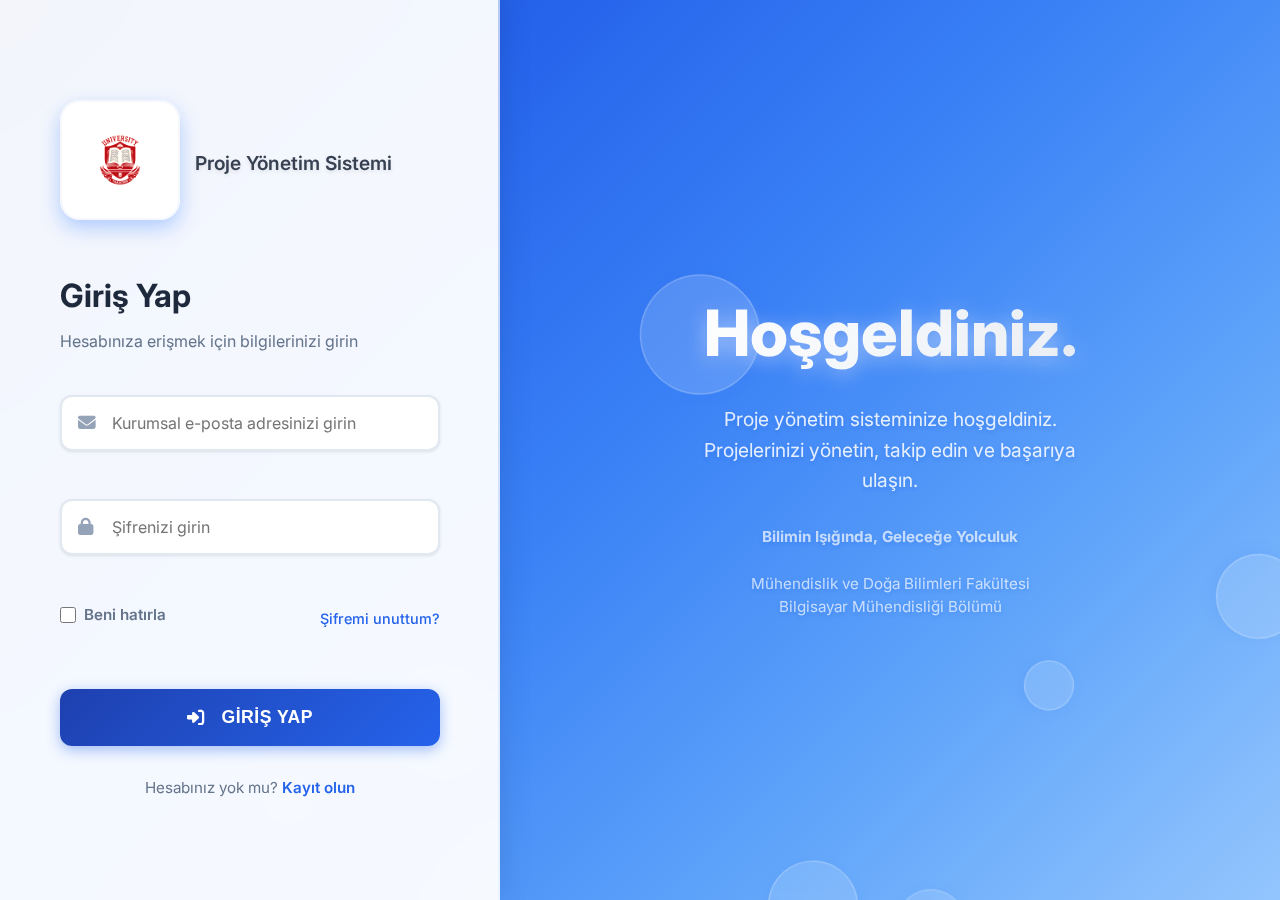
<file: index.html>
<!DOCTYPE html>
<html lang="tr">
<head>
    <meta charset="UTF-8">
    <meta name="viewport" content="width=device-width, initial-scale=1.0">
    <title>Proje Yönetim Sistemi - İSTE</title>
    <meta http-equiv="refresh" content="0; url=pages/auth/login.html">
</head>
<body>
    <p>Yönlendiriliyor... <a href="pages/auth/login.html">Buraya tıklayın</a> eğer otomatik yönlendirme çalışmazsa.</p>
</body>
</html>
</file>
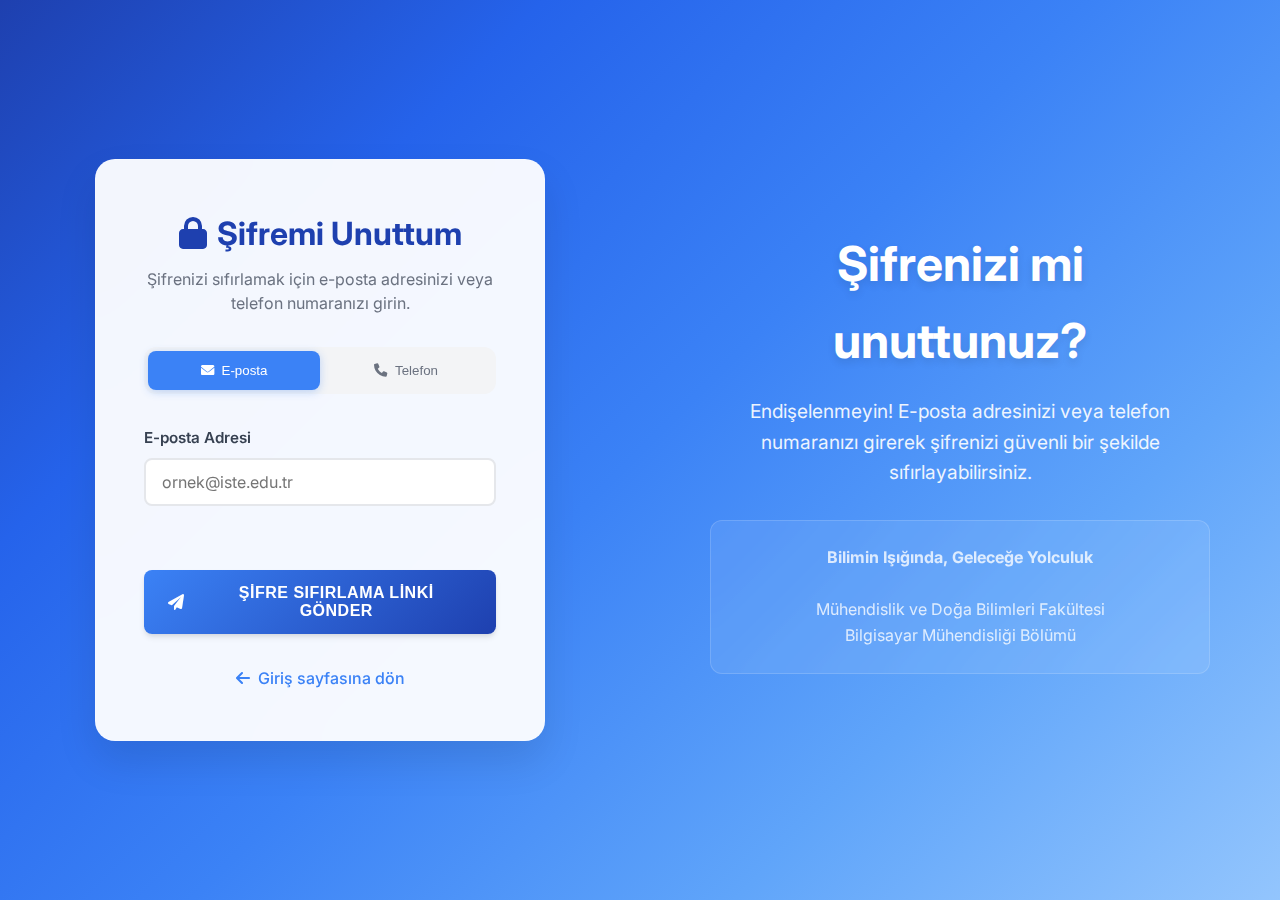
<file: pages/auth/forgot_password.html>
<!DOCTYPE html>
<html lang="tr">
<head>
    <meta charset="UTF-8">
    <meta name="viewport" content="width=device-width, initial-scale=1.0">
    <title>Şifremi Unuttum - Proje Yönetim Sistemi</title>
    <link rel="stylesheet" href="../../assets/css/style.css">
    <link rel="stylesheet" href="https://cdnjs.cloudflare.com/ajax/libs/font-awesome/6.0.0/css/all.min.css">
    <style>
        .forgot-password-container {
            display: flex;
            height: 100vh;
            background: linear-gradient(135deg, #1e40af 0%, #2563eb 25%, #3b82f6 50%, #60a5fa 75%, #93c5fd 100%);
            overflow: hidden;
        }

        .left-panel {
            flex: 1;
            display: flex;
            align-items: center;
            justify-content: center;
            padding: 2rem;
            position: relative;
            z-index: 3;
        }

        .forgot-password-box {
            background: rgba(255, 255, 255, 0.95);
            backdrop-filter: blur(20px);
            border-radius: 20px;
            padding: 3rem;
            width: 100%;
            max-width: 450px;
            box-shadow: 0 20px 40px rgba(0, 0, 0, 0.1);
            border: 1px solid rgba(255, 255, 255, 0.2);
            animation: fadeInUp 0.6s ease-out;
        }

        .forgot-password-header {
            text-align: center;
            margin-bottom: 2rem;
        }

        .forgot-password-header h1 {
            color: #1e40af;
            font-size: 2rem;
            font-weight: 700;
            margin-bottom: 0.5rem;
        }

        .forgot-password-header p {
            color: #6b7280;
            font-size: 1rem;
            line-height: 1.5;
        }

        .reset-method-tabs {
            display: flex;
            margin-bottom: 2rem;
            background: #f3f4f6;
            border-radius: 12px;
            padding: 4px;
        }

        .tab-button {
            flex: 1;
            padding: 12px 16px;
            border: none;
            background: transparent;
            border-radius: 8px;
            cursor: pointer;
            font-weight: 500;
            transition: all 0.3s ease;
            color: #6b7280;
        }

        .tab-button.active {
            background: #3b82f6;
            color: white;
            box-shadow: 0 2px 8px rgba(59, 130, 246, 0.3);
        }

        .tab-content {
            display: none;
        }

        .tab-content.active {
            display: block;
        }

        .form-group {
            margin-bottom: 1.5rem;
        }

        .form-group label {
            display: block;
            margin-bottom: 0.5rem;
            font-weight: 600;
            color: #374151;
        }

        .form-input {
            width: 100%;
            padding: 12px 16px;
            border: 2px solid #e5e7eb;
            border-radius: 8px;
            font-size: 1rem;
            transition: all 0.3s ease;
            background: white;
        }

        .form-input:focus {
            outline: none;
            border-color: #3b82f6;
            box-shadow: 0 0 0 3px rgba(59, 130, 246, 0.1);
        }

        .reset-button {
            width: 100%;
            padding: 14px 24px;
            background: linear-gradient(135deg, #3b82f6, #1e40af);
            color: white;
            border: none;
            border-radius: 8px;
            font-size: 1rem;
            font-weight: 600;
            cursor: pointer;
            transition: all 0.3s ease;
            margin-top: 1rem;
        }

        .reset-button:hover {
            transform: translateY(-2px);
            box-shadow: 0 8px 20px rgba(59, 130, 246, 0.3);
        }

        .reset-button:disabled {
            opacity: 0.6;
            cursor: not-allowed;
            transform: none;
        }

        .back-to-login {
            text-align: center;
            margin-top: 2rem;
        }

        .back-to-login a {
            color: #3b82f6;
            text-decoration: none;
            font-weight: 500;
            transition: color 0.3s ease;
        }

        .back-to-login a:hover {
            color: #1e40af;
        }

        .success-message {
            background: #d1fae5;
            border: 1px solid #10b981;
            color: #065f46;
            padding: 1rem;
            border-radius: 8px;
            margin-top: 1rem;
            display: none;
        }

        .error-message {
            background: #fee2e2;
            border: 1px solid #ef4444;
            color: #991b1b;
            padding: 1rem;
            border-radius: 8px;
            margin-top: 1rem;
            display: none;
        }

        .right-panel {
            flex: 1;
            display: flex;
            align-items: center;
            justify-content: center;
            padding: 2rem;
            position: relative;
            z-index: 2;
        }

        .welcome-content {
            text-align: center;
            color: white;
            max-width: 500px;
        }

        .welcome-title {
            font-size: 3rem;
            font-weight: 700;
            margin-bottom: 1rem;
            text-shadow: 0 4px 8px rgba(0, 0, 0, 0.1);
        }

        .welcome-subtitle {
            font-size: 1.2rem;
            line-height: 1.6;
            margin-bottom: 2rem;
            opacity: 0.9;
        }

        .university-info {
            background: rgba(255, 255, 255, 0.1);
            backdrop-filter: blur(10px);
            padding: 1.5rem;
            border-radius: 12px;
            border: 1px solid rgba(255, 255, 255, 0.2);
        }

        @keyframes fadeInUp {
            from {
                opacity: 0;
                transform: translateY(30px);
            }
            to {
                opacity: 1;
                transform: translateY(0);
            }
        }

        @media (max-width: 768px) {
            .forgot-password-container {
                flex-direction: column;
            }
            
            .right-panel {
                display: none;
            }
            
            .forgot-password-box {
                margin: 1rem;
                padding: 2rem;
            }
        }
    </style>
</head>
<body>
    <div class="forgot-password-container">
        <!-- Left Panel - Form -->
        <div class="left-panel">
            <div class="forgot-password-box">
                <div class="forgot-password-header">
                    <h1><i class="fas fa-lock" style="margin-right: 10px;"></i>Şifremi Unuttum</h1>
                    <p>Şifrenizi sıfırlamak için e-posta adresinizi veya telefon numaranızı girin.</p>
                </div>

                <div class="reset-method-tabs">
                    <button class="tab-button active" onclick="switchTab('email')">
                        <i class="fas fa-envelope" style="margin-right: 8px;"></i>E-posta
                    </button>
                    <button class="tab-button" onclick="switchTab('phone')">
                        <i class="fas fa-phone" style="margin-right: 8px;"></i>Telefon
                    </button>
                </div>

                <!-- Email Tab -->
                <div id="email-tab" class="tab-content active">
                    <form id="emailForm">
                        <div class="form-group">
                            <label for="email">E-posta Adresi</label>
                            <input type="email" id="email" class="form-input" placeholder="ornek@iste.edu.tr" required>
                        </div>
                        <button type="submit" class="reset-button" id="emailResetButton">
                            <i class="fas fa-paper-plane" style="margin-right: 8px;"></i>Şifre Sıfırlama Linki Gönder
                        </button>
                    </form>
                </div>

                <!-- Phone Tab -->
                <div id="phone-tab" class="tab-content">
                    <form id="phoneForm">
                        <div class="form-group">
                            <label for="phone">Telefon Numarası</label>
                            <input type="tel" id="phone" class="form-input" placeholder="0555 123 45 67" required>
                        </div>
                        <button type="submit" class="reset-button" id="phoneResetButton">
                            <i class="fas fa-sms" style="margin-right: 8px;"></i>SMS ile Şifre Gönder
                        </button>
                    </form>
                </div>

                <div id="successMessage" class="success-message">
                    <i class="fas fa-check-circle" style="margin-right: 8px;"></i>
                    <span id="successText"></span>
                </div>

                <div id="errorMessage" class="error-message">
                    <i class="fas fa-exclamation-circle" style="margin-right: 8px;"></i>
                    <span id="errorText"></span>
                </div>

                <div class="back-to-login">
                    <a href="login.html">
                        <i class="fas fa-arrow-left" style="margin-right: 8px;"></i>Giriş sayfasına dön
                    </a>
                </div>
            </div>
        </div>

        <!-- Right Panel - Welcome -->
        <div class="right-panel">
            <div class="welcome-content">
                <h1 class="welcome-title">Şifrenizi mi unuttunuz?</h1>
                <p class="welcome-subtitle">
                    Endişelenmeyin! E-posta adresinizi veya telefon numaranızı girerek şifrenizi güvenli bir şekilde sıfırlayabilirsiniz.
                </p>
                <div class="university-info">
                    <strong>Bilimin Işığında, Geleceğe Yolculuk</strong><br>
                    Mühendislik ve Doğa Bilimleri Fakültesi<br>
                    Bilgisayar Mühendisliği Bölümü
                </div>
            </div>
        </div>
    </div>

    <script>
        function switchTab(tabName) {
            // Remove active class from all tabs and contents
            document.querySelectorAll('.tab-button').forEach(btn => btn.classList.remove('active'));
            document.querySelectorAll('.tab-content').forEach(content => content.classList.remove('active'));
            
            // Add active class to selected tab and content
            document.querySelector(`[onclick="switchTab('${tabName}')"]`).classList.add('active');
            document.getElementById(`${tabName}-tab`).classList.add('active');
            
            // Clear messages
            clearMessages();
        }

        function clearMessages() {
            document.getElementById('successMessage').style.display = 'none';
            document.getElementById('errorMessage').style.display = 'none';
        }

        function showSuccess(message) {
            const successDiv = document.getElementById('successMessage');
            const successText = document.getElementById('successText');
            successText.textContent = message;
            successDiv.style.display = 'block';
            document.getElementById('errorMessage').style.display = 'none';
        }

        function showError(message) {
            const errorDiv = document.getElementById('errorMessage');
            const errorText = document.getElementById('errorText');
            errorText.textContent = message;
            errorDiv.style.display = 'block';
            document.getElementById('successMessage').style.display = 'none';
        }

        // Email form submission
        document.getElementById('emailForm').addEventListener('submit', async function(e) {
            e.preventDefault();
            
            const email = document.getElementById('email').value.trim();
            const button = document.getElementById('emailResetButton');
            
            if (!email) {
                showError('Lütfen e-posta adresinizi girin.');
                return;
            }

            if (!validateEmail(email)) {
                showError('Geçerli bir e-posta adresi girin.');
                return;
            }

            button.disabled = true;
            button.innerHTML = '<i class="fas fa-spinner fa-spin" style="margin-right: 8px;"></i>Gönderiliyor...';

            try {
                const response = await fetch('../../api/auth.php', {
                    method: 'POST',
                    headers: { 'Content-Type': 'application/json' },
                    body: JSON.stringify({
                        action: 'forgotPassword',
                        email: email
                    })
                });

                const result = await response.json();

                if (result.success) {
                    showSuccess(result.message);
                    if (result.tempPassword) {
                        showSuccess(`Geçici şifreniz: ${result.tempPassword}`);
                    }
                } else {
                    showError(result.message);
                }
            } catch (error) {
                showError('Bir hata oluştu. Lütfen tekrar deneyin.');
            }

            button.disabled = false;
            button.innerHTML = '<i class="fas fa-paper-plane" style="margin-right: 8px;"></i>Şifre Sıfırlama Linki Gönder';
        });

        // Phone form submission
        document.getElementById('phoneForm').addEventListener('submit', async function(e) {
            e.preventDefault();
            
            const phone = document.getElementById('phone').value.trim();
            const button = document.getElementById('phoneResetButton');
            
            if (!phone) {
                showError('Lütfen telefon numaranızı girin.');
                return;
            }

            if (!validatePhone(phone)) {
                showError('Geçerli bir telefon numarası girin.');
                return;
            }

            button.disabled = true;
            button.innerHTML = '<i class="fas fa-spinner fa-spin" style="margin-right: 8px;"></i>Gönderiliyor...';

            try {
                const response = await fetch('../../api/auth.php', {
                    method: 'POST',
                    headers: { 'Content-Type': 'application/json' },
                    body: JSON.stringify({
                        action: 'forgotPasswordByPhone',
                        phone: phone
                    })
                });

                const result = await response.json();

                if (result.success) {
                    showSuccess(result.message);
                    if (result.tempPassword) {
                        showSuccess(`Geçici şifreniz: ${result.tempPassword}`);
                    }
                } else {
                    showError(result.message);
                }
            } catch (error) {
                showError('Bir hata oluştu. Lütfen tekrar deneyin.');
            }

            button.disabled = false;
            button.innerHTML = '<i class="fas fa-sms" style="margin-right: 8px;"></i>SMS ile Şifre Gönder';
        });

        function validateEmail(email) {
            const re = /^[^\s@]+@[^\s@]+\.[^\s@]+$/;
            return re.test(email);
        }

        function validatePhone(phone) {
            const re = /^[0-9\s\-\+\(\)]{10,}$/;
            return re.test(phone);
        }
    </script>
</body>
</html>
</file>
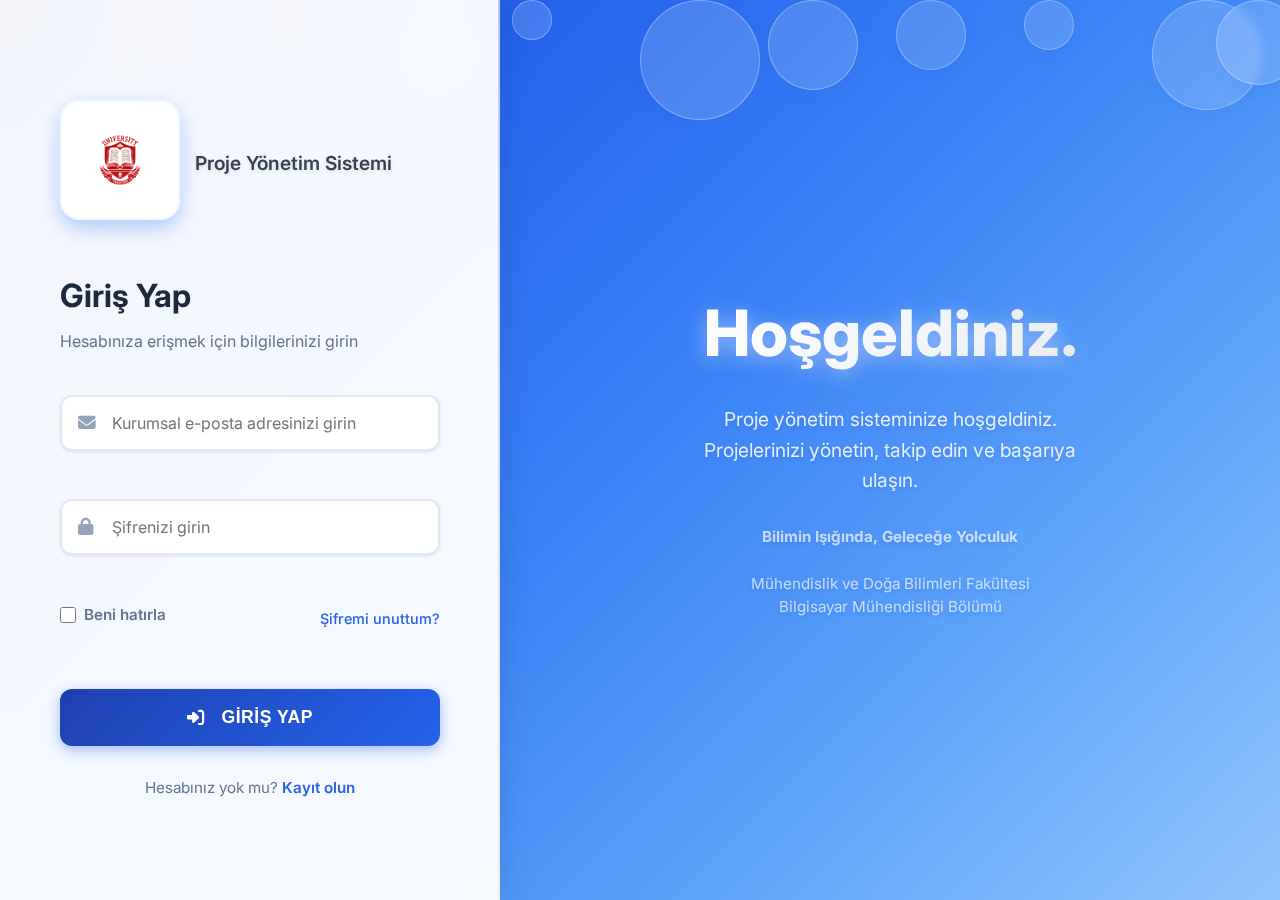
<file: pages/auth/login.html>
<!DOCTYPE html>
<html lang="tr">
<head>
    <meta charset="UTF-8">
    <meta name="viewport" content="width=device-width, initial-scale=1.0">
    <title>Proje Yönetim Sistemi - Giriş</title>
    <link rel="stylesheet" href="/assets/css/style.css">
    <style>
      * {
        margin: 0;
        padding: 0;
        box-sizing: border-box;
      }

      body {
        font-family: 'Inter', -apple-system, BlinkMacSystemFont, 'Segoe UI', sans-serif;
        overflow: hidden;
        height: 100vh;
        background: #f5f7fa;
      }

      .login-container {
        display: flex;
        height: 100vh;
        position: relative;
        background: linear-gradient(135deg, #1e40af 0%, #2563eb 25%, #3b82f6 50%, #60a5fa 75%, #93c5fd 100%);
        overflow: hidden;
      }

      /* Floating Bubbles */
      .bubbles {
        position: absolute;
        width: 100%;
        height: 100%;
        z-index: 2;
        overflow: hidden;
      }

      .bubble {
        position: absolute;
        border-radius: 50%;
        background: rgba(255, 255, 255, 0.15);
        animation: floatBubble 20s infinite ease-in-out;
        backdrop-filter: blur(5px);
        border: 1px solid rgba(255, 255, 255, 0.3);
        box-shadow: 0 4px 15px rgba(37, 99, 235, 0.1);
      }

      .bubble:nth-child(1) {
        width: 80px;
        height: 80px;
        left: 10%;
        animation-delay: 0s;
        animation-duration: 25s;
      }

      .bubble:nth-child(2) {
        width: 60px;
        height: 60px;
        left: 20%;
        animation-delay: -5s;
        animation-duration: 20s;
      }

      .bubble:nth-child(3) {
        width: 100px;
        height: 100px;
        left: 30%;
        animation-delay: -10s;
        animation-duration: 30s;
      }

      .bubble:nth-child(4) {
        width: 40px;
        height: 40px;
        left: 40%;
        animation-delay: -15s;
        animation-duration: 18s;
      }

      .bubble:nth-child(5) {
        width: 120px;
        height: 120px;
        left: 50%;
        animation-delay: -20s;
        animation-duration: 35s;
      }

      .bubble:nth-child(6) {
        width: 90px;
        height: 90px;
        left: 60%;
        animation-delay: -25s;
        animation-duration: 22s;
      }

      .bubble:nth-child(7) {
        width: 70px;
        height: 70px;
        left: 70%;
        animation-delay: -30s;
        animation-duration: 28s;
      }

      .bubble:nth-child(8) {
        width: 50px;
        height: 50px;
        left: 80%;
        animation-delay: -35s;
        animation-duration: 15s;
      }

      .bubble:nth-child(9) {
        width: 110px;
        height: 110px;
        left: 90%;
        animation-delay: -40s;
        animation-duration: 40s;
      }

      .bubble:nth-child(10) {
        width: 85px;
        height: 85px;
        left: 95%;
        animation-delay: -45s;
        animation-duration: 32s;
      }

      @keyframes floatBubble {
        0% {
          transform: translateY(100vh) rotate(0deg);
          opacity: 0;
        }
        10% {
          opacity: 1;
        }
        90% {
          opacity: 1;
        }
        100% {
          transform: translateY(-100px) rotate(360deg);
          opacity: 0;
        }
      }

      /* Left Panel - Form */
      .left-panel {
        flex: 1;
        max-width: 500px;
        background: rgba(255, 255, 255, 0.95);
        backdrop-filter: blur(20px);
        display: flex;
        flex-direction: column;
        justify-content: center;
        padding: 60px;
        position: relative;
        z-index: 20;
        box-shadow: 2px 0 30px rgba(0, 0, 0, 0.1);
      }

      .left-panel::before {
        content: '';
        position: absolute;
        top: 0;
        right: 0;
        width: 2px;
        height: 100%;
        background: linear-gradient(180deg, 
          rgba(37, 99, 235, 0.3) 0%,
          rgba(59, 130, 246, 0.2) 50%,
          rgba(147, 197, 253, 0.1) 100%
        );
      }

      /* Right Panel - Welcome */
      .right-panel {
        flex: 1;
        display: flex;
        flex-direction: column;
        justify-content: center;
        align-items: center;
        color: white;
        text-align: center;
        position: relative;
        z-index: 20;
        padding: 60px;
        background: transparent;
      }

      .logo-section {
        display: flex;
        align-items: center;
        gap: 15px;
        margin-bottom: 50px;
      }

      .logo {
        width: 50px;
        height: 50px;
        border-radius: 12px;
        box-shadow: 0 8px 20px rgba(37, 99, 235, 0.3);
        border: 2px solid rgba(255, 255, 255, 0.2);
      }

      .logo-text {
        font-size: 1.4rem;
        font-weight: 700;
        color: #1e293b;
        text-shadow: 0 2px 4px rgba(0, 0, 0, 0.1);
      }

      .form-title {
        font-size: 2rem;
        font-weight: 700;
        color: #1e293b;
        margin-bottom: 8px;
      }

      .form-subtitle {
        color: #64748b;
        margin-bottom: 40px;
        font-size: 1rem;
      }

      .form-group {
        margin-bottom: 24px;
        position: relative;
      }

      .form-input {
        width: 100%;
        padding: 16px 20px 16px 50px;
        border: 2px solid #e2e8f0;
        border-radius: 12px;
        font-size: 1rem;
        background: #ffffff;
        transition: all 0.3s ease;
        outline: none;
        box-shadow: 0 1px 3px rgba(0, 0, 0, 0.1);
      }

      .form-input:focus {
        border-color: #2563eb;
        background: white;
        box-shadow: 0 0 0 3px rgba(37, 99, 235, 0.1), 0 4px 6px rgba(0, 0, 0, 0.1);
        transform: translateY(-1px);
      }

      .input-icon {
        position: absolute;
        left: 18px;
        top: 50%;
        transform: translateY(-50%);
        color: #94a3b8;
        font-size: 1.1rem;
        transition: color 0.3s ease;
      }

      .form-input:focus + .input-icon {
        color: #2563eb;
      }

      .remember-forgot {
        display: flex;
        justify-content: space-between;
        align-items: center;
        margin-bottom: 30px;
        font-size: 0.9rem;
      }

      .remember-group {
        display: flex;
        align-items: center;
        gap: 8px;
        color: #64748b;
      }

      .remember-checkbox {
        width: 16px;
        height: 16px;
        accent-color: #2563eb;
      }

      .forgot-link {
        color: #2563eb;
        text-decoration: none;
        font-weight: 500;
      }

      .forgot-link:hover {
        text-decoration: underline;
      }

      .login-button {
        width: 100%;
        background: linear-gradient(135deg, #1e40af, #2563eb);
        color: white;
        border: none;
        padding: 18px;
        border-radius: 12px;
        font-size: 1.1rem;
        font-weight: 600;
        cursor: pointer;
        transition: all 0.3s ease;
        margin-bottom: 30px;
        box-shadow: 0 4px 14px rgba(37, 99, 235, 0.4);
      }

      .login-button:hover {
        transform: translateY(-2px);
        box-shadow: 0 8px 25px rgba(37, 99, 235, 0.5);
        background: linear-gradient(135deg, #2563eb, #3b82f6);
      }

      .login-button:active {
        transform: translateY(0);
      }

      .login-button:disabled {
        opacity: 0.7;
        cursor: not-allowed;
        transform: none;
      }

      .register-link {
        text-align: center;
        color: #64748b;
        font-size: 0.95rem;
      }

      .register-link a {
        color: #2563eb;
        text-decoration: none;
        font-weight: 600;
      }

      .register-link a:hover {
        text-decoration: underline;
      }

      /* Right Panel Content */
      .welcome-content {
        max-width: 400px;
        text-shadow: 0 2px 4px rgba(37, 99, 235, 0.3);
      }

      .welcome-title {
        font-size: 4rem;
        font-weight: 800;
        margin-bottom: 20px;
        background: linear-gradient(135deg, #ffffff 0%, #f1f5f9 50%, #e2e8f0 100%);
        -webkit-background-clip: text;
        -webkit-text-fill-color: transparent;
        background-clip: text;
        text-shadow: 0 4px 20px rgba(255, 255, 255, 0.5);
        filter: drop-shadow(0 2px 4px rgba(37, 99, 235, 0.3));
      }

      .welcome-subtitle {
        font-size: 1.2rem;
        opacity: 0.95;
        line-height: 1.6;
        margin-bottom: 30px;
        color: rgba(255, 255, 255, 0.9);
      }

      .university-info {
        font-size: 0.95rem;
        opacity: 0.85;
        line-height: 1.5;
        color: rgba(255, 255, 255, 0.8);
      }

      /* Error messages */
      .error-message {
        color: #e74c3c;
        font-size: 0.85rem;
        margin-top: 6px;
        display: none;
      }

      .error-message.show {
        display: block;
      }

      .form-input.error {
        border-color: #e74c3c;
        background: #fef2f2;
      }

      /* Loading and success states */
      .login-button.loading {
        position: relative;
        color: transparent;
      }

      .login-button.loading::after {
        content: '';
        position: absolute;
        top: 50%;
        left: 50%;
        transform: translate(-50%, -50%);
        width: 20px;
        height: 20px;
        border: 2px solid rgba(255, 255, 255, 0.3);
        border-top: 2px solid white;
        border-radius: 50%;
        animation: spin 1s linear infinite;
      }

      .login-button.success {
        background: linear-gradient(135deg, #27ae60, #2ecc71);
      }

      /* Shake animation */
      .shake {
        animation: shake 0.5s ease-in-out;
      }

      @keyframes shake {
        0%, 100% { transform: translateX(0); }
        25% { transform: translateX(-8px); }
        75% { transform: translateX(8px); }
      }

      @keyframes spin {
        0% { transform: translate(-50%, -50%) rotate(0deg); }
        100% { transform: translate(-50%, -50%) rotate(360deg); }
      }

      /* Responsive Design */
      @media (max-width: 768px) {
        .login-container {
          flex-direction: column;
        }

        .left-panel {
          max-width: none;
          padding: 40px 30px;
        }

        .left-panel::before {
          display: none;
        }

        .right-panel {
          padding: 40px 30px;
          min-height: 50vh;
        }

        .welcome-title {
          font-size: 2.5rem;
        }

        .form-title {
          font-size: 1.5rem;
        }
      }

      @media (max-width: 480px) {
        .left-panel, .right-panel {
          padding: 30px 20px;
        }

        .welcome-title {
          font-size: 2rem;
        }

        .welcome-subtitle {
          font-size: 1rem;
        }
      }
    </style>
</head>
<body>
  <div class="login-container">
    <!-- Floating Bubbles -->
    <div class="bubbles">
      <div class="bubble"></div>
      <div class="bubble"></div>
      <div class="bubble"></div>
      <div class="bubble"></div>
      <div class="bubble"></div>
      <div class="bubble"></div>
      <div class="bubble"></div>
      <div class="bubble"></div>
      <div class="bubble"></div>
      <div class="bubble"></div>
    </div>

    <!-- Left Panel - Login Form -->
    <div class="left-panel">
      <div class="logo-section">
        <img src="/assets/images/uniLogo.png" alt="İSTÜ" class="logo">
        <div class="logo-text">Proje Yönetim Sistemi</div>
      </div>

      <div class="form-title">Giriş Yap</div>
      <div class="form-subtitle">Hesabınıza erişmek için bilgilerinizi girin</div>

      <form id="loginForm">
        <div class="form-group">
          <input type="email" id="email" name="email" class="form-input" placeholder="Kurumsal e-posta adresinizi girin" required>
          <i class="fas fa-envelope input-icon"></i>
          <div class="error-message" id="email-error">E-posta gereklidir</div>
        </div>

        <div class="form-group">
          <input type="password" id="password" name="password" class="form-input" placeholder="Şifrenizi girin" required>
          <i class="fas fa-lock input-icon"></i>
          <div class="error-message" id="password-error">Şifre gereklidir</div>
        </div>

        <div class="remember-forgot">
          <label class="remember-group">
            <input type="checkbox" id="remember" name="remember" class="remember-checkbox">
            <span>Beni hatırla</span>
          </label>
          <a href="forgot_password.html" class="forgot-link">Şifremi unuttum?</a>
        </div>

        <button type="submit" class="login-button" id="loginButton">
          <i class="fas fa-sign-in-alt" style="margin-right: 8px;"></i>
          Giriş Yap
        </button>
      </form>

      <div class="register-link">
        Hesabınız yok mu? <a href="register.html" id="registerLink">Kayıt olun</a>
      </div>
    </div>

    <!-- Right Panel - Welcome Section -->
    <div class="right-panel">
      <div class="welcome-content">
        <h1 class="welcome-title">Hoşgeldiniz.</h1>
        <p class="welcome-subtitle">
          Proje yönetim sisteminize hoşgeldiniz. Projelerinizi yönetin, takip edin ve başarıya ulaşın.
        </p>
        <div class="university-info">
          <strong>Bilimin Işığında, Geleceğe Yolculuk</strong><br>
          Mühendislik ve Doğa Bilimleri Fakültesi<br>
          Bilgisayar Mühendisliği Bölümü
        </div>
      </div>
    </div>
  </div>



  <script>
    // Utility functions
    function showError(fieldId, message) {
      const field = document.getElementById(fieldId);
      const errorDiv = document.getElementById(fieldId + '-error');
      
      if (field && errorDiv) {
        field.classList.add('error');
        errorDiv.textContent = message;
        errorDiv.classList.add('show');
      }
    }

    function clearErrors() {
      const fields = document.querySelectorAll('.form-input');
      const errors = document.querySelectorAll('.error-message');
      
      fields.forEach(field => field.classList.remove('error'));
      errors.forEach(error => error.classList.remove('show'));
    }

    function validateEmail(email) {
      const re = /^[^\s@]+@[^\s@]+\.[^\s@]+$/;
      return re.test(email);
    }



    // DOM Content Loaded
    document.addEventListener('DOMContentLoaded', function() {
      
      // Form handling
      const loginForm = document.getElementById('loginForm');
      if (loginForm) {
        loginForm.addEventListener('submit', async function(e) {
          e.preventDefault();
          
          const email = document.getElementById('email').value.trim();
          const password = document.getElementById('password').value.trim();
          const button = document.getElementById('loginButton');
          const leftPanel = document.querySelector('.left-panel');
          
          // Reset previous errors
          clearErrors();
          
          // Validation
          let hasError = false;
          
          if (!email) {
            showError('email', 'E-posta gereklidir');
            hasError = true;
          } else if (!validateEmail(email)) {
            showError('email', 'Geçersiz e-posta girin');
            hasError = true;
          }
          
          if (!password) {
            showError('password', 'Şifre gereklidir');
            hasError = true;
          }
          
          if (hasError) {
            if (leftPanel) {
              leftPanel.classList.add('shake');
              setTimeout(() => leftPanel.classList.remove('shake'), 500);
            }
            return;
          }
          
          // Loading state
          if (button) {
            button.classList.add('loading');
            button.disabled = true;
          }
          
          try {
            // Backend'e login isteği gönder
            const response = await fetch('/api/auth.php', {
              method: 'POST',
              headers: {
                'Content-Type': 'application/json',
              },
              body: JSON.stringify({
                action: 'login',
                email: email,
                password: password
              })
            });
            
            const result = await response.json();
            
            if (result.success) {
              // Başarılı giriş
              if (button) {
                button.classList.remove('loading');
                button.classList.add('success');
                button.innerHTML = '<i class="fas fa-check" style="margin-right: 8px;"></i>Başarılı! Yönlendiriliyor...';
              }
              
              // Kullanıcı bilgilerini sakla
              localStorage.setItem('userLoggedIn', 'true');
              localStorage.setItem('currentUser', result.user.full_name);
              localStorage.setItem('userRole', result.user.role);
              localStorage.setItem('username', result.user.username);
              localStorage.setItem('userId', result.user.id);
              
              // Role göre yönlendir
              setTimeout(() => {
                if (result.user.role === 'admin') {
                  window.location.href = '/pages/dashboard/admin_dashboard.html';
                } else {
                  window.location.href = '/pages/dashboard/dashboard.html';
                }
              }, 1500);
              
            } else {
              // Hata
              if (button) {
                button.classList.remove('loading');
                button.disabled = false;
                button.innerHTML = '<i class="fas fa-sign-in-alt" style="margin-right: 8px;"></i>Giriş Yap';
              }
              
              showError('password', result.message || 'Giriş başarısız');
              if (leftPanel) {
                leftPanel.classList.add('shake');
                setTimeout(() => leftPanel.classList.remove('shake'), 500);
              }
            }
          } catch (error) {
            // Bağlantı hatası durumunda eski yöntemi kullan
            console.log('Backend bağlantısı başarısız, demo modunda çalışıyor...');
            
            setTimeout(() => {
              if (email === 'admin@example.com' && password === 'admin123') {
                // Admin Success
                if (button) {
                  button.classList.remove('loading');
                  button.classList.add('success');
                  button.innerHTML = '<i class="fas fa-check" style="margin-right: 8px;"></i>Admin Girişi! Yönlendiriliyor...';
                }
                
                localStorage.setItem('userLoggedIn', 'true');
                localStorage.setItem('currentUser', 'Admin');
                localStorage.setItem('userRole', 'admin');
                localStorage.setItem('username', email);
                
                setTimeout(() => {
                  window.location.href = 'admin_dashboard.html';
                }, 1500);
                
              } else if (email === 'demo@example.com' && password === 'demo123') {
                // User Success
                if (button) {
                  button.classList.remove('loading');
                  button.classList.add('success');
                  button.innerHTML = '<i class="fas fa-check" style="margin-right: 8px;"></i>Başarılı! Yönlendiriliyor...';
                }
                
                localStorage.setItem('userLoggedIn', 'true');
                localStorage.setItem('currentUser', 'Demo Kullanıcı');
                localStorage.setItem('userRole', 'user');
                localStorage.setItem('username', email);
                
                setTimeout(() => {
                  window.location.href = 'dashboard.html';
                }, 1500);
                
              } else {
                // Error
                if (button) {
                  button.classList.remove('loading');
                  button.disabled = false;
                  button.innerHTML = '<i class="fas fa-sign-in-alt" style="margin-right: 8px;"></i>Giriş Yap';
                }
                
                showError('password', 'Geçersiz kullanıcı adı veya şifre');
                if (leftPanel) {
                  leftPanel.classList.add('shake');
                  setTimeout(() => leftPanel.classList.remove('shake'), 500);
                }
              }
            }, 1000);
          }
        });
      }

      // Clear errors on input
      const emailInput = document.getElementById('email');
      const passwordInput = document.getElementById('password');
      
      if (emailInput) {
        emailInput.addEventListener('input', function() {
          this.classList.remove('error');
          const errorDiv = document.getElementById('email-error');
          if (errorDiv) errorDiv.classList.remove('show');
        });
      }

      if (passwordInput) {
        passwordInput.addEventListener('input', function() {
          this.classList.remove('error');
          const errorDiv = document.getElementById('password-error');
          if (errorDiv) errorDiv.classList.remove('show');
        });
      }

      // Demo credentials quick fill (Ctrl+D)
      document.addEventListener('keydown', function(e) {
        if (e.ctrlKey && e.key === 'd') {
          e.preventDefault();
          if (emailInput) emailInput.value = 'demo@example.com';
          if (passwordInput) passwordInput.value = 'demo123';
          clearErrors();
        }
      });

      // Input focus effects
      document.querySelectorAll('.form-input').forEach(input => {
        input.addEventListener('focus', function() {
          this.parentElement.classList.add('focused');
        });

        input.addEventListener('blur', function() {
          this.parentElement.classList.remove('focused');
        });
      });

      // Register link with smooth transition
      const registerLink = document.getElementById('registerLink');
      if (registerLink) {
        registerLink.addEventListener('click', function(e) {
          e.preventDefault();
          
          document.body.style.transition = 'opacity 0.5s ease';
          document.body.style.opacity = '0';
          
          setTimeout(() => {
            window.location.href = 'register.html';
          }, 500);
        });
      }



    });
  </script>
</body>
</html>
</file>
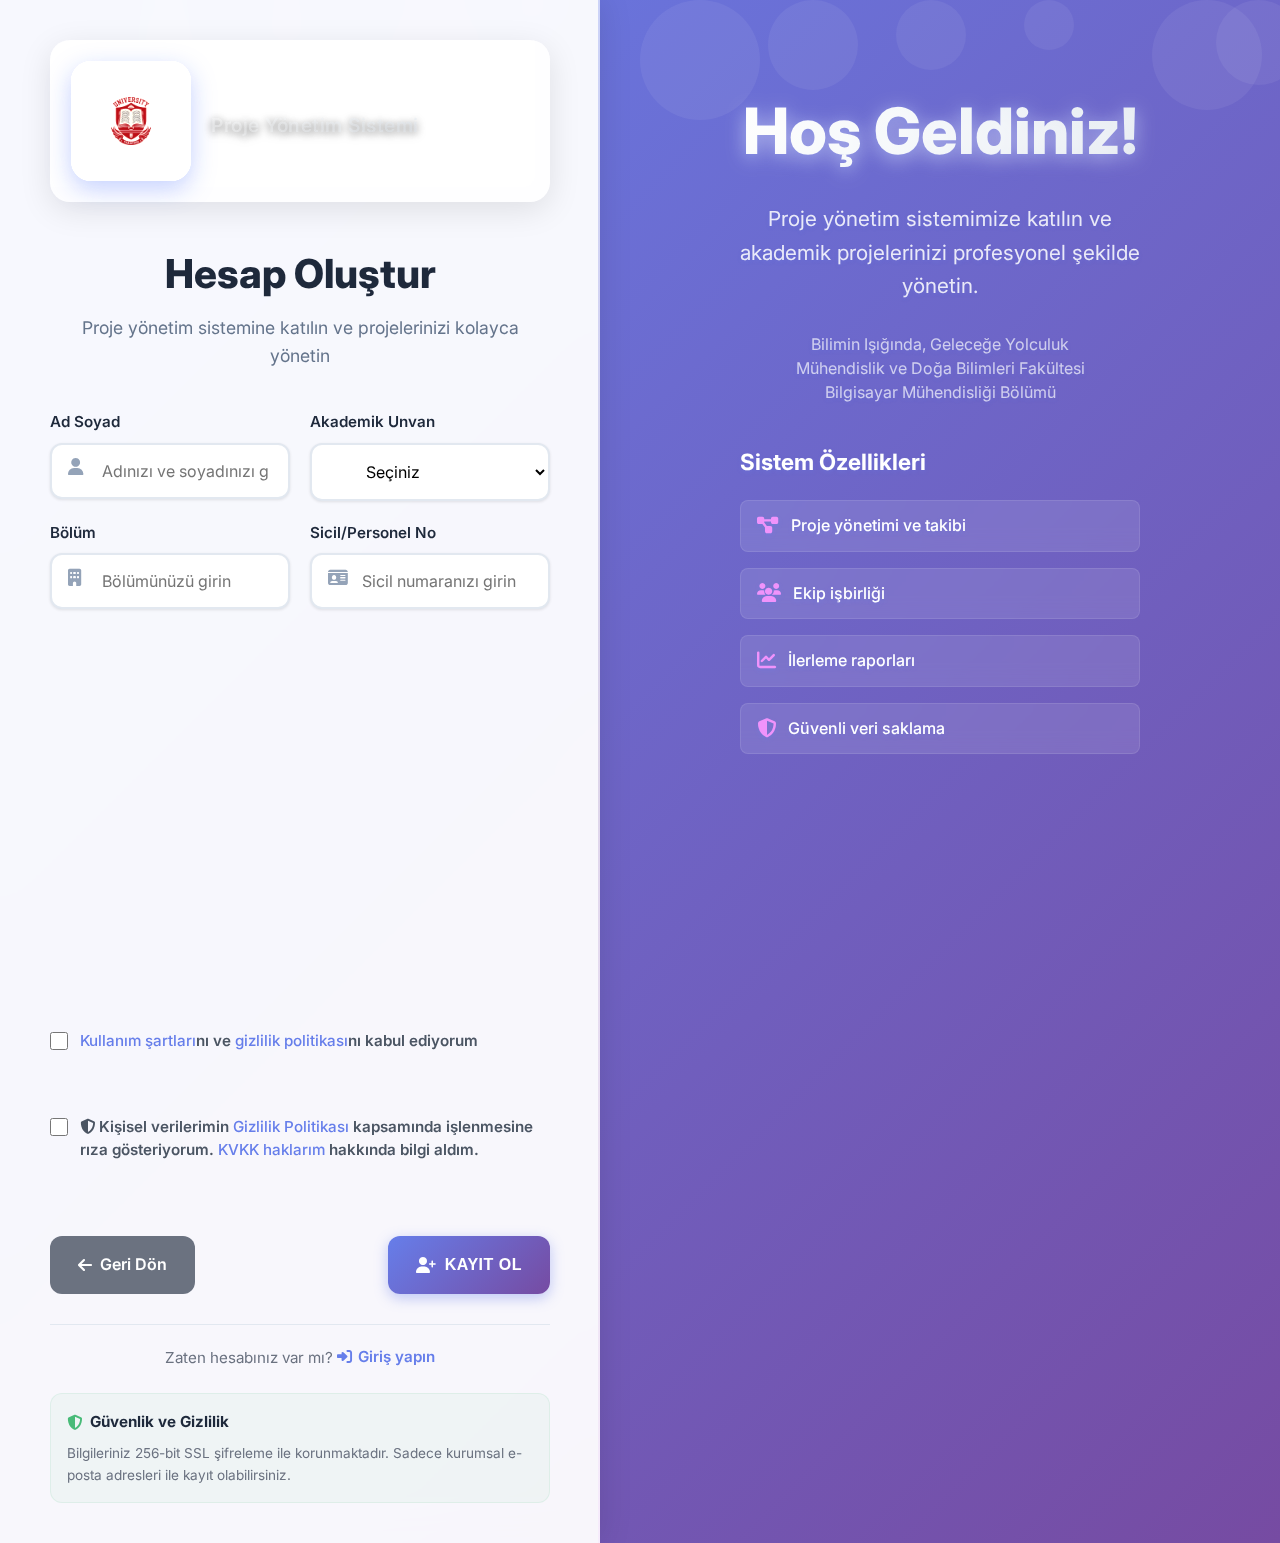
<file: pages/auth/register.html>
<!DOCTYPE html>
<html lang="tr">
<head>
  <meta charset="UTF-8">
  <meta name="viewport" content="width=device-width, initial-scale=1.0">
  <title>Kayıt Ol - Proje Yönetim Sistemi</title>
      <link rel="stylesheet" href="../../assets/css/style.css">
  <link rel="stylesheet" href="https://cdnjs.cloudflare.com/ajax/libs/font-awesome/6.4.0/css/all.min.css">
  <style>
    .register-container {
      display: flex;
      min-height: 100vh;
      background: linear-gradient(135deg, #667eea 0%, #764ba2 100%);
      position: relative;
      overflow: hidden;
    }

    /* Animated background bubbles */
    .bubble {
      position: absolute;
      background: rgba(255, 255, 255, 0.1);
      border-radius: 50%;
      opacity: 0.6;
      animation: floatBubble linear infinite;
    }

    .bubble:nth-child(1) {
      width: 80px;
      height: 80px;
      left: 10%;
      animation-delay: 0s;
      animation-duration: 25s;
    }

    .bubble:nth-child(2) {
      width: 60px;
      height: 60px;
      left: 20%;
      animation-delay: -5s;
      animation-duration: 20s;
    }

    .bubble:nth-child(3) {
      width: 100px;
      height: 100px;
      left: 30%;
      animation-delay: -10s;
      animation-duration: 30s;
    }

    .bubble:nth-child(4) {
      width: 40px;
      height: 40px;
      left: 40%;
      animation-delay: -15s;
      animation-duration: 18s;
    }

    .bubble:nth-child(5) {
      width: 120px;
      height: 120px;
      left: 50%;
      animation-delay: -20s;
      animation-duration: 35s;
    }

    .bubble:nth-child(6) {
      width: 90px;
      height: 90px;
      left: 60%;
      animation-delay: -25s;
      animation-duration: 22s;
    }

    .bubble:nth-child(7) {
      width: 70px;
      height: 70px;
      left: 70%;
      animation-delay: -30s;
      animation-duration: 28s;
    }

    .bubble:nth-child(8) {
      width: 50px;
      height: 50px;
      left: 80%;
      animation-delay: -35s;
      animation-duration: 15s;
    }

    .bubble:nth-child(9) {
      width: 110px;
      height: 110px;
      left: 90%;
      animation-delay: -40s;
      animation-duration: 40s;
    }

    .bubble:nth-child(10) {
      width: 85px;
      height: 85px;
      left: 95%;
      animation-delay: -45s;
      animation-duration: 32s;
    }

    @keyframes floatBubble {
      0% {
        transform: translateY(100vh) rotate(0deg);
        opacity: 0;
      }
      10% {
        opacity: 1;
      }
      90% {
        opacity: 1;
      }
      100% {
        transform: translateY(-100px) rotate(360deg);
        opacity: 0;
      }
    }

    /* Left Panel - Form */
    .left-panel {
      flex: 1;
      max-width: 600px;
      background: rgba(255, 255, 255, 0.95);
      backdrop-filter: blur(20px);
      display: flex;
      flex-direction: column;
      justify-content: center;
      padding: 40px 50px;
      position: relative;
      z-index: 20;
      box-shadow: 2px 0 30px rgba(0, 0, 0, 0.1);
      overflow-y: auto;
    }

    .left-panel::before {
      content: '';
      position: absolute;
      top: 0;
      right: 0;
      width: 2px;
      height: 100%;
      background: linear-gradient(180deg, 
        rgba(102, 126, 234, 0.3) 0%,
        rgba(118, 75, 162, 0.2) 50%,
        rgba(240, 147, 251, 0.1) 100%
      );
    }

    /* Right Panel - Welcome */
    .right-panel {
      flex: 1;
      display: flex;
      flex-direction: column;
      justify-content: flex-start;
      align-items: center;
      color: white;
      text-align: center;
      position: relative;
      z-index: 20;
      padding: 80px 60px 60px 60px;
      background: transparent;
    }

    .logo-section {
      display: flex;
      align-items: center;
      gap: 20px;
      margin-bottom: 40px;
      padding: 20px;
      background: rgba(255, 255, 255, 0.1);
      border-radius: 20px;
      backdrop-filter: blur(10px);
      border: 1px solid rgba(255, 255, 255, 0.2);
      box-shadow: 0 8px 32px rgba(0, 0, 0, 0.1);
      transition: all 0.3s ease;
    }

    .logo-section:hover {
      transform: translateY(-5px);
      box-shadow: 0 12px 40px rgba(0, 0, 0, 0.15);
      background: rgba(255, 255, 255, 0.15);
    }

    .logo {
      width: 70px;
      height: 70px;
      border-radius: 16px;
      box-shadow: 0 8px 25px rgba(102, 126, 234, 0.4);
      border: 3px solid rgba(255, 255, 255, 0.3);
      transition: all 0.3s ease;
      object-fit: cover;
    }

    .logo:hover {
      transform: scale(1.1);
      box-shadow: 0 12px 35px rgba(102, 126, 234, 0.6);
      border-color: rgba(255, 255, 255, 0.5);
    }

    .logo-text {
      font-size: 1.8rem;
      font-weight: 800;
      color: white;
      text-shadow: 0 2px 8px rgba(0, 0, 0, 0.3);
      letter-spacing: 0.5px;
      background: linear-gradient(135deg, #ffffff 0%, #f1f5f9 100%);
      -webkit-background-clip: text;
      -webkit-text-fill-color: transparent;
      background-clip: text;
      filter: drop-shadow(0 2px 4px rgba(0, 0, 0, 0.2));
    }

    .form-title {
      font-size: 2.5rem;
      font-weight: 800;
      color: #1e293b;
      margin-bottom: 8px;
      text-align: center;
    }

    .form-subtitle {
      color: #64748b;
      margin-bottom: 40px;
      font-size: 1.1rem;
      text-align: center;
    }

    .form-container {
      width: 100%;
      max-width: 500px;
      margin: 0 auto;
    }

    .form-grid {
      display: grid;
      grid-template-columns: 1fr 1fr;
      gap: 20px;
      margin-bottom: 24px;
    }

    .form-group {
      position: relative;
      opacity: 0;
      transform: translateY(20px);
      transition: all 0.5s cubic-bezier(0.25, 0.46, 0.45, 0.94);
    }

    .form-group.revealed {
      opacity: 1;
      transform: translateY(0);
    }

    .form-group.full-width {
      grid-column: 1 / -1;
    }

    .form-group label {
      display: block;
      margin-bottom: 8px;
      font-weight: 600;
      color: #1e293b;
      font-size: 0.95rem;
    }

    .form-input {
      width: 100%;
      padding: 16px 20px 16px 50px;
      border: 2px solid #e2e8f0;
      border-radius: 12px;
      font-size: 1rem;
      background: #ffffff;
      transition: all 0.3s ease;
      outline: none;
      box-shadow: 0 1px 3px rgba(0, 0, 0, 0.1);
      box-sizing: border-box;
    }

    .form-input:focus {
      border-color: #667eea;
      background: white;
      box-shadow: 0 0 0 3px rgba(102, 126, 234, 0.1), 0 4px 6px rgba(0, 0, 0, 0.1);
      transform: translateY(-1px);
    }

    .form-input.error {
      border-color: #f56565;
      background: #fef2f2;
    }

    .input-icon {
      position: absolute;
      left: 18px;
      top: 48px;
      color: #94a3b8;
      font-size: 1.1rem;
      transition: color 0.3s ease;
    }

    .form-input:focus + .input-icon {
      color: #667eea;
    }

    .error-message {
      color: #f56565;
      font-size: 0.85rem;
      margin-top: 6px;
      display: none;
    }

    .error-message.show {
      display: block;
    }

    .info-message {
      color: #6b7280;
      font-size: 0.85rem;
      margin-top: 6px;
    }

    .checkbox-group {
      display: flex;
      align-items: flex-start;
      gap: 12px;
      margin: 20px 0;
    }

    .checkbox-group input[type="checkbox"] {
      width: 18px;
      height: 18px;
      accent-color: #667eea;
      margin-top: 2px;
      flex-shrink: 0;
    }

    .checkbox-group label {
      font-size: 0.95rem;
      color: #4b5563;
      line-height: 1.5;
      cursor: pointer;
      margin-bottom: 0;
    }

    .checkbox-group a {
      color: #667eea;
      text-decoration: none;
      font-weight: 500;
    }

    .checkbox-group a:hover {
      text-decoration: underline;
    }

    .button-group {
      display: flex;
      gap: 16px;
      justify-content: space-between;
      margin-top: 30px;
    }

    .btn-secondary {
      background: #6b7280;
      color: white;
      text-decoration: none;
      padding: 16px 28px;
      border-radius: 12px;
      font-size: 1rem;
      font-weight: 600;
      transition: all 0.3s ease;
      display: inline-flex;
      align-items: center;
      gap: 8px;
      border: none;
      cursor: pointer;
    }

    .btn-secondary:hover {
      background: #4b5563;
      transform: translateY(-2px);
      box-shadow: 0 8px 20px rgba(107, 114, 128, 0.3);
    }

    .btn-primary {
      background: linear-gradient(135deg, #667eea, #764ba2);
      color: white;
      border: none;
      padding: 16px 28px;
      border-radius: 12px;
      font-size: 1rem;
      font-weight: 600;
      cursor: pointer;
      transition: all 0.3s ease;
      display: inline-flex;
      align-items: center;
      gap: 8px;
      box-shadow: 0 4px 14px rgba(102, 126, 234, 0.4);
    }

    .btn-primary:hover {
      transform: translateY(-2px);
      box-shadow: 0 8px 25px rgba(102, 126, 234, 0.5);
      background: linear-gradient(135deg, #764ba2, #667eea);
    }

    .btn-primary:disabled {
      opacity: 0.7;
      cursor: not-allowed;
      transform: none;
    }

    .login-link {
      text-align: center;
      margin-top: 30px;
      padding-top: 20px;
      border-top: 1px solid #e2e8f0;
    }

    .login-link p {
      margin: 0;
      color: #6b7280;
      font-size: 0.95rem;
    }

    .login-link a {
      color: #667eea;
      text-decoration: none;
      font-weight: 600;
      display: inline-flex;
      align-items: center;
      gap: 6px;
      transition: all 0.3s ease;
    }

    .login-link a:hover {
      text-decoration: underline;
    }

    .security-info {
      margin-top: 24px;
      padding: 16px;
      background: rgba(72, 187, 120, 0.05);
      border-radius: 12px;
      border: 1px solid rgba(72, 187, 120, 0.1);
    }

    .security-info h4 {
      margin: 0 0 8px 0;
      color: #1e293b;
      font-size: 0.95rem;
      display: flex;
      align-items: center;
      gap: 8px;
    }

    .security-info p {
      margin: 0;
      font-size: 0.85rem;
      color: #6b7280;
      line-height: 1.6;
    }

    /* Right Panel Content */
    .welcome-content {
      max-width: 400px;
      text-shadow: 0 2px 4px rgba(102, 126, 234, 0.3);
    }

    .welcome-title {
      font-size: 4rem;
      font-weight: 800;
      margin-bottom: 20px;
      background: linear-gradient(135deg, #ffffff 0%, #f1f5f9 50%, #e2e8f0 100%);
      -webkit-background-clip: text;
      -webkit-text-fill-color: transparent;
      background-clip: text;
      text-shadow: 0 4px 20px rgba(255, 255, 255, 0.5);
      filter: drop-shadow(0 2px 4px rgba(102, 126, 234, 0.3));
    }

    .welcome-subtitle {
      font-size: 1.3rem;
      opacity: 0.95;
      line-height: 1.6;
      margin-bottom: 30px;
      color: rgba(255, 255, 255, 0.9);
    }

    .university-info {
      font-size: 1rem;
      opacity: 0.85;
      line-height: 1.5;
      color: rgba(255, 255, 255, 0.8);
      margin-bottom: 40px;
    }

    .features-list {
      text-align: left;
      margin-top: 40px;
    }

    .features-list h3 {
      font-size: 1.4rem;
      margin-bottom: 20px;
      color: white;
    }

    .feature-item {
      display: flex;
      align-items: center;
      gap: 12px;
      margin-bottom: 16px;
      padding: 12px 16px;
      background: rgba(255, 255, 255, 0.1);
      border-radius: 8px;
      backdrop-filter: blur(10px);
      border: 1px solid rgba(255, 255, 255, 0.1);
    }

    .feature-item i {
      color: #f093fb;
      font-size: 1.2rem;
    }

    .feature-item span {
      color: white;
      font-weight: 500;
    }

    /* Responsive Design */
         @media (max-width: 768px) {
       .register-container {
         flex-direction: column;
       }

       .left-panel {
         max-width: none;
         padding: 30px 20px;
         min-height: auto;
       }

       .left-panel::before {
         display: none;
       }

       .right-panel {
         padding: 40px 20px 30px 20px;
         min-height: 50vh;
         justify-content: flex-start;
       }

       .logo-section {
         padding: 15px;
         gap: 15px;
         margin-bottom: 30px;
       }

       .logo {
         width: 50px;
         height: 50px;
         border-radius: 12px;
       }

       .logo-text {
         font-size: 1.4rem;
       }

       .welcome-title {
         font-size: 2.5rem;
       }

       .form-title {
         font-size: 2rem;
       }

       .form-grid {
         grid-template-columns: 1fr;
       }

       .button-group {
         flex-direction: column;
       }

       .features-list {
         margin-top: 20px;
       }
     }

              @media (max-width: 480px) {
       .left-panel, .right-panel {
         padding: 20px 15px;
       }
       
       .right-panel {
         padding: 30px 15px 20px 15px;
       }

       .logo-section {
         padding: 12px;
         gap: 12px;
         margin-bottom: 25px;
       }

       .logo {
         width: 45px;
         height: 45px;
         border-radius: 10px;
       }

       .logo-text {
         font-size: 1.2rem;
       }

       .welcome-title {
         font-size: 2rem;
       }

       .welcome-subtitle {
         font-size: 1.1rem;
       }

       .form-input {
         padding: 14px 16px 14px 45px;
       }

       .input-icon {
         top: 46px;
         left: 15px;
       }
     }

    /* Loading animation */
    .loading-spinner {
      display: inline-block;
      width: 16px;
      height: 16px;
      border: 2px solid rgba(255, 255, 255, 0.3);
      border-top: 2px solid white;
      border-radius: 50%;
      animation: spin 1s linear infinite;
    }

    @keyframes spin {
      0% { transform: rotate(0deg); }
      100% { transform: rotate(360deg); }
    }

    /* Page entrance animations */
    .left-panel, .right-panel {
      opacity: 0;
      transform: translateY(30px);
      transition: all 0.8s cubic-bezier(0.25, 0.46, 0.45, 0.94);
    }

    .left-panel.visible, .right-panel.visible {
      opacity: 1;
      transform: translateY(0);
    }
  </style>
</head>
<body>
  <div class="register-container">
    <!-- Animated Background Bubbles -->
    <div class="bubble"></div>
    <div class="bubble"></div>
    <div class="bubble"></div>
    <div class="bubble"></div>
    <div class="bubble"></div>
    <div class="bubble"></div>
    <div class="bubble"></div>
    <div class="bubble"></div>
    <div class="bubble"></div>
    <div class="bubble"></div>

        <!-- Left Panel - Form -->
    <div class="left-panel">
      <div class="logo-section">
                  <img src="../../assets/images/uniLogo.png" alt="Bilimin Işığında, Geleceğe Yolculuk" class="logo">
                  <div class="logo-text">Proje Yönetim Sistemi</div>
      </div>

      <div class="form-container">
        <h1 class="form-title">Hesap Oluştur</h1>
        <p class="form-subtitle">Proje yönetim sistemine katılın ve projelerinizi kolayca yönetin</p>

        <form id="registerForm" action="dashboard.html" method="get">
          <div class="form-grid">
            <!-- Kullanıcı Adı alanı kaldırıldı -->
            <div class="form-group">
              <label>Ad Soyad</label>
              <input type="text" name="ad_soyad" id="ad_soyad" class="form-input" placeholder="Adınızı ve soyadınızı girin" required>
              <i class="fas fa-user input-icon"></i>
            </div>

            <div class="form-group">
              <label>Akademik Unvan</label>
              <select name="unvan" id="unvan" class="form-input" required>
                <option value="">Seçiniz</option>
                <option value="Prof. Dr.">Prof. Dr.</option>
                <option value="Doç. Dr.">Doç. Dr.</option>
                <option value="Dr. Öğr. Üyesi">Dr. Öğr. Üyesi</option>
                <option value="Öğr. Gör.">Öğr. Gör.</option>
                <option value="Arş. Gör.">Arş. Gör.</option>
                <option value="Öğrenci">Öğrenci</option>
              </select>
            
            </div>

            <div class="form-group">
              <label>Bölüm</label>
              <input type="text" name="bolum" id="bolum" class="form-input" placeholder="Bölümünüzü girin" required>
              <i class="fas fa-building input-icon"></i>
            </div>

            <div class="form-group">
              <label>Sicil/Personel No</label>
              <input type="text" name="sicil_no" id="sicil_no" class="form-input" placeholder="Sicil numaranızı girin" required>
              <i class="fas fa-id-card input-icon"></i>
            </div>

            <div class="form-group full-width">
              <label>Kurumsal E-posta</label>
              <input type="email" name="email" id="email" class="form-input" placeholder="ornek@iste.edu.tr" required>
              <i class="fas fa-envelope input-icon"></i>
            </div>

            <div class="form-group full-width">
              <label>Telefon Numarası (İsteğe Bağlı)</label>
              <input type="tel" name="telefon" id="telefon" class="form-input" placeholder="05xx xxx xx xx" pattern="05[0-9]{9}" maxlength="11">
              <i class="fas fa-phone input-icon"></i>
              <div id="telefon-error" class="error-message">
                <i class="fas fa-exclamation-triangle"></i>
                Telefon numarası 11 haneli ve 05 ile başlamalıdır.
              </div>
            </div>

            <div class="form-group">
              <label>Şifre</label>
              <input type="password" name="sifre" id="sifre" class="form-input" placeholder="Güçlü bir şifre girin" required>
              <i class="fas fa-lock input-icon"></i>
              <div class="info-message">
                <i class="fas fa-info-circle"></i>
                En az 8 karakter olmalıdır
              </div>
            </div>

            <div class="form-group">
              <label>Şifre Tekrar</label>
              <input type="password" name="sifre_tekrar" id="sifre_tekrar" class="form-input" placeholder="Şifrenizi tekrar girin" required>
              <i class="fas fa-lock input-icon"></i>
              <div id="password-error" class="error-message">
                <i class="fas fa-exclamation-triangle"></i>
                Şifreler eşleşmiyor!
              </div>
            </div>
          </div>

          <div class="checkbox-group">
            <input type="checkbox" id="terms" required>
            <label for="terms">
              <a href="#">Kullanım şartları</a>nı ve 
                              <a href="../legal/privacy-policy.html" target="_blank">gizlilik politikası</a>nı kabul ediyorum
            </label>
          </div>

          <div class="checkbox-group">
            <input type="checkbox" id="kvkk_consent" required>
            <label for="kvkk_consent">
              <i class="fas fa-shield-alt"></i>
              Kişisel verilerimin <a href="../legal/privacy-policy.html" target="_blank">Gizlilik Politikası</a> 
              kapsamında işlenmesine rıza gösteriyorum. 
              <a href="../legal/data-request.html" target="_blank">KVKK haklarım</a> hakkında bilgi aldım.
            </label>
          </div>

          <div class="button-group">
            <a href="login.html" class="btn-secondary">
              <i class="fas fa-arrow-left"></i>
              Geri Dön
            </a>
            <button type="submit" class="btn-primary" id="submitBtn">
              <i class="fas fa-user-plus"></i>
              Kayıt Ol
            </button>
          </div>
        </form>

        <div class="login-link">
          <p>
            Zaten hesabınız var mı? 
            <a href="login.html">
              <i class="fas fa-sign-in-alt"></i>
              Giriş yapın
            </a>
          </p>
        </div>

        <div class="security-info">
          <h4>
            <i class="fas fa-shield-alt" style="color: #48bb78;"></i>
            Güvenlik ve Gizlilik
          </h4>
          <p>
            Bilgileriniz 256-bit SSL şifreleme ile korunmaktadır. Sadece kurumsal e-posta adresleri ile kayıt olabilirsiniz.
          </p>
        </div>
      </div>
    </div>

    <!-- Right Panel - Welcome -->
    <div class="right-panel">
      <div class="welcome-content">
        <h1 class="welcome-title">Hoş Geldiniz!</h1>
        <p class="welcome-subtitle">
          Proje yönetim sistemimize katılın ve akademik projelerinizi profesyonel şekilde yönetin.
        </p>
        <p class="university-info">
          Bilimin Işığında, Geleceğe Yolculuk<br>
          Mühendislik ve Doğa Bilimleri Fakültesi<br>
          Bilgisayar Mühendisliği Bölümü
        </p>

        <div class="features-list">
          <h3>Sistem Özellikleri</h3>
          <div class="feature-item">
            <i class="fas fa-project-diagram"></i>
            <span>Proje yönetimi ve takibi</span>
          </div>
          <div class="feature-item">
            <i class="fas fa-users"></i>
            <span>Ekip işbirliği</span>
          </div>
          <div class="feature-item">
            <i class="fas fa-chart-line"></i>
            <span>İlerleme raporları</span>
          </div>
          <div class="feature-item">
            <i class="fas fa-shield-alt"></i>
            <span>Güvenli veri saklama</span>
          </div>
        </div>
      </div>
    </div>
  </div>

  <script>
    // Page entrance animations
    window.addEventListener('load', function() {
      const leftPanel = document.querySelector('.left-panel');
      const rightPanel = document.querySelector('.right-panel');
      const formGroups = document.querySelectorAll('.form-group');
      
      setTimeout(() => {
        leftPanel.classList.add('visible');
      }, 100);
      
      setTimeout(() => {
        rightPanel.classList.add('visible');
      }, 200);
      
      // Staggered form animations
      setTimeout(() => {
        formGroups.forEach((group, index) => {
          setTimeout(() => {
            group.classList.add('revealed');
          }, index * 100);
        });
      }, 400);
    });

    // Form validation
    document.getElementById('registerForm').addEventListener('submit', async function(e) {
      e.preventDefault();
      
      let valid = true;
      
      // Phone validation (optional but if provided, validate)
      const telInput = document.getElementById('telefon');
      const telError = document.getElementById('telefon-error');
      if (telInput.value && !/^05\d{9}$/.test(telInput.value)) {
        telError.classList.add('show');
        telInput.classList.add('error');
        valid = false;
      } else {
        telError.classList.remove('show');
        telInput.classList.remove('error');
      }

      // Password validation
      const sifre = document.getElementById('sifre').value;
      const sifreTekrar = document.getElementById('sifre_tekrar').value;
      const passwordError = document.getElementById('password-error');
      
      if (sifre !== sifreTekrar) {
        passwordError.classList.add('show');
        document.getElementById('sifre_tekrar').classList.add('error');
        valid = false;
      } else {
        passwordError.classList.remove('show');
        document.getElementById('sifre_tekrar').classList.remove('error');
      }

      // Password length validation
      if (sifre.length < 8) {
        document.getElementById('sifre').classList.add('error');
        valid = false;
      } else {
        document.getElementById('sifre').classList.remove('error');
      }

      if (!valid) {
        return;
      }

      // Backend'e kayıt isteği gönder
      const submitBtn = document.getElementById('submitBtn');
      const originalText = submitBtn.innerHTML;
      
      submitBtn.innerHTML = '<span class="loading-spinner"></span>Kayıt Oluşturuluyor...';
      submitBtn.disabled = true;
      
      try {
        const formData = {
          action: 'register',
          email: document.getElementById('email').value,
          password: sifre,
          full_name: document.getElementById('ad_soyad').value,
          title: document.getElementById('unvan').value,
          department: document.getElementById('bolum').value,
          employee_id: document.getElementById('sicil_no').value,
          phone: document.getElementById('telefon').value
        };
        
        console.log('Kayıt verileri:', formData);
        
                        const response = await fetch('../../api/auth.php', {
          method: 'POST',
          headers: {
            'Content-Type': 'application/json',
          },
          body: JSON.stringify(formData)
        });
        
        console.log('Response status:', response.status);
        const result = await response.json();
        console.log('Response result:', result);
        
        if (result.success) {
          submitBtn.innerHTML = '<i class="fas fa-check"></i>Kayıt Başarılı!';
          setTimeout(() => {
            alert('Kayıt başarıyla oluşturuldu! Giriş sayfasına yönlendiriliyorsunuz.');
            window.location.href = 'index.html';
          }, 1500);
        } else {
          submitBtn.innerHTML = originalText;
          submitBtn.disabled = false;
          alert('Kayıt hatası: ' + result.message);
        }
      } catch (error) {
        console.error('Kayıt hatası:', error);
        console.log('Backend bağlantısı başarısız, demo modunda çalışıyor...');
        // Demo modu
        setTimeout(() => {
          alert('Kayıt başarıyla oluşturuldu! (Demo modu) Giriş sayfasına yönlendiriliyorsunuz.');
          window.location.href = 'index.html';
        }, 1000);
      }
    });

    // Real-time password validation
    document.getElementById('sifre_tekrar').addEventListener('input', function() {
      const sifre = document.getElementById('sifre').value;
      const sifreTekrar = this.value;
      const passwordError = document.getElementById('password-error');
      
      if (sifreTekrar && sifre !== sifreTekrar) {
        passwordError.classList.add('show');
        this.classList.add('error');
      } else {
        passwordError.classList.remove('show');
        this.classList.remove('error');
      }
    });

    // Real-time phone validation
    document.getElementById('telefon').addEventListener('input', function() {
      const telError = document.getElementById('telefon-error');
      if (this.value && !/^05\d{9}$/.test(this.value)) {
        telError.classList.add('show');
        this.classList.add('error');
      } else {
        telError.classList.remove('show');
        this.classList.remove('error');
      }
    });
  </script>
</body>
</html>
</file>
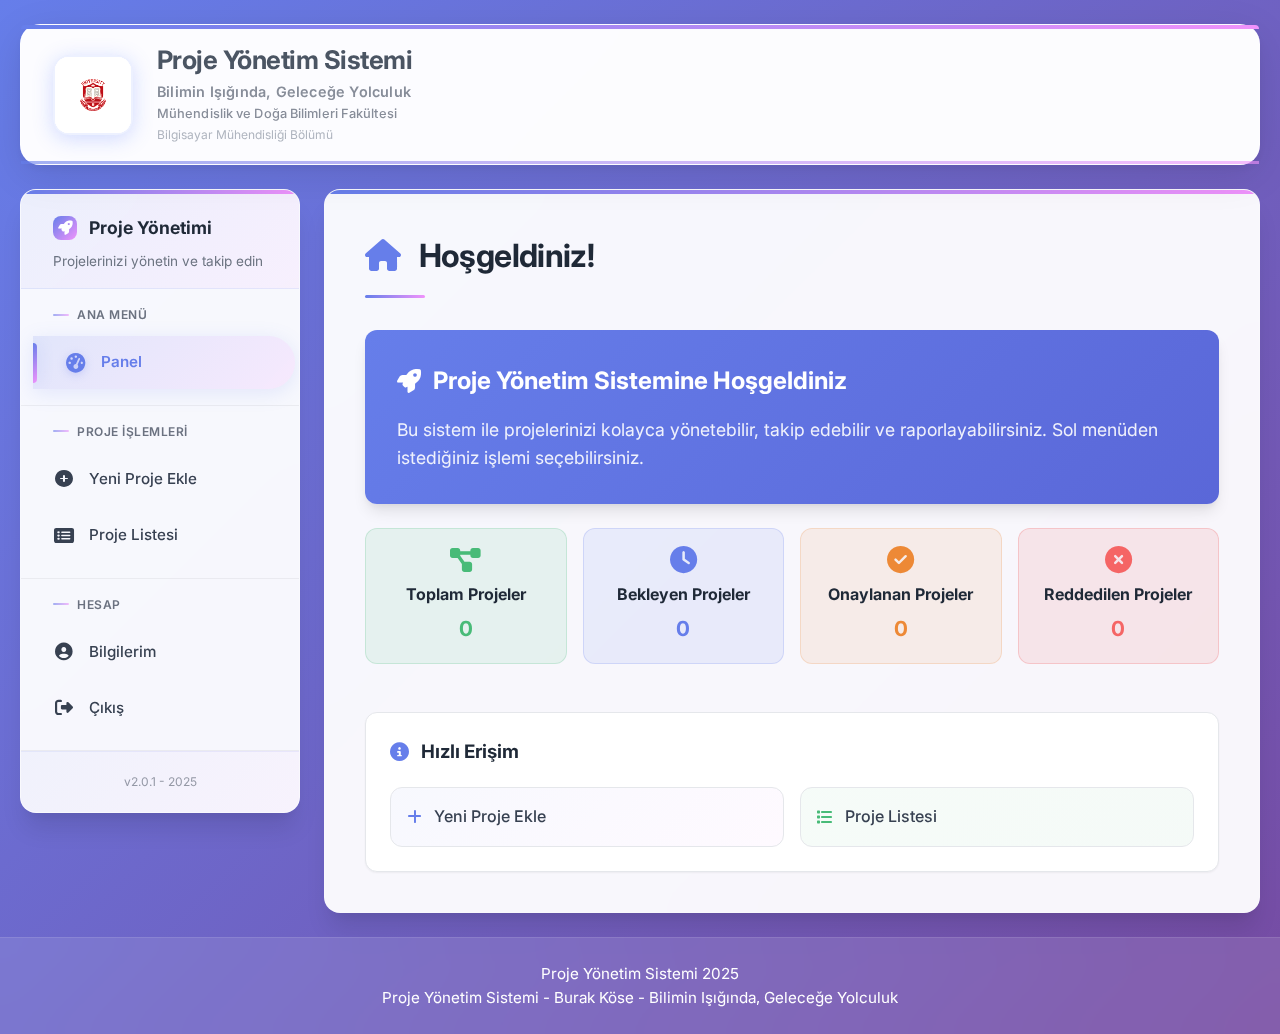
<file: pages/dashboard/dashboard.html>
<!DOCTYPE html>
<html lang="tr">
<head>
  <meta charset="UTF-8">
  <meta name="viewport" content="width=device-width, initial-scale=1.0">
  <title>Proje Yönetim Sistemi - Panel</title>
  <link rel="stylesheet" href="https://cdnjs.cloudflare.com/ajax/libs/font-awesome/6.0.0/css/all.min.css">
      <link rel="stylesheet" href="../../assets/css/style.css">
</head>
<body>
  <div class="header">
    <div class="header-content">
      <div class="logo-container">
                    <img src="../../assets/images/uniLogo.png" alt="Bilimin Işığında, Geleceğe Yolculuk" class="logo">
        <div class="logo-glow"></div>
      </div>
      <div class="header-text">
        <h1 class="main-title">Proje Yönetim Sistemi</h1>
        <div class="university-info">
          <span class="university-name">Bilimin Işığında, Geleceğe Yolculuk</span>
          <span class="faculty-name">Mühendislik ve Doğa Bilimleri Fakültesi</span>
          <span class="department-name">Bilgisayar Mühendisliği Bölümü</span>
        </div>
      </div>
    </div>
    <div class="header-decoration"></div>
  </div>
  <div class="container">
    <nav class="sidebar">
      <div class="sidebar-header">
        <h3 class="sidebar-title">
          <i class="fas fa-rocket"></i>
          Proje Yönetimi
        </h3>
        <p class="sidebar-subtitle">Projelerinizi yönetin ve takip edin</p>
      </div>
      
      <div class="sidebar-section">
        <h4 class="sidebar-section-title">Ana Menü</h4>
        <div class="sidebar-nav">
          <a href="dashboard.html" class="active">
            <i class="fas fa-tachometer-alt"></i>
            Panel
          </a>
        </div>
      </div>
      
      <div class="sidebar-section">
        <h4 class="sidebar-section-title">Proje İşlemleri</h4>
        <div class="sidebar-nav">
          <a href="../projects/add_project.html">
            <i class="fas fa-plus-circle"></i>
            Yeni Proje Ekle
          </a>
          <a href="../projects/project_list.html">
            <i class="fas fa-list-alt"></i>
            Proje Listesi
          </a>
        </div>
      </div>
      
      <div class="sidebar-section">
        <h4 class="sidebar-section-title">Hesap</h4>
        <div class="sidebar-nav">
          <a href="profile.html">
            <i class="fas fa-user-circle"></i>
            Bilgilerim
          </a>
          <a href="../auth/login.html">
            <i class="fas fa-sign-out-alt"></i>
            Çıkış
          </a>
        </div>
      </div>
      
      <div class="sidebar-footer">
        <p class="sidebar-version">v2.0.1 - 2025</p>
      </div>
    </nav>
    <main class="main-content" id="main-content">
      <h2>
        <i class="fas fa-home" style="margin-right: 12px; color: var(--primary-color);"></i>
        Hoşgeldiniz!
      </h2>
      <div style="display: grid; gap: 24px; margin-top: 32px;">
        <div style="background: linear-gradient(135deg, var(--primary-color), var(--primary-dark)); color: white; padding: 32px; border-radius: var(--border-radius); box-shadow: var(--shadow-lg);">
          <h3 style="margin: 0 0 16px 0; font-size: 1.5rem; display: flex; align-items: center;">
            <i class="fas fa-rocket" style="margin-right: 12px;"></i>
            Proje Yönetim Sistemine Hoşgeldiniz
          </h3>
          <p style="margin: 0; font-size: 1.1rem; opacity: 0.9; line-height: 1.6;">
            Bu sistem ile projelerinizi kolayca yönetebilir, takip edebilir ve raporlayabilirsiniz. 
            Sol menüden istediğiniz işlemi seçebilirsiniz.
          </p>
        </div>
        
        <div class="dashboard-cards" style="display: grid; grid-template-columns: repeat(4, 1fr); gap: 16px; margin-bottom: 24px;">
          <div style="background: rgba(72, 187, 120, 0.1); border: 1px solid rgba(72, 187, 120, 0.2); padding: 18px; border-radius: var(--border-radius); text-align: center; min-width: 0; min-height: 120px;">
            <i class="fas fa-project-diagram" style="font-size: 1.7rem; color: var(--success-color); margin-bottom: 8px;"></i>
            <h4 style="margin: 0 0 4px 0; color: var(--gray-800); font-size: 1rem;">Toplam Projeler</h4>
            <p style="margin: 0; font-size: 1.3rem; font-weight: 700; color: var(--success-color);" id="totalProjects">0</p>
          </div>
          <div style="background: rgba(102, 126, 234, 0.1); border: 1px solid rgba(102, 126, 234, 0.2); padding: 18px; border-radius: var(--border-radius); text-align: center; min-width: 0; min-height: 120px;">
            <i class="fas fa-clock" style="font-size: 1.7rem; color: var(--primary-color); margin-bottom: 8px;"></i>
            <h4 style="margin: 0 0 4px 0; color: var(--gray-800); font-size: 1rem;">Bekleyen Projeler</h4>
            <p style="margin: 0; font-size: 1.3rem; font-weight: 700; color: var(--primary-color);" id="pendingProjects">0</p>
          </div>
          <div style="background: rgba(237, 137, 54, 0.1); border: 1px solid rgba(237, 137, 54, 0.2); padding: 18px; border-radius: var(--border-radius); text-align: center; min-width: 0; min-height: 120px;">
            <i class="fas fa-check-circle" style="font-size: 1.7rem; color: var(--warning-color); margin-bottom: 8px;"></i>
            <h4 style="margin: 0 0 4px 0; color: var(--gray-800); font-size: 1rem;">Onaylanan Projeler</h4>
            <p style="margin: 0; font-size: 1.3rem; font-weight: 700; color: var(--warning-color);" id="approvedProjects">0</p>
          </div>
          <div style="background: rgba(239, 68, 68, 0.1); border: 1px solid rgba(239, 68, 68, 0.2); padding: 18px; border-radius: var(--border-radius); text-align: center; min-width: 0; min-height: 120px;">
            <i class="fas fa-times-circle" style="font-size: 1.7rem; color: var(--danger-color); margin-bottom: 8px;"></i>
            <h4 style="margin: 0 0 4px 0; color: var(--gray-800); font-size: 1rem;">Reddedilen Projeler</h4>
            <p style="margin: 0; font-size: 1.3rem; font-weight: 700; color: var(--danger-color);" id="rejectedProjects">0</p>
          </div>
        </div>

        <div style="background: var(--white); border: 1px solid var(--gray-200); padding: 24px; border-radius: var(--border-radius); box-shadow: var(--shadow-sm);">
          <h3 style="margin: 0 0 20px 0; color: var(--gray-800); display: flex; align-items: center;">
            <i class="fas fa-info-circle" style="margin-right: 12px; color: var(--primary-color);"></i>
            Hızlı Erişim
          </h3>
          <div style="display: grid; grid-template-columns: repeat(auto-fit, minmax(200px, 1fr)); gap: 16px;">
            <a href="../projects/add_project.html" style="display: flex; align-items: center; padding: 16px; background: linear-gradient(135deg, rgba(102, 126, 234, 0.05), rgba(240, 147, 251, 0.05)); border-radius: var(--border-radius); text-decoration: none; color: var(--gray-700); transition: var(--transition); border: 1px solid var(--gray-200);">
              <i class="fas fa-plus" style="margin-right: 12px; color: var(--primary-color);"></i>
              <span style="font-weight: 500;">Yeni Proje Ekle</span>
            </a>
            
            <a href="../projects/project_list.html" style="display: flex; align-items: center; padding: 16px; background: linear-gradient(135deg, rgba(72, 187, 120, 0.05), rgba(56, 161, 105, 0.05)); border-radius: var(--border-radius); text-decoration: none; color: var(--gray-700); transition: var(--transition); border: 1px solid var(--gray-200);">
              <i class="fas fa-list" style="margin-right: 12px; color: var(--success-color);"></i>
              <span style="font-weight: 500;">Proje Listesi</span>
            </a>
          </div>
        </div>
      </div>
    </main>
  </div>
  <footer>
    <div>Proje Yönetim Sistemi 2025<br>Proje Yönetim Sistemi - Burak Köse - Bilimin Işığında, Geleceğe Yolculuk</div>
  </footer>
  <script>
    let userProjects = [];

    window.onload = function() {
      document.getElementById('main-content').classList.add('visible');
      loadDashboardStats();
    };

    // Dashboard istatistiklerini yükle
    async function loadDashboardStats() {
      try {
        // Backend'den proje listesini al
                    const response = await fetch('../../api/projects.php?action=list');
        const result = await response.json();
        
        if (result.success) {
          // Proje verilerini formatla
          userProjects = result.projects.map(project => ({
            id: project.id,
            status: project.status
          }));
        } else {
          console.error('Proje listesi alınamadı:', result.message);
          userProjects = [];
        }
        
        updateDashboardStats();
      } catch (error) {
        console.error('Dashboard istatistikleri yüklenirken hata:', error);
        userProjects = [];
        updateDashboardStats();
      }
    }

    // Dashboard istatistiklerini güncelle
    function updateDashboardStats() {
      // Toplam proje sayısı
      const totalProjectsElement = document.getElementById('totalProjects');
      if (totalProjectsElement) {
        totalProjectsElement.textContent = userProjects.length;
      }
      
      // Bekleyen projeler
      const pendingProjectsElement = document.getElementById('pendingProjects');
      if (pendingProjectsElement) {
        const pendingCount = userProjects.filter(p => p.status === 'pending').length;
        pendingProjectsElement.textContent = pendingCount;
      }
      
      // Onaylanan projeler
      const approvedProjectsElement = document.getElementById('approvedProjects');
      if (approvedProjectsElement) {
        const approvedCount = userProjects.filter(p => p.status === 'approved').length;
        approvedProjectsElement.textContent = approvedCount;
      }
      // Reddedilen projeler
      const rejectedProjectsElement = document.getElementById('rejectedProjects');
      if (rejectedProjectsElement) {
        const rejectedCount = userProjects.filter(p => p.status === 'rejected').length;
        rejectedProjectsElement.textContent = rejectedCount;
      }
    }
  </script>
<style>
@media (max-width: 900px) {
  .dashboard-cards {
    grid-template-columns: repeat(2, 1fr) !important;
  }
}
@media (max-width: 600px) {
  .dashboard-cards {
    grid-template-columns: 1fr !important;
  }
}
</style>
</body>
</html>
</file>
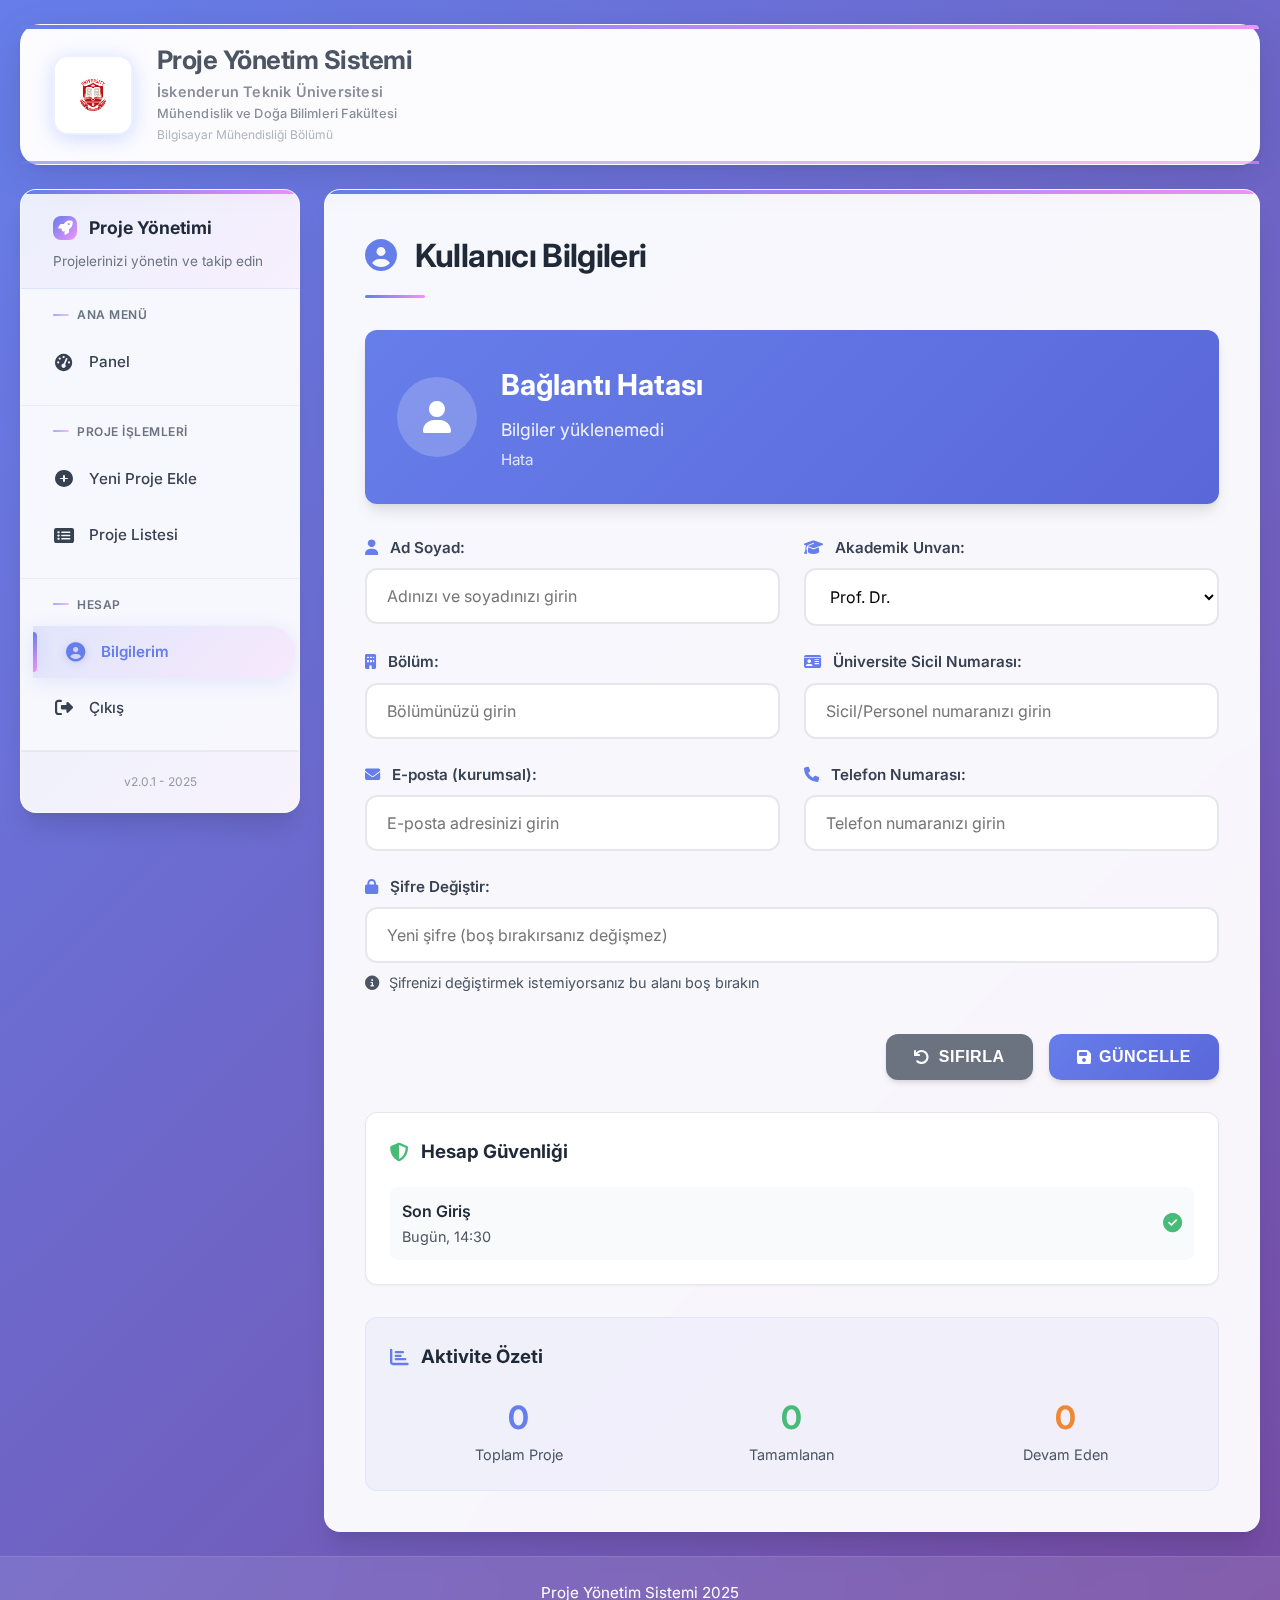
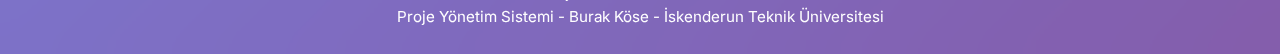
<file: pages/dashboard/profile.html>
<!DOCTYPE html>
<html lang="tr">
<head>
  <meta charset="UTF-8">
  <meta name="viewport" content="width=device-width, initial-scale=1.0">
  <title>Kullanıcı Bilgileri</title>
  <link rel="stylesheet" href="https://cdnjs.cloudflare.com/ajax/libs/font-awesome/6.0.0/css/all.min.css">
      <link rel="stylesheet" href="../../assets/css/style.css">
</head>
<body>
  <div class="header">
    <div class="header-content">
      <div class="logo-container">
        <img src="../../assets/images/uniLogo.png" alt="İskenderun Teknik Üniversitesi" class="logo">
        <div class="logo-glow"></div>
      </div>
      <div class="header-text">
        <h1 class="main-title">Proje Yönetim Sistemi</h1>
        <div class="university-info">
          <span class="university-name">İskenderun Teknik Üniversitesi</span>
          <span class="faculty-name">Mühendislik ve Doğa Bilimleri Fakültesi</span>
          <span class="department-name">Bilgisayar Mühendisliği Bölümü</span>
        </div>
      </div>
    </div>
    <div class="header-decoration"></div>
  </div>
  <div class="container">
    <nav class="sidebar">
      <div class="sidebar-header">
        <h3 class="sidebar-title">
          <i class="fas fa-rocket"></i>
          Proje Yönetimi
        </h3>
        <p class="sidebar-subtitle">Projelerinizi yönetin ve takip edin</p>
      </div>
      
      <div class="sidebar-section">
        <h4 class="sidebar-section-title">Ana Menü</h4>
        <div class="sidebar-nav">
          <a href="dashboard.html">
            <i class="fas fa-tachometer-alt"></i>
            Panel
          </a>
        </div>
      </div>
      
      <div class="sidebar-section">
        <h4 class="sidebar-section-title">Proje İşlemleri</h4>
        <div class="sidebar-nav">
          <a href="../projects/add_project.html">
            <i class="fas fa-plus-circle"></i>
            Yeni Proje Ekle
          </a>
          <a href="../projects/project_list.html">
            <i class="fas fa-list-alt"></i>
            Proje Listesi
          </a>
        </div>
      </div>
      
      <div class="sidebar-section">
        <h4 class="sidebar-section-title">Hesap</h4>
        <div class="sidebar-nav">
          <a href="profile.html" class="active">
            <i class="fas fa-user-circle"></i>
            Bilgilerim
          </a>
          <a href="../auth/login.html">
            <i class="fas fa-sign-out-alt"></i>
            Çıkış
          </a>
        </div>
      </div>
      
      <div class="sidebar-footer">
        <p class="sidebar-version">v2.0.1 - 2025</p>
      </div>
    </nav>
    <main class="main-content" id="main-content">
      <h2>
        <i class="fas fa-user-circle" style="margin-right: 12px; color: var(--primary-color);"></i>
        Kullanıcı Bilgileri
      </h2>
      
      <div style="display: grid; gap: 32px;">
        <!-- Profil Özeti -->
        <div style="background: linear-gradient(135deg, var(--primary-color), var(--primary-dark)); color: white; padding: 32px; border-radius: var(--border-radius); box-shadow: var(--shadow-lg); display: flex; align-items: center; gap: 24px;">
          <div style="width: 80px; height: 80px; background: rgba(255, 255, 255, 0.2); border-radius: 50%; display: flex; align-items: center; justify-content: center; backdrop-filter: blur(10px);">
            <i class="fas fa-user" style="font-size: 2rem; color: white;"></i>
          </div>
          <div>
            <h3 style="margin: 0 0 8px 0; font-size: 1.8rem; font-weight: 700;" id="userName">Yükleniyor...</h3>
            <p style="margin: 0; font-size: 1.1rem; opacity: 0.9;" id="userDepartment">Yükleniyor...</p>
            <p style="margin: 4px 0 0 0; font-size: 0.95rem; opacity: 0.8;" id="userTitle">Yükleniyor...</p>
          </div>
        </div>

        <!-- Form -->
        <form id="profileForm" style="display: grid; grid-template-columns: repeat(auto-fit, minmax(300px, 1fr)); gap: 24px;">
          <div>
            <label>
              <i class="fas fa-user" style="margin-right: 8px; color: var(--primary-color);"></i>
              Ad Soyad:
            </label>
            <input type="text" name="adsoyad" id="adsoyad" placeholder="Adınızı ve soyadınızı girin">
          </div>

          <div>
            <label>
              <i class="fas fa-graduation-cap" style="margin-right: 8px; color: var(--primary-color);"></i>
              Akademik Unvan:
            </label>
            <select name="unvan" id="unvan">
              <option value="Prof. Dr.">Prof. Dr.</option>
              <option value="Doç. Dr.">Doç. Dr.</option>
              <option value="Dr. Öğr. Üyesi">Dr. Öğr. Üyesi</option>
              <option value="Öğr. Gör.">Öğr. Gör.</option>
              <option value="Arş. Gör.">Arş. Gör.</option>
              <option value="Öğrenci">Öğrenci</option>
            </select>
          </div>

          <div>
            <label>
              <i class="fas fa-building" style="margin-right: 8px; color: var(--primary-color);"></i>
              Bölüm:
            </label>
            <input type="text" name="bolum" id="bolum" placeholder="Bölümünüzü girin">
          </div>

          <div>
            <label>
              <i class="fas fa-id-card" style="margin-right: 8px; color: var(--primary-color);"></i>
              Üniversite Sicil Numarası:
            </label>
            <input type="text" name="sicilno" id="sicilno" placeholder="Sicil/Personel numaranızı girin">
          </div>

          <div>
            <label>
              <i class="fas fa-envelope" style="margin-right: 8px; color: var(--primary-color);"></i>
              E-posta (kurumsal):
            </label>
            <input type="email" name="email" id="email" placeholder="E-posta adresinizi girin">
          </div>

          <div>
            <label>
              <i class="fas fa-phone" style="margin-right: 8px; color: var(--primary-color);"></i>
              Telefon Numarası:
            </label>
            <input type="tel" name="telefon" id="telefon" placeholder="Telefon numaranızı girin">
          </div>

          <div style="grid-column: 1 / -1;">
            <label>
              <i class="fas fa-lock" style="margin-right: 8px; color: var(--primary-color);"></i>
              Şifre Değiştir:
            </label>
            <input type="password" name="sifre" id="sifre" placeholder="Yeni şifre (boş bırakırsanız değişmez)">
            <div style="margin-top: 8px; font-size: 0.9rem; color: var(--gray-600);">
              <i class="fas fa-info-circle" style="margin-right: 6px;"></i>
              Şifrenizi değiştirmek istemiyorsanız bu alanı boş bırakın
            </div>
          </div>

          <div style="grid-column: 1 / -1; display: flex; gap: 16px; justify-content: flex-end; margin-top: 16px;">
            <button type="button" onclick="resetForm()" style="background: var(--gray-500); color: white; border: none; padding: 14px 28px; border-radius: var(--border-radius); font-size: 1rem; font-weight: 600; cursor: pointer; transition: var(--transition); display: inline-flex; align-items: center; gap: 8px;">
              <i class="fas fa-undo"></i>
              Sıfırla
            </button>
            <button type="submit" style="background: linear-gradient(135deg, var(--primary-color), var(--primary-dark)); color: white; border: none; padding: 14px 28px; border-radius: var(--border-radius); font-size: 1rem; font-weight: 600; cursor: pointer; transition: var(--transition); display: inline-flex; align-items: center; gap: 8px; box-shadow: var(--shadow-md);">
              <i class="fas fa-save"></i>
              Güncelle
            </button>
          </div>
        </form>

        <!-- Hesap Güvenliği -->
        <div style="background: var(--white); border: 1px solid var(--gray-200); padding: 24px; border-radius: var(--border-radius); box-shadow: var(--shadow-sm);">
          <h3 style="margin: 0 0 20px 0; color: var(--gray-800); display: flex; align-items: center;">
            <i class="fas fa-shield-alt" style="margin-right: 12px; color: var(--success-color);"></i>
            Hesap Güvenliği
          </h3>
          <div style="display: grid; gap: 16px;">
            <div style="display: flex; justify-content: space-between; align-items: center; padding: 12px; background: var(--gray-50); border-radius: 8px;">
              <div>
                <div style="font-weight: 600; color: var(--gray-800);">Son Giriş</div>
                <div style="font-size: 0.9rem; color: var(--gray-600);">Bugün, 14:30</div>
              </div>
              <i class="fas fa-check-circle" style="color: var(--success-color); font-size: 1.2rem;"></i>
            </div>
            <!-- İki Faktörlü Doğrulama bölümü kaldırıldı -->
          </div>
        </div>

        <!-- İstatistikler -->
        <div style="background: rgba(102, 126, 234, 0.05); border: 1px solid rgba(102, 126, 234, 0.1); padding: 24px; border-radius: var(--border-radius);">
          <h3 style="margin: 0 0 20px 0; color: var(--gray-800); display: flex; align-items: center;">
            <i class="fas fa-chart-bar" style="margin-right: 12px; color: var(--primary-color);"></i>
            Aktivite Özeti
          </h3>
          <div style="display: grid; grid-template-columns: repeat(auto-fit, minmax(150px, 1fr)); gap: 16px;">
            <div style="text-align: center;">
              <div id="stat-total" style="font-size: 2rem; font-weight: 700; color: var(--primary-color);">0</div>
              <div style="font-size: 0.9rem; color: var(--gray-600);">Toplam Proje</div>
            </div>
            <div style="text-align: center;">
              <div id="stat-completed" style="font-size: 2rem; font-weight: 700; color: var(--success-color);">0</div>
              <div style="font-size: 0.9rem; color: var(--gray-600);">Tamamlanan</div>
            </div>
            <div style="text-align: center;">
              <div id="stat-progress" style="font-size: 2rem; font-weight: 700; color: var(--warning-color);">0</div>
              <div style="font-size: 0.9rem; color: var(--gray-600);">Devam Eden</div>
            </div>
          </div>
        </div>
      </div>
    </main>
  </div>
  <footer>
    <div>Proje Yönetim Sistemi 2025<br>Proje Yönetim Sistemi - Burak Köse - İskenderun Teknik Üniversitesi</div>
  </footer>
  <script>
    window.onload = function() {
      document.getElementById('main-content').classList.add('visible');
      fetchUserProfile();
      fetchUserStats();
    };

    async function fetchUserProfile() {
      try {
                    const response = await fetch('../../api/auth.php?action=userinfo');
        const result = await response.json();
        
        if (result.success) {
          const user = result.user;
          
          // Profil özeti
          document.getElementById('userName').textContent = user.full_name || 'İsimsiz Kullanıcı';
          document.getElementById('userDepartment').textContent = user.department || 'Bölüm belirtilmemiş';
          document.getElementById('userTitle').textContent = user.title || 'Unvan belirtilmemiş';
          
          // Form alanları
          document.getElementById('adsoyad').value = user.full_name || '';
          document.getElementById('unvan').value = user.title || '';
          document.getElementById('bolum').value = user.department || '';
          document.getElementById('sicilno').value = user.employee_id || '';
          document.getElementById('email').value = user.email || '';
          document.getElementById('telefon').value = user.phone || '';
          
        } else {
          console.error('Kullanıcı bilgileri alınamadı:', result.message);
          document.getElementById('userName').textContent = 'Hata';
          document.getElementById('userDepartment').textContent = 'Bilgiler yüklenemedi';
          document.getElementById('userTitle').textContent = 'Hata';
        }
      } catch (error) {
        console.error('Kullanıcı bilgileri yüklenirken hata:', error);
        document.getElementById('userName').textContent = 'Bağlantı Hatası';
        document.getElementById('userDepartment').textContent = 'Bilgiler yüklenemedi';
        document.getElementById('userTitle').textContent = 'Hata';
      }
    }

    async function fetchUserStats() {
      try {
                    const response = await fetch('../../api/projects.php?action=list');
        const result = await response.json();
        if (result.success) {
          const projects = result.projects || [];
          document.getElementById('stat-total').textContent = projects.length;
          document.getElementById('stat-completed').textContent = projects.filter(p => p.status === 'approved').length;
          document.getElementById('stat-progress').textContent = projects.filter(p => p.status === 'pending').length;
        }
      } catch (error) {
        // Hata durumunda değerler 0 kalır
      }
    }

    // Form gönderme
    document.getElementById('profileForm').addEventListener('submit', async function(e) {
      e.preventDefault();
      const submitBtn = e.target.querySelector('button[type="submit"]');
      const originalText = submitBtn.innerHTML;
      submitBtn.innerHTML = '<i class="fas fa-spinner fa-spin"></i>Güncelleniyor...';
      submitBtn.disabled = true;
      
      // Form verilerini topla
      const data = {
        full_name: document.getElementById('adsoyad').value,
        title: document.getElementById('unvan').value,
        department: document.getElementById('bolum').value,
        employee_id: document.getElementById('sicilno').value,
        email: document.getElementById('email').value,
        phone: document.getElementById('telefon').value,
        password: document.getElementById('sifre').value
      };

      try {
                    const response = await fetch('../../api/auth.php', {
          method: 'POST',
          headers: { 'Content-Type': 'application/json' },
          body: JSON.stringify({ action: 'updateProfile', ...data })
        });
        const result = await response.json();
        if (result.success) {
        submitBtn.innerHTML = '<i class="fas fa-check"></i>Güncellendi!';
          fetchUserProfile();
        } else {
          submitBtn.innerHTML = '<i class="fas fa-exclamation-triangle"></i>Hata!';
          alert(result.message || 'Güncelleme başarısız!');
        }
      } catch (error) {
        submitBtn.innerHTML = '<i class="fas fa-exclamation-triangle"></i>Hata!';
        alert('Sunucuya bağlanılamadı!');
      }
        setTimeout(() => {
          submitBtn.innerHTML = originalText;
          submitBtn.disabled = false;
      }, 1500);
    });

    // Form sıfırlama
    function resetForm() {
      if (confirm('Tüm değişiklikleri geri almak istediğinizden emin misiniz?')) {
        document.getElementById('profileForm').reset();
        document.getElementById('adsoyad').value = 'Demo Kullanıcı';
        document.getElementById('unvan').value = 'Dr. Öğr. Üyesi';
        document.getElementById('bolum').value = 'Bilgisayar Mühendisliği';
        document.getElementById('sicilno').value = '2024001';
        document.getElementById('email').value = 'demo@iste.edu.tr';
        document.getElementById('telefon').value = '05551234567';
      }
    }
  </script>
</body>
</html>
</file>
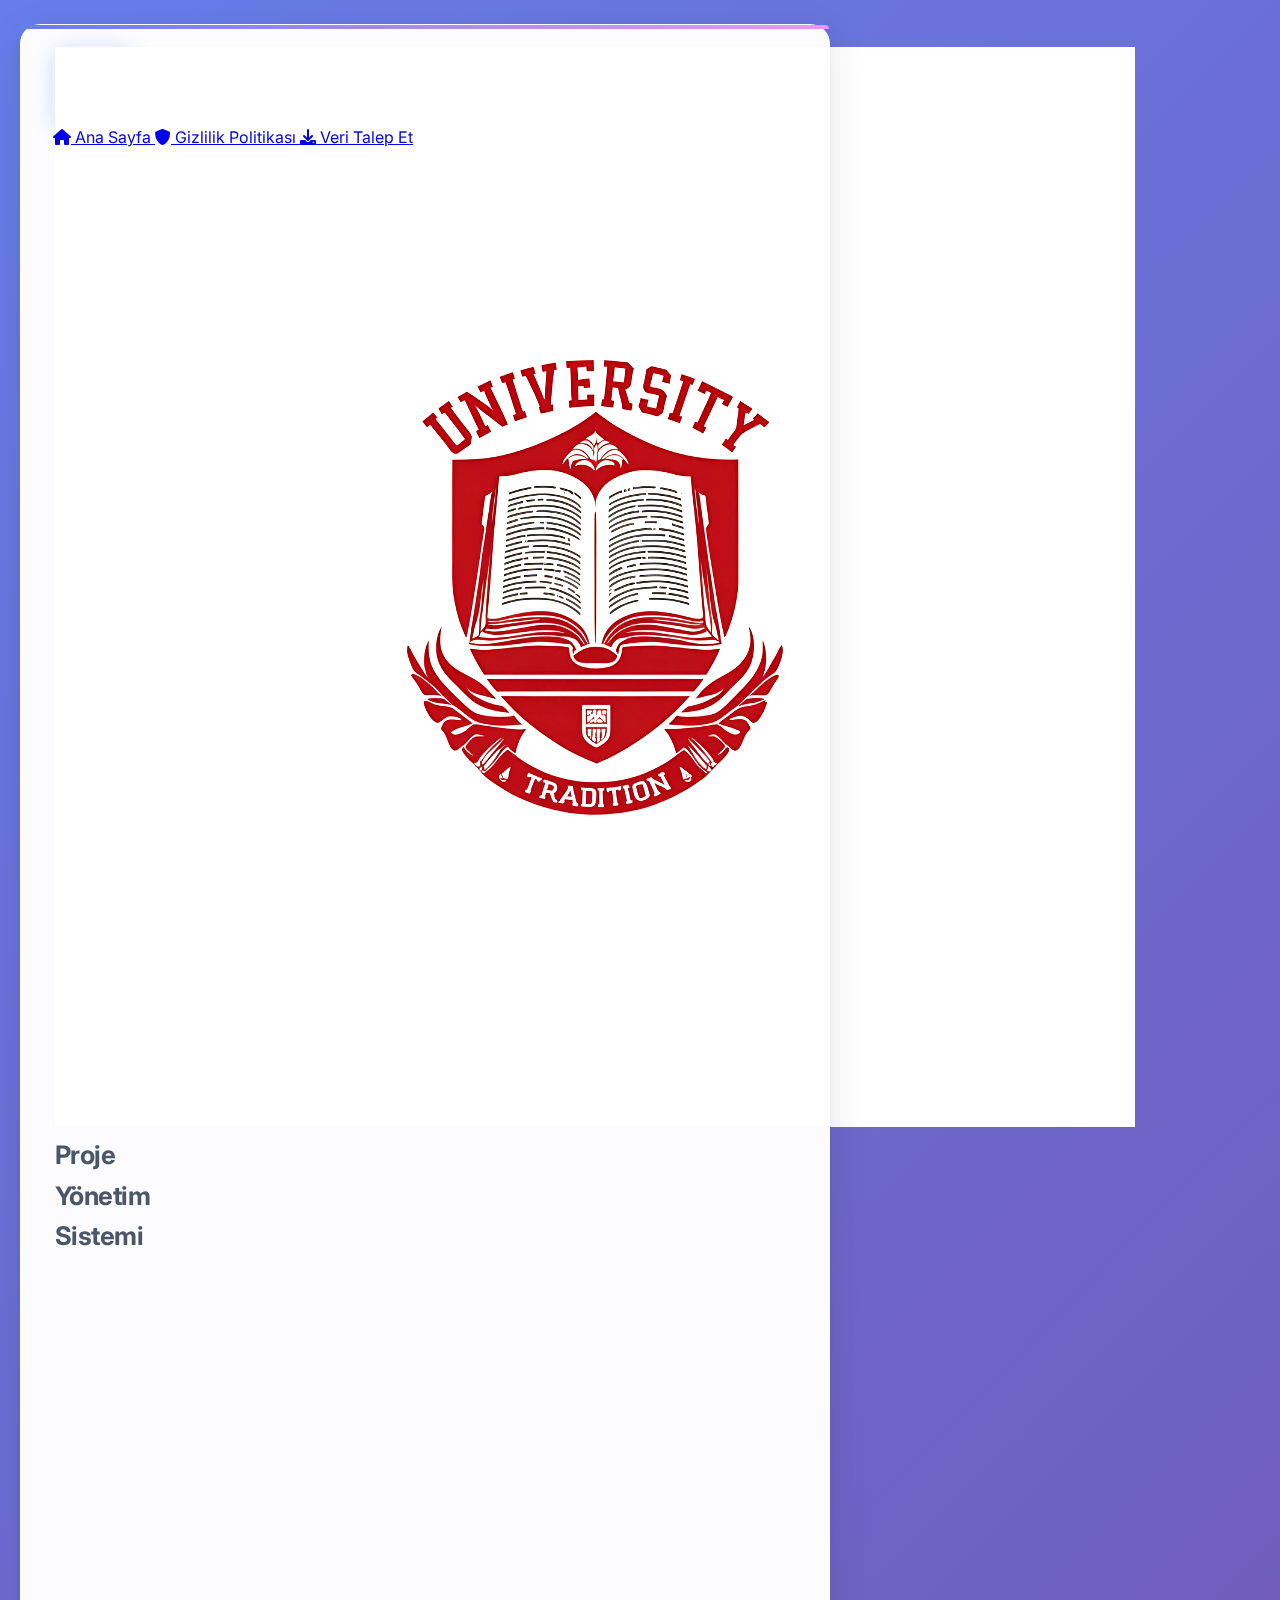
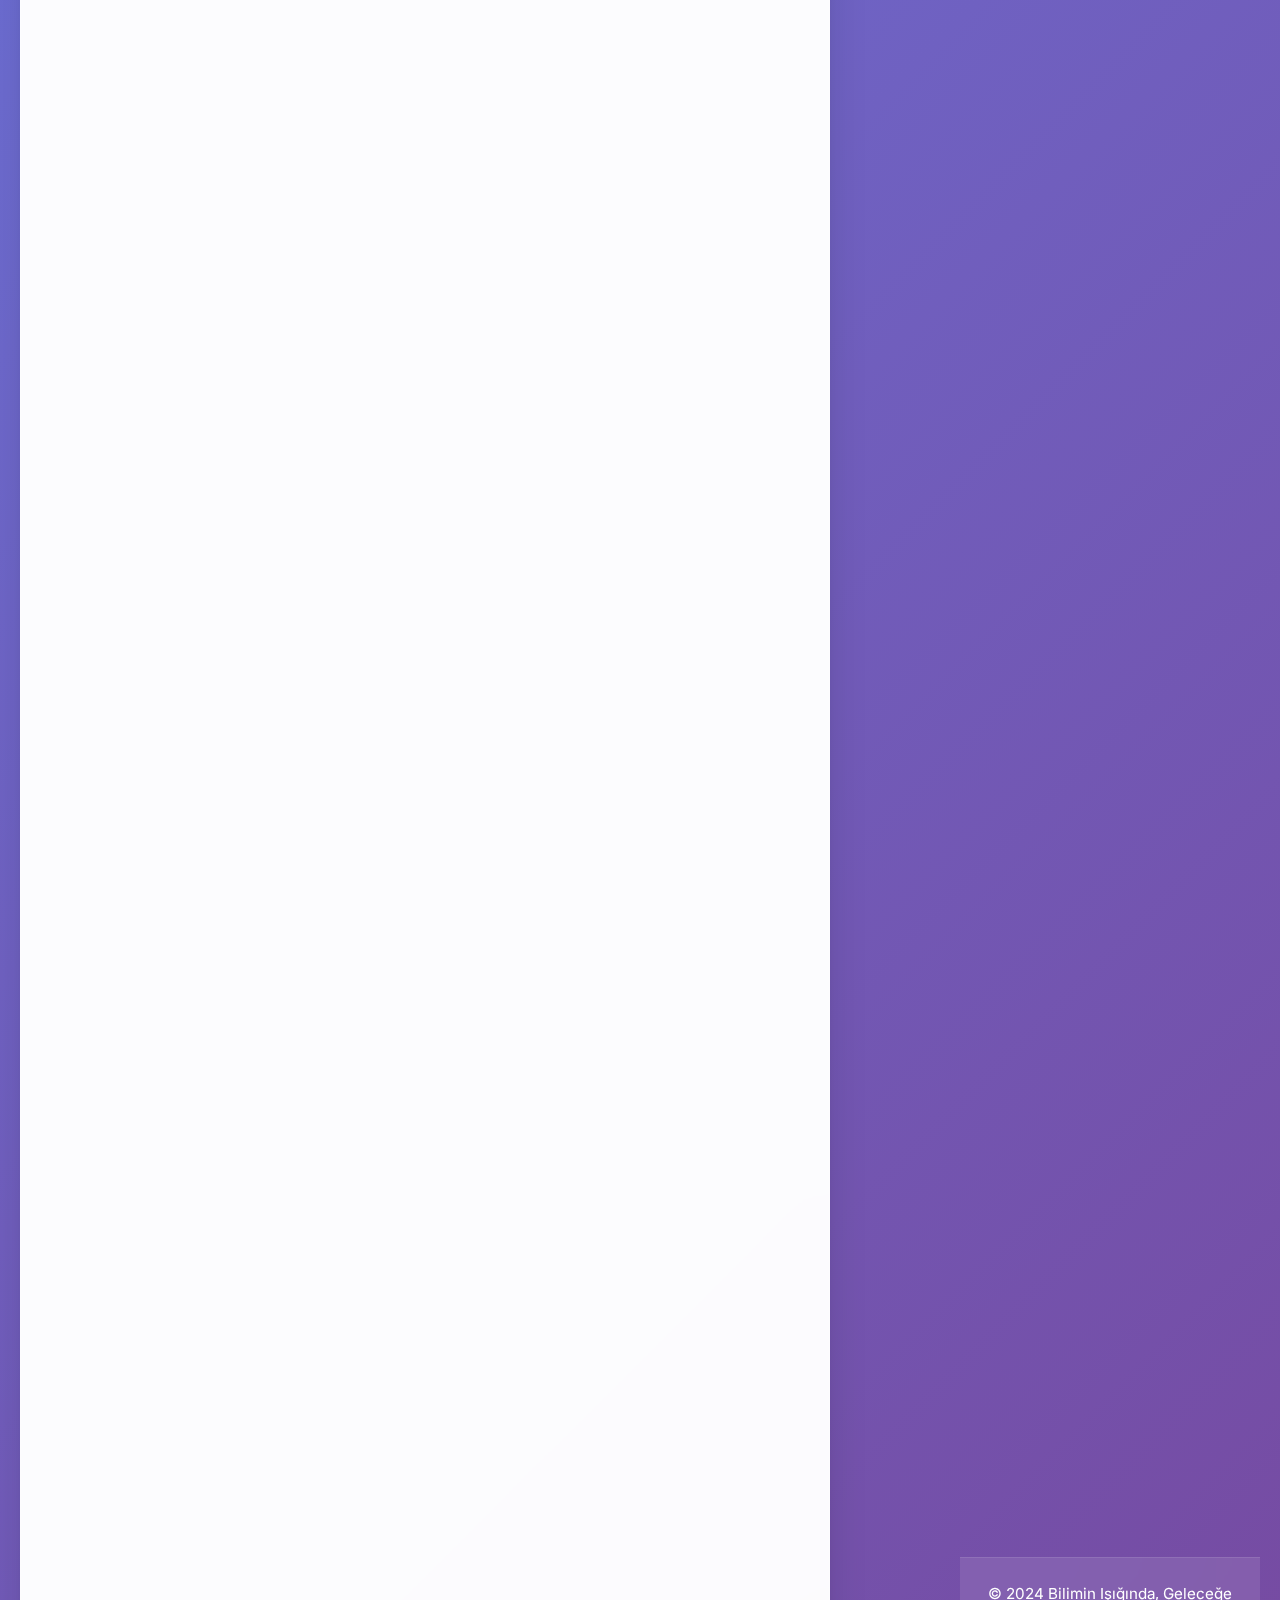
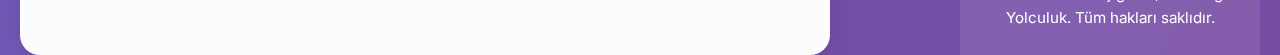
<file: pages/legal/data-request.html>
<!DOCTYPE html>
<html lang="tr">
<head>
    <meta charset="UTF-8">
    <meta name="viewport" content="width=device-width, initial-scale=1.0">
    <title>Veri Talep Et - Proje Yönetim Sistemi</title>
    <link rel="stylesheet" href="../../assets/css/style.css">
    <link rel="stylesheet" href="https://cdnjs.cloudflare.com/ajax/libs/font-awesome/6.0.0/css/all.min.css">
</head>
<body>
    <div class="container">
        <header class="header">
            <div class="logo">
                <img src="../../assets/images/uniLogo.png" alt="İSTE Logo" class="logo-img">
                <h1>Proje Yönetim Sistemi</h1>
            </div>
            <nav class="nav">
                <a href="../auth/login.html" class="nav-link">
                    <i class="fas fa-home"></i> Ana Sayfa
                </a>
                <a href="privacy-policy.html" class="nav-link">
                    <i class="fas fa-shield-alt"></i> Gizlilik Politikası
                </a>
                <a href="data-request.html" class="nav-link active">
                    <i class="fas fa-download"></i> Veri Talep Et
                </a>
            </nav>
        </header>

        <main class="main-content">
            <div class="request-container">
                <h2><i class="fas fa-download"></i> KVKK Veri Talep Formu</h2>
                
                <div class="info-box">
                    <h3><i class="fas fa-info-circle"></i> Bilgilendirme</h3>
                    <p>6698 sayılı Kişisel Verilerin Korunması Kanunu (KVKK) kapsamında aşağıdaki haklarınızı kullanabilirsiniz:</p>
                    <ul>
                        <li>Kişisel verilerinizin işlenip işlenmediğini öğrenme</li>
                        <li>Kişisel verileriniz işlenmişse buna ilişkin bilgi talep etme</li>
                        <li>Kişisel verilerinizin düzeltilmesini isteme</li>
                        <li>Kişisel verilerinizin silinmesini isteme</li>
                        <li>Kişisel verilerinizin aktarıldığı üçüncü kişileri bilme</li>
                    </ul>
                </div>

                <form id="dataRequestForm" class="request-form">
                    <div class="form-group">
                        <label for="requestType">
                            <i class="fas fa-list"></i> Talep Türü
                        </label>
                        <select id="requestType" name="requestType" required>
                            <option value="">Seçiniz</option>
                            <option value="info">Kişisel verilerimin işlenip işlenmediğini öğrenme</option>
                            <option value="data">Kişisel verilerimi indirme</option>
                            <option value="correct">Kişisel verilerimi düzeltme</option>
                            <option value="delete">Kişisel verilerimi silme</option>
                            <option value="third_party">Verilerimin aktarıldığı üçüncü kişileri bilme</option>
                        </select>
                    </div>

                    <div class="form-group">
                        <label for="fullName">
                            <i class="fas fa-user"></i> Ad Soyad
                        </label>
                        <input type="text" id="fullName" name="fullName" required>
                    </div>

                    <div class="form-group">
                        <label for="email">
                            <i class="fas fa-envelope"></i> E-posta Adresi
                        </label>
                        <input type="email" id="email" name="email" required>
                    </div>

                    <div class="form-group">
                        <label for="phone">
                            <i class="fas fa-phone"></i> Telefon Numarası
                        </label>
                        <input type="tel" id="phone" name="phone" required>
                    </div>

                    <div class="form-group">
                        <label for="tcNo">
                            <i class="fas fa-id-card"></i> T.C. Kimlik Numarası
                        </label>
                        <input type="text" id="tcNo" name="tcNo" pattern="[0-9]{11}" maxlength="11" required>
                    </div>

                    <div class="form-group">
                        <label for="description">
                            <i class="fas fa-comment"></i> Talep Açıklaması
                        </label>
                        <textarea id="description" name="description" rows="4" placeholder="Talebinizi detaylı olarak açıklayınız..."></textarea>
                    </div>

                    <div class="form-group">
                        <label for="consent">
                            <input type="checkbox" id="consent" name="consent" required>
                            <span class="checkmark"></span>
                            <i class="fas fa-check-circle"></i> 
                            <a href="privacy-policy.html" target="_blank">Gizlilik Politikası</a>'nı okudum ve kabul ediyorum
                        </label>
                    </div>

                    <div class="form-actions">
                        <button type="submit" class="btn btn-primary">
                            <i class="fas fa-paper-plane"></i> Talebi Gönder
                        </button>
                        <button type="reset" class="btn btn-secondary">
                            <i class="fas fa-undo"></i> Formu Temizle
                        </button>
                    </div>
                </form>

                <div class="contact-info">
                    <h3><i class="fas fa-phone"></i> İletişim Bilgileri</h3>
                    <p>KVKK kapsamındaki haklarınızı kullanmak için aşağıdaki kanallardan da iletişime geçebilirsiniz:</p>
                    <ul>
                        <li><strong>E-posta:</strong> kvkk@iste.edu.tr</li>
                        <li><strong>Telefon:</strong> 0326 613 56 00</li>
                        <li><strong>Adres:</strong> Bilimin Işığında, Geleceğe Yolculuk, Merkez Kampüsü, İskenderun/Hatay</li>
                    </ul>
                </div>
            </div>
        </main>

        <footer class="footer">
            <p>&copy; 2024 Bilimin Işığında, Geleceğe Yolculuk. Tüm hakları saklıdır.</p>
        </footer>
    </div>

    <script>
        document.getElementById('dataRequestForm').addEventListener('submit', function(e) {
            e.preventDefault();
            
            // Form verilerini al
            const formData = new FormData(this);
            const requestData = Object.fromEntries(formData);
            
            // Talep türüne göre mesaj
            const requestTypes = {
                'info': 'Kişisel verilerinizin işlenip işlenmediği hakkında bilgi talebi',
                'data': 'Kişisel verilerinizi indirme talebi',
                'correct': 'Kişisel verilerinizi düzeltme talebi',
                'delete': 'Kişisel verilerinizi silme talebi',
                'third_party': 'Verilerinizin aktarıldığı üçüncü kişiler hakkında bilgi talebi'
            };
            
            const message = `
                KVKK Veri Talep Formu Gönderildi
            
                Talep Türü: ${requestTypes[requestData.requestType]}
                Ad Soyad: ${requestData.fullName}
                E-posta: ${requestData.email}
                Telefon: ${requestData.phone}
                T.C. Kimlik No: ${requestData.tcNo}
                Açıklama: ${requestData.description}
                
                Talebiniz alınmıştır. En kısa sürede size dönüş yapılacaktır.
                İletişim: kvkk@iste.edu.tr
            `;
            
            alert(message);
            
            // Formu temizle
            this.reset();
        });
    </script>
</body>
</html>
</file>
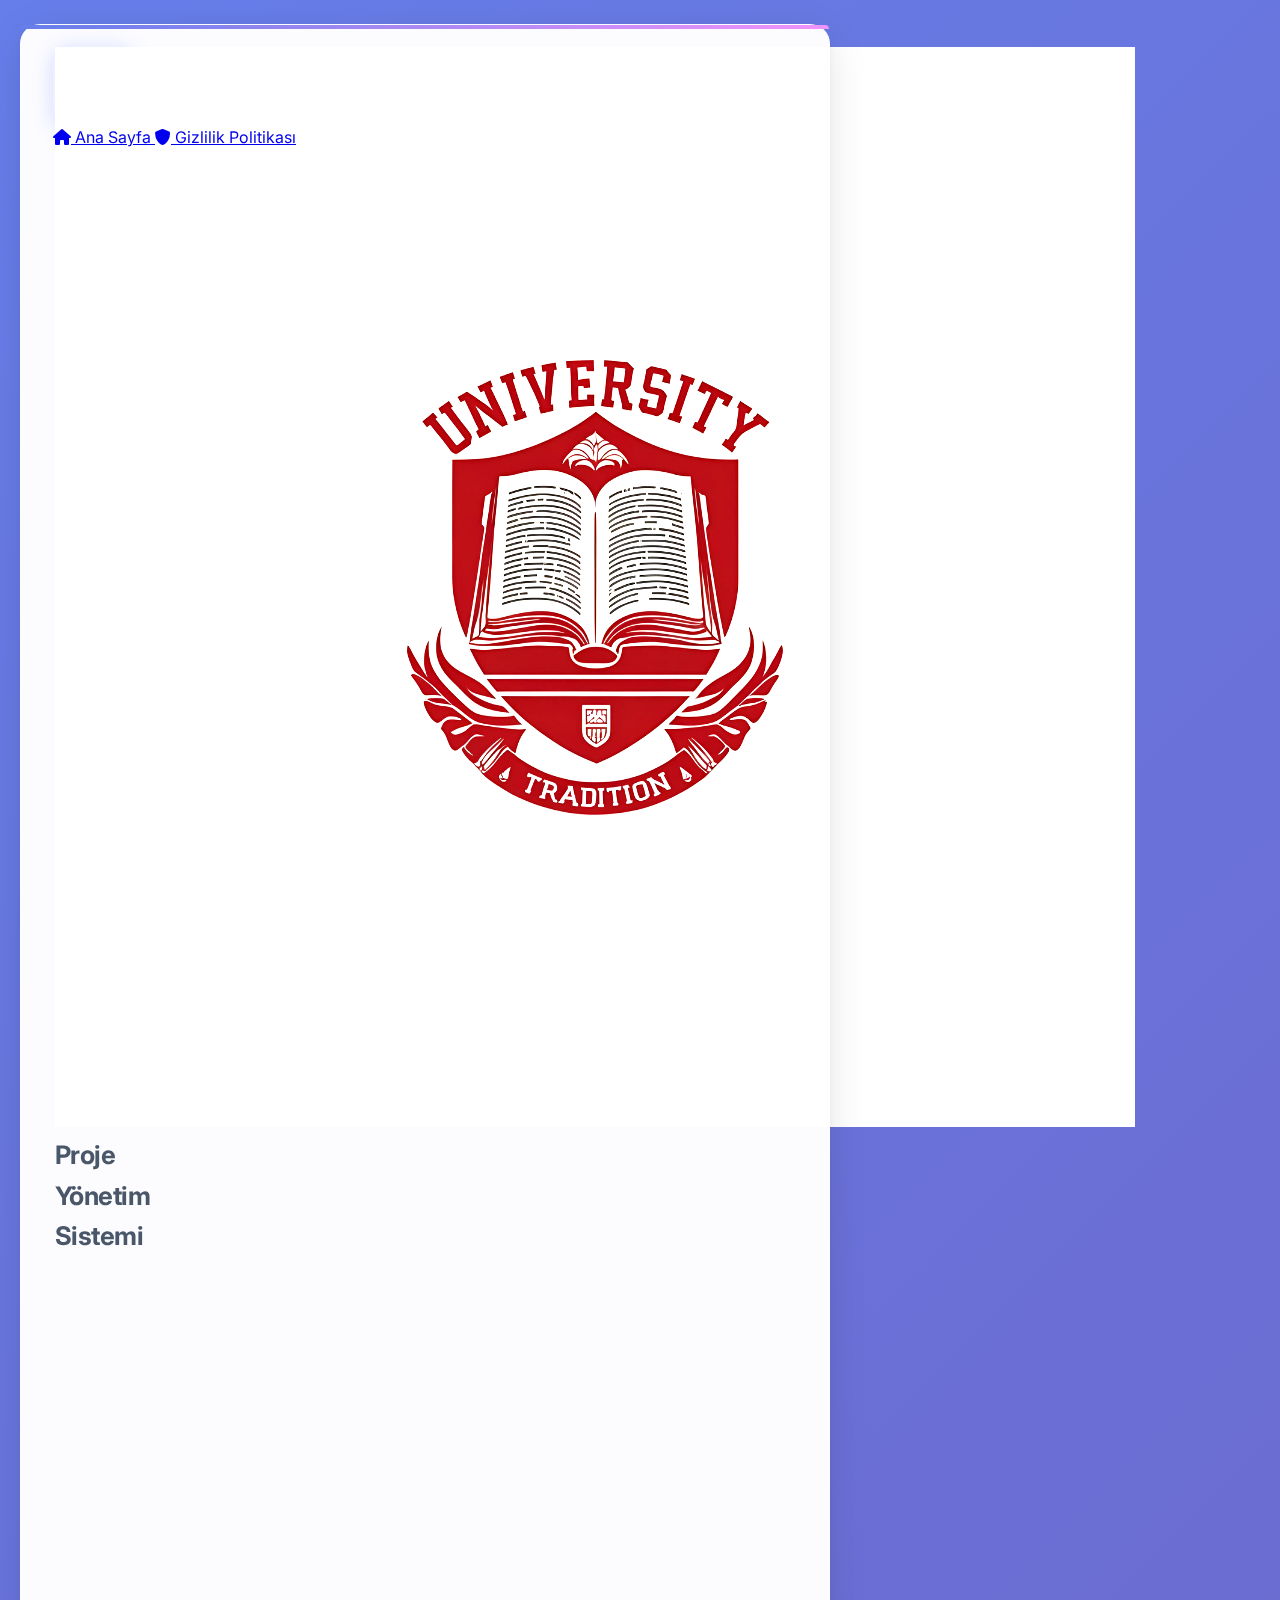
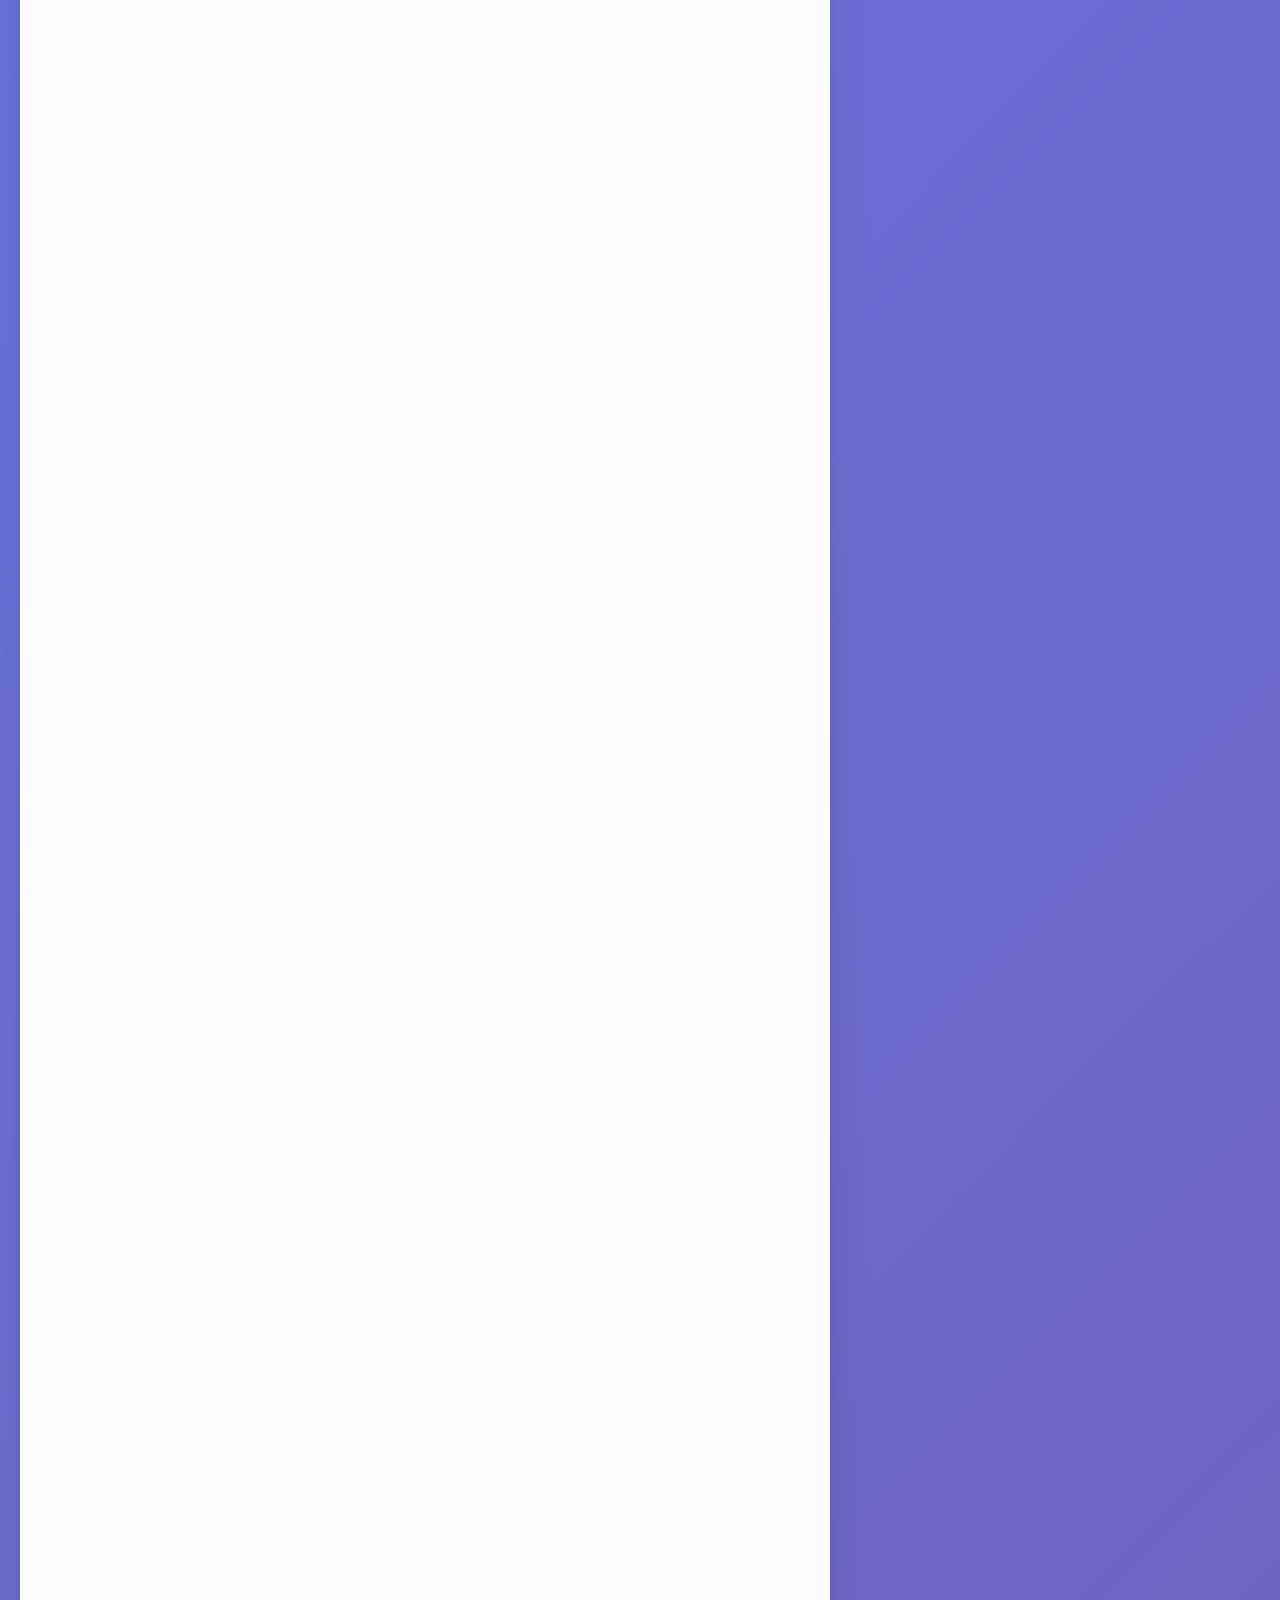
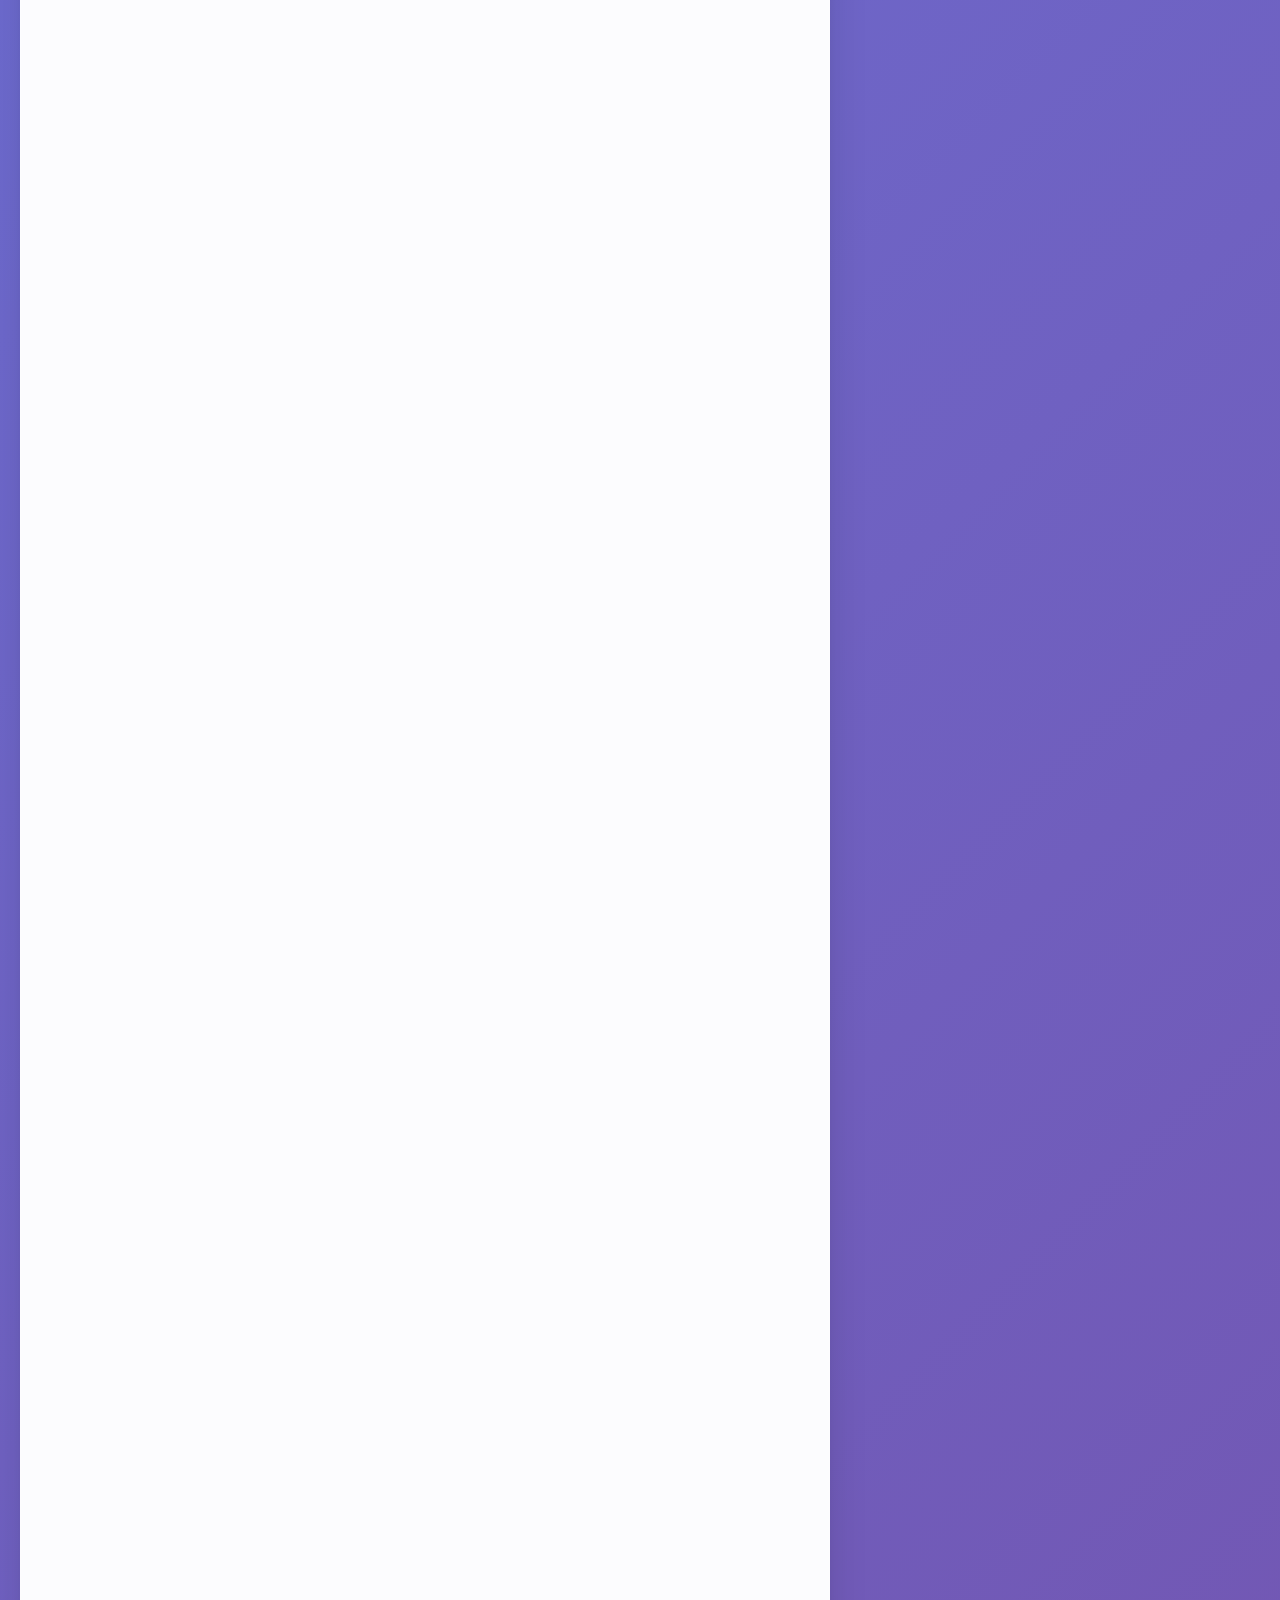
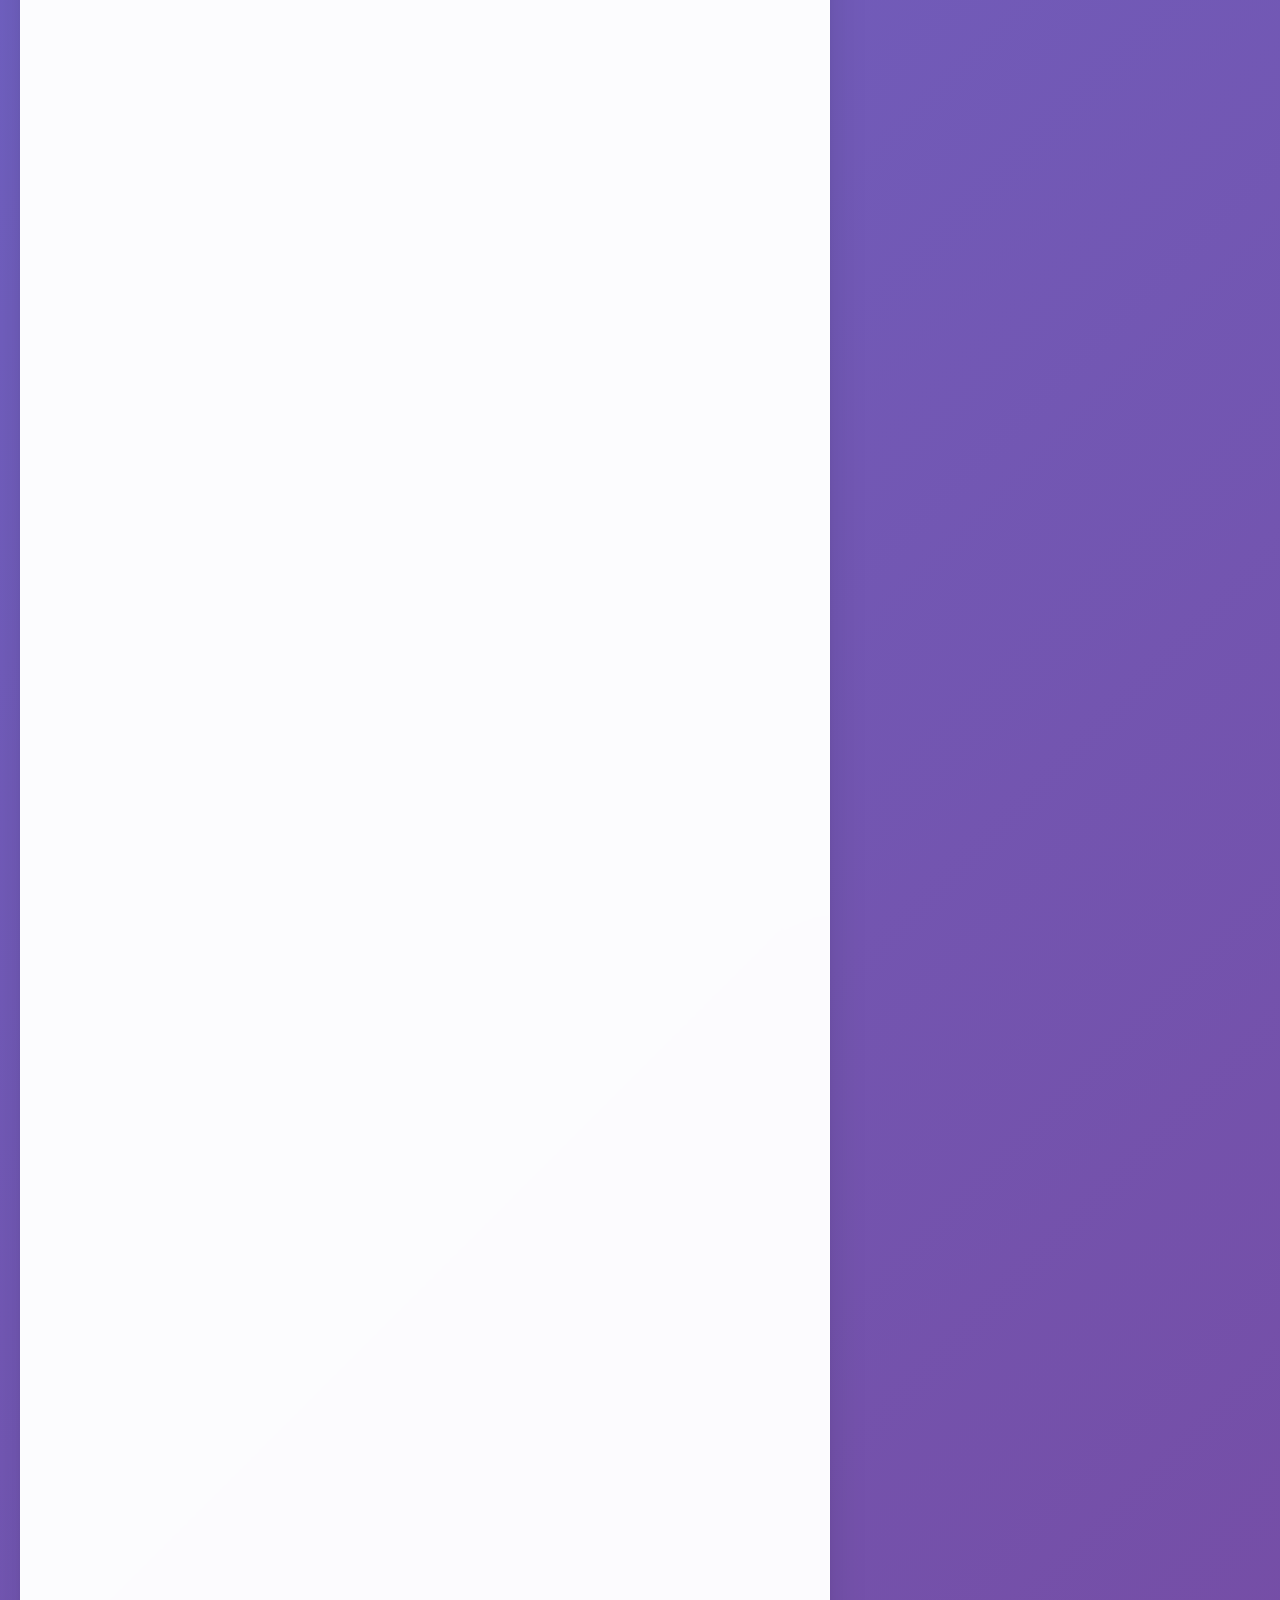
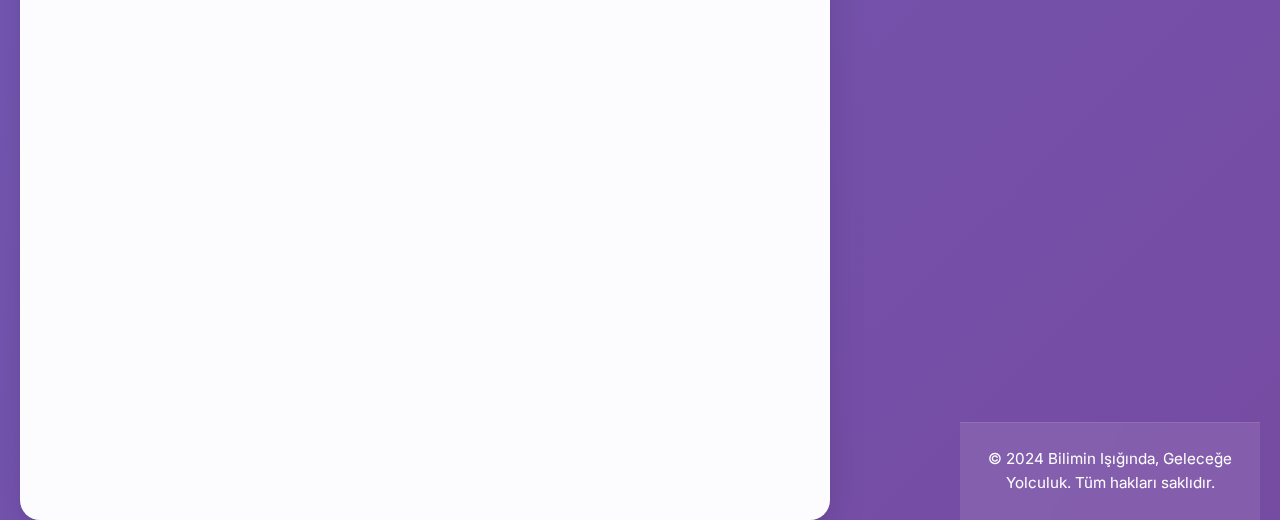
<file: pages/legal/privacy-policy.html>
<!DOCTYPE html>
<html lang="tr">
<head>
    <meta charset="UTF-8">
    <meta name="viewport" content="width=device-width, initial-scale=1.0">
    <title>Gizlilik Politikası - Proje Yönetim Sistemi</title>
    <link rel="stylesheet" href="../../assets/css/style.css">
    <link rel="stylesheet" href="https://cdnjs.cloudflare.com/ajax/libs/font-awesome/6.0.0/css/all.min.css">
</head>
<body>
    <div class="container">
        <header class="header">
            <div class="logo">
                <img src="../../assets/images/uniLogo.png" alt="İSTE Logo" class="logo-img">
                <h1>Proje Yönetim Sistemi</h1>
            </div>
            <nav class="nav">
                <a href="../auth/login.html" class="nav-link">
                    <i class="fas fa-home"></i> Ana Sayfa
                </a>
                <a href="privacy-policy.html" class="nav-link active">
                    <i class="fas fa-shield-alt"></i> Gizlilik Politikası
                </a>
            </nav>
        </header>

        <main class="main-content">
            <div class="policy-container">
                <h2><i class="fas fa-shield-alt"></i> Gizlilik Politikası</h2>
                
                <div class="policy-section">
                    <h3>1. Veri Sorumlusu</h3>
                    <p>Bu sistem Bilimin Işığında, Geleceğe Yolculuk (İSTE) tarafından yönetilmektedir. Kişisel verileriniz 6698 sayılı Kişisel Verilerin Korunması Kanunu (KVKK) kapsamında işlenmektedir.</p>
                </div>

                <div class="policy-section">
                    <h3>2. Toplanan Veriler</h3>
                    <ul>
                        <li><strong>Kişisel Bilgiler:</strong> Ad, soyad, e-posta adresi, telefon numarası</li>
                        <li><strong>Mesleki Bilgiler:</strong> Unvan, bölüm, çalışan numarası</li>
                        <li><strong>Proje Bilgileri:</strong> Proje adı, açıklaması, dosyalar, yorumlar</li>
                        <li><strong>Sistem Bilgileri:</strong> Giriş logları, kullanım istatistikleri</li>
                    </ul>
                </div>

                <div class="policy-section">
                    <h3>3. Veri İşleme Amacı</h3>
                    <p>Kişisel verileriniz aşağıdaki amaçlarla işlenmektedir:</p>
                    <ul>
                        <li>Proje yönetimi ve takibi</li>
                        <li>Sistem güvenliği ve performansı</li>
                        <li>Kullanıcı desteği</li>
                        <li>Yasal yükümlülüklerin yerine getirilmesi</li>
                    </ul>
                </div>

                <div class="policy-section">
                    <h3>4. Veri Paylaşımı</h3>
                    <p>Kişisel verileriniz:</p>
                    <ul>
                        <li>İSTE bünyesindeki yetkili personel ile paylaşılabilir</li>
                        <li>Yasal zorunluluk durumunda ilgili kurumlarla paylaşılabilir</li>
                        <li>Üçüncü taraflarla paylaşılmaz</li>
                    </ul>
                </div>

                <div class="policy-section">
                    <h3>5. Veri Güvenliği</h3>
                    <p>Verileriniz aşağıdaki güvenlik önlemleri ile korunmaktadır:</p>
                    <ul>
                        <li>Şifreli veri depolama</li>
                        <li>Güvenli erişim kontrolleri</li>
                        <li>Düzenli güvenlik güncellemeleri</li>
                        <li>Veri yedekleme ve kurtarma</li>
                    </ul>
                </div>

                <div class="policy-section">
                    <h3>6. KVKK Haklarınız</h3>
                    <p>6698 sayılı KVKK kapsamında aşağıdaki haklara sahipsiniz:</p>
                    <ul>
                        <li>Kişisel verilerinizin işlenip işlenmediğini öğrenme</li>
                        <li>Kişisel verileriniz işlenmişse buna ilişkin bilgi talep etme</li>
                        <li>Kişisel verilerinizin işlenme amacını ve bunların amacına uygun kullanılıp kullanılmadığını öğrenme</li>
                        <li>Yurt içinde veya yurt dışında kişisel verilerinizin aktarıldığı üçüncü kişileri bilme</li>
                        <li>Kişisel verilerinizin eksik veya yanlış işlenmiş olması hâlinde bunların düzeltilmesini isteme</li>
                        <li>Kişisel verilerinizin silinmesini veya yok edilmesini isteme</li>
                    </ul>
                </div>

                <div class="policy-section">
                    <h3>7. İletişim</h3>
                    <p>KVKK kapsamındaki haklarınızı kullanmak için:</p>
                    <ul>
                        <li><strong>E-posta:</strong> kvkk@iste.edu.tr</li>
                        <li><strong>Telefon:</strong> 0326 613 56 00</li>
                        <li><strong>Adres:</strong> Bilimin Işığında, Geleceğe Yolculuk, Merkez Kampüsü, İskenderun/Hatay</li>
                    </ul>
                </div>

                <div class="policy-section">
                    <h3>8. Çerezler (Cookies)</h3>
                    <p>Bu sistem aşağıdaki çerezleri kullanmaktadır:</p>
                    <ul>
                        <li><strong>Oturum Çerezleri:</strong> Güvenli giriş için gerekli</li>
                        <li><strong>Güvenlik Çerezleri:</strong> CSRF koruması için</li>
                        <li><strong>Tercih Çerezleri:</strong> Kullanıcı ayarları için</li>
                    </ul>
                </div>

                <div class="policy-section">
                    <h3>9. Güncellemeler</h3>
                    <p>Bu gizlilik politikası gerektiğinde güncellenebilir. Güncellemeler bu sayfada yayınlanacaktır.</p>
                    <p><strong>Son güncelleme:</strong> 7 Ağustos 2024</p>
                </div>

                <div class="policy-actions">
                    <a href="../auth/login.html" class="btn btn-primary">
                        <i class="fas fa-arrow-left"></i> Ana Sayfaya Dön
                    </a>
                    <a href="data-request.html" class="btn btn-secondary">
                        <i class="fas fa-download"></i> Veri Talep Et
                    </a>
                </div>
            </div>
        </main>

        <footer class="footer">
            <p>&copy; 2024 Bilimin Işığında, Geleceğe Yolculuk. Tüm hakları saklıdır.</p>
        </footer>
    </div>

    <script>
        // Sayfa yüklendiğinde animasyon
        document.addEventListener('DOMContentLoaded', function() {
            const sections = document.querySelectorAll('.policy-section');
            sections.forEach((section, index) => {
                setTimeout(() => {
                    section.style.opacity = '1';
                    section.style.transform = 'translateY(0)';
                }, index * 100);
            });
        });
    </script>
</body>
</html>
</file>
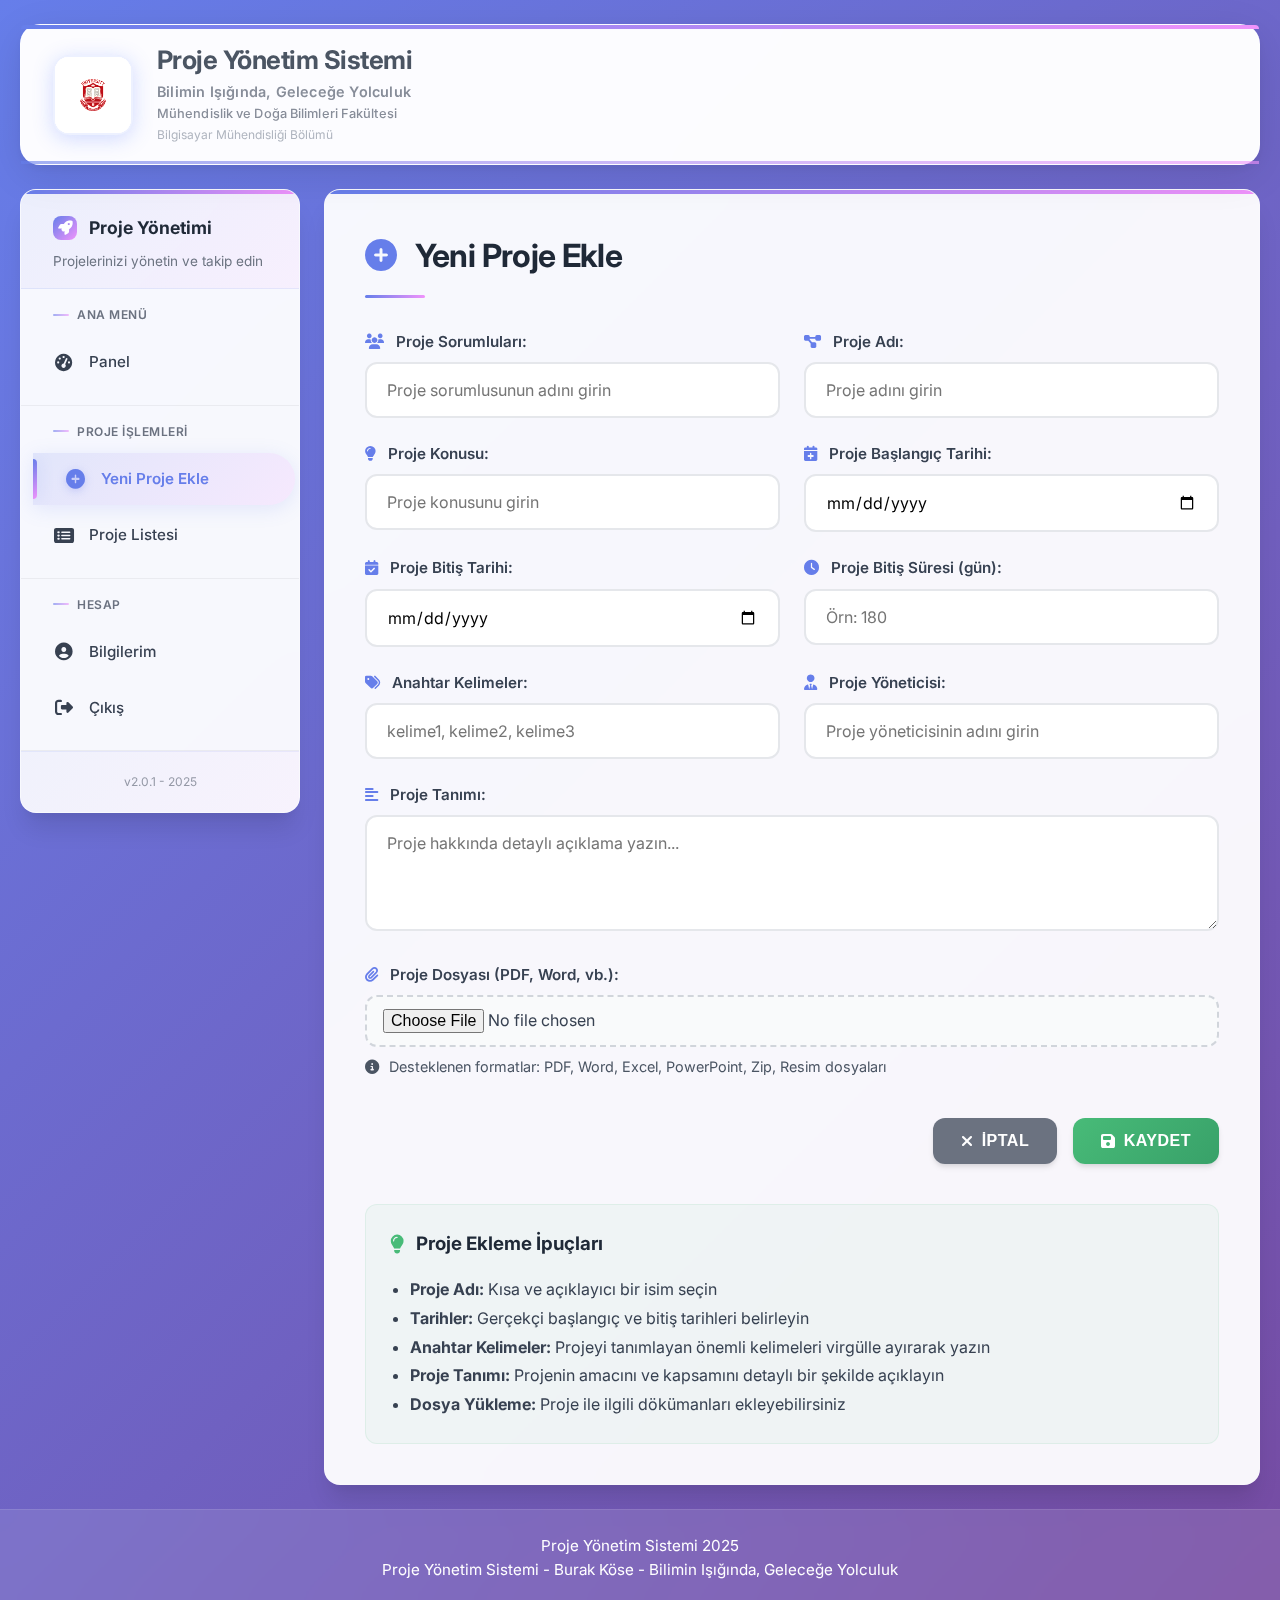
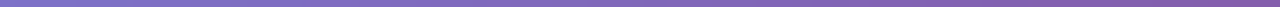
<file: pages/projects/add_project.html>
<!DOCTYPE html>
<html lang="tr">
<head>
  <meta charset="UTF-8">
  <meta name="viewport" content="width=device-width, initial-scale=1.0">
  <title>Yeni Proje Ekle</title>
  <link rel="stylesheet" href="https://cdnjs.cloudflare.com/ajax/libs/font-awesome/6.0.0/css/all.min.css">
      <link rel="stylesheet" href="../../assets/css/style.css">
</head>
<body>
  <div class="header">
    <div class="header-content">
      <div class="logo-container">
                    <img src="../../assets/images/uniLogo.png" alt="Bilimin Işığında, Geleceğe Yolculuk" class="logo">
        <div class="logo-glow"></div>
      </div>
      <div class="header-text">
        <h1 class="main-title">Proje Yönetim Sistemi</h1>
        <div class="university-info">
          <span class="university-name">Bilimin Işığında, Geleceğe Yolculuk</span>
          <span class="faculty-name">Mühendislik ve Doğa Bilimleri Fakültesi</span>
          <span class="department-name">Bilgisayar Mühendisliği Bölümü</span>
        </div>
      </div>
    </div>
    <div class="header-decoration"></div>
  </div>
  <div class="container">
    <nav class="sidebar">
      <div class="sidebar-header">
        <h3 class="sidebar-title">
          <i class="fas fa-rocket"></i>
          Proje Yönetimi
        </h3>
        <p class="sidebar-subtitle">Projelerinizi yönetin ve takip edin</p>
      </div>
      
      <div class="sidebar-section">
        <h4 class="sidebar-section-title">Ana Menü</h4>
        <div class="sidebar-nav">
          <a href="../dashboard/dashboard.html">
            <i class="fas fa-tachometer-alt"></i>
            Panel
          </a>
        </div>
      </div>
      
      <div class="sidebar-section">
        <h4 class="sidebar-section-title">Proje İşlemleri</h4>
        <div class="sidebar-nav">
          <a href="add_project.html" class="active">
            <i class="fas fa-plus-circle"></i>
            Yeni Proje Ekle
          </a>
          <a href="project_list.html">
            <i class="fas fa-list-alt"></i>
            Proje Listesi
          </a>
        </div>
      </div>
      
      <div class="sidebar-section">
        <h4 class="sidebar-section-title">Hesap</h4>
        <div class="sidebar-nav">
          <a href="../dashboard/profile.html">
            <i class="fas fa-user-circle"></i>
            Bilgilerim
          </a>
          <a href="../auth/login.html">
            <i class="fas fa-sign-out-alt"></i>
            Çıkış
          </a>
        </div>
      </div>
      
      <div class="sidebar-footer">
        <p class="sidebar-version">v2.0.1 - 2025</p>
      </div>
    </nav>
    <main class="main-content" id="main-content">
      <h2>
        <i class="fas fa-plus-circle" style="margin-right: 12px; color: var(--primary-color);"></i>
        Yeni Proje Ekle
      </h2>
      
      <form enctype="multipart/form-data" id="projectForm" style="display: grid; grid-template-columns: repeat(auto-fit, minmax(300px, 1fr)); gap: 24px;">
        <div>
          <label>
            <i class="fas fa-users" style="margin-right: 8px; color: var(--primary-color);"></i>
            Proje Sorumluları:
          </label>
          <input type="text" id="sorumlu" placeholder="Proje sorumlusunun adını girin">
        </div>

        <div>
          <label>
            <i class="fas fa-project-diagram" style="margin-right: 8px; color: var(--primary-color);"></i>
            Proje Adı:
          </label>
          <input type="text" id="adi" placeholder="Proje adını girin">
        </div>

        <div>
          <label>
            <i class="fas fa-lightbulb" style="margin-right: 8px; color: var(--primary-color);"></i>
            Proje Konusu:
          </label>
          <input type="text" id="konu" placeholder="Proje konusunu girin">
        </div>

        <div>
          <label>
            <i class="fas fa-calendar-plus" style="margin-right: 8px; color: var(--primary-color);"></i>
            Proje Başlangıç Tarihi:
          </label>
          <input type="date" id="baslangic">
        </div>

        <div>
          <label>
            <i class="fas fa-calendar-check" style="margin-right: 8px; color: var(--primary-color);"></i>
            Proje Bitiş Tarihi:
          </label>
          <input type="date" id="bitis">
        </div>

        <div>
          <label>
            <i class="fas fa-clock" style="margin-right: 8px; color: var(--primary-color);"></i>
            Proje Bitiş Süresi (gün):
          </label>
          <input type="number" id="sure" min="1" placeholder="Örn: 180">
        </div>

        <div>
          <label>
            <i class="fas fa-tags" style="margin-right: 8px; color: var(--primary-color);"></i>
            Anahtar Kelimeler:
          </label>
          <input type="text" id="anahtar" placeholder="kelime1, kelime2, kelime3">
        </div>

        <div>
          <label>
            <i class="fas fa-user-tie" style="margin-right: 8px; color: var(--primary-color);"></i>
            Proje Yöneticisi:
          </label>
          <input type="text" id="yonetici" placeholder="Proje yöneticisinin adını girin">
        </div>

        <div style="grid-column: 1 / -1;">
          <label>
            <i class="fas fa-align-left" style="margin-right: 8px; color: var(--primary-color);"></i>
            Proje Tanımı:
          </label>
          <textarea rows="4" id="tanim" placeholder="Proje hakkında detaylı açıklama yazın..."></textarea>
        </div>

        <div style="grid-column: 1 / -1;">
          <label>
            <i class="fas fa-paperclip" style="margin-right: 8px; color: var(--primary-color);"></i>
            Proje Dosyası (PDF, Word, vb.):
          </label>
          <input type="file" name="proje_dosyasi" accept=".pdf,.doc,.docx,.xls,.xlsx,.ppt,.pptx,.zip,.rar,.txt,.jpg,.jpeg,.png">
          <div style="margin-top: 8px; font-size: 0.9rem; color: var(--gray-600);">
            <i class="fas fa-info-circle" style="margin-right: 6px;"></i>
            Desteklenen formatlar: PDF, Word, Excel, PowerPoint, Zip, Resim dosyaları
          </div>
        </div>

        <div style="grid-column: 1 / -1; display: flex; gap: 16px; justify-content: flex-end; margin-top: 16px;">
          <button type="button" onclick="window.location.href='project_list.html'" style="background: var(--gray-500); color: white; border: none; padding: 14px 28px; border-radius: var(--border-radius); font-size: 1rem; font-weight: 600; cursor: pointer; transition: var(--transition); display: inline-flex; align-items: center; gap: 8px;">
            <i class="fas fa-times"></i>
            İptal
          </button>
          <button type="submit" id="formBtn" style="background: linear-gradient(135deg, var(--success-color), #38a169); color: white; border: none; padding: 14px 28px; border-radius: var(--border-radius); font-size: 1rem; font-weight: 600; cursor: pointer; transition: var(--transition); display: inline-flex; align-items: center; gap: 8px; box-shadow: var(--shadow-md);">
            <i class="fas fa-save"></i>
            Kaydet
          </button>
        </div>
      </form>

      <div style="margin-top: 40px; padding: 24px; background: rgba(72, 187, 120, 0.05); border-radius: var(--border-radius); border: 1px solid rgba(72, 187, 120, 0.1);">
        <h3 style="margin: 0 0 16px 0; color: var(--gray-800); display: flex; align-items: center;">
          <i class="fas fa-lightbulb" style="margin-right: 12px; color: var(--success-color);"></i>
          Proje Ekleme İpuçları
        </h3>
        <ul style="margin: 0; padding-left: 20px; color: var(--gray-700); line-height: 1.8;">
          <li><strong>Proje Adı:</strong> Kısa ve açıklayıcı bir isim seçin</li>
          <li><strong>Tarihler:</strong> Gerçekçi başlangıç ve bitiş tarihleri belirleyin</li>
          <li><strong>Anahtar Kelimeler:</strong> Projeyi tanımlayan önemli kelimeleri virgülle ayırarak yazın</li>
          <li><strong>Proje Tanımı:</strong> Projenin amacını ve kapsamını detaylı bir şekilde açıklayın</li>
          <li><strong>Dosya Yükleme:</strong> Proje ile ilgili dökümanları ekleyebilirsiniz</li>
        </ul>
      </div>
    </main>
  </div>
  <footer>
    <div>Proje Yönetim Sistemi 2025<br>Proje Yönetim Sistemi - Burak Köse - Bilimin Işığında, Geleceğe Yolculuk</div>
  </footer>
  <script>
    // Project data
    const projectData = {
      52: {
        id: 52,
        sorumlu: 'İlkay Ateş',
        adi: 'Proje Yönetim Sistemi',
        konu: 'Yazılım Geliştirme',
        baslangic: '2024-01-01',
        bitis: '2024-06-01',
        sure: 150,
        anahtar: 'yönetim, yazılım, proje, sistem',
        yonetici: 'Burak Köse',
        tanim: 'Proje yönetim süreçlerini kolaylaştıran ve takip eden modern bir web sistemi. Kullanıcı dostu arayüz ile projeler kolayca yönetilebilir.'
      },
      54: {
        id: 54,
        sorumlu: 'İlkay Ateş',
        adi: 'Software Programming Final',
        konu: 'Yazılım Programlama',
        baslangic: '2024-02-15',
        bitis: '2024-05-30',
        sure: 105,
        anahtar: 'programlama, yazılım, final, proje',
        yonetici: 'Burak Köse',
        tanim: 'Yazılım programlama dersi kapsamında geliştirilen final projesi. Modern teknolojiler kullanılarak geliştirilmiştir.'
      }
    };

    window.onload = function() {
      document.getElementById('main-content').classList.add('visible');
      
      const params = new URLSearchParams(window.location.search);
      const detayId = params.get('detay');
      const guncelleId = params.get('guncelle');

      if (detayId) {
        // Detay modunda
        const project = projectData[detayId];
        if (project) {
          document.querySelector('h2').innerHTML = `<i class="fas fa-folder-open" style="margin-right: 12px; color: var(--primary-color);"></i>Proje Detayları - #${project.id}`;
          fillFormData(project);
          makeFieldsReadonly();
          hideSubmitButton();
        }
      } else if (guncelleId) {
        // Güncelleme modunda
        const project = projectData[guncelleId];
        if (project) {
          document.querySelector('h2').innerHTML = `<i class="fas fa-edit" style="margin-right: 12px; color: var(--warning-color);"></i>Proje Güncelle - #${project.id}`;
          fillFormData(project);
          document.getElementById('formBtn').innerHTML = '<i class="fas fa-save"></i>Güncelle';
        }
      }
    };

    function fillFormData(project) {
      document.getElementById('sorumlu').value = project.sorumlu;
      document.getElementById('adi').value = project.adi;
      document.getElementById('konu').value = project.konu;
      document.getElementById('baslangic').value = project.baslangic;
      document.getElementById('bitis').value = project.bitis;
      document.getElementById('sure').value = project.sure;
      document.getElementById('anahtar').value = project.anahtar;
      document.getElementById('yonetici').value = project.yonetici;
      document.getElementById('tanim').value = project.tanim;
    }

    function makeFieldsReadonly() {
      const fields = [
        'sorumlu', 'adi', 'konu', 'baslangic', 'bitis', 
        'sure', 'anahtar', 'yonetici', 'tanim'
      ];
      
      fields.forEach(fieldId => {
        const field = document.getElementById(fieldId);
        if (field) {
          field.readOnly = true;
          field.style.background = 'var(--gray-100)';
          field.style.cursor = 'not-allowed';
          field.style.color = 'var(--gray-600)';
        }
      });

      // Dosya input'unu gizle
      const fileInput = document.querySelector('input[type="file"]');
      if (fileInput) {
        fileInput.style.display = 'none';
        fileInput.parentElement.style.display = 'none';
      }
    }

    function hideSubmitButton() {
      const submitBtn = document.getElementById('formBtn');
      const cancelBtn = submitBtn.previousElementSibling;
      
      // Kaydet butonunu gizle
      submitBtn.style.display = 'none';
      
      // İptal butonunu Geri Dön olarak değiştir
      cancelBtn.innerHTML = '<i class="fas fa-arrow-left"></i>Geri Dön';
    }

    // Form validasyonu
    document.getElementById('projectForm').addEventListener('submit', async function(e) {
      e.preventDefault();
      
      const params = new URLSearchParams(window.location.search);
      const detayId = params.get('detay');
      
      // Detay modunda form submit edilmemeli
      if (detayId) {
        return;
      }
      
      const requiredFields = ['sorumlu', 'adi', 'konu', 'yonetici'];
      let isValid = true;
      
      requiredFields.forEach(fieldId => {
        const field = document.getElementById(fieldId);
        if (!field.value.trim()) {
          field.style.borderColor = 'var(--danger-color)';
          isValid = false;
        } else {
          field.style.borderColor = 'var(--gray-200)';
        }
      });
      
      if (isValid) {
        // Başarı mesajı göster
        const submitBtn = document.getElementById('formBtn');
        const originalText = submitBtn.innerHTML;
        submitBtn.innerHTML = '<i class="fas fa-check"></i>Kaydediliyor...';
        submitBtn.disabled = true;
        
        const guncelleId = params.get('guncelle');
        if (guncelleId) {
          alert('Proje başarıyla güncellendi!');
          window.location.href = 'project_list.html';
        } else {
          // Yeni proje ekle
          const success = await saveProject();
          if (success) {
            alert('Proje başarıyla kaydedildi! Admin onayı bekleniyor.');
            window.location.href = 'project_list.html';
          } else {
            // Hata durumunda butonu tekrar aktif et
            submitBtn.innerHTML = originalText;
            submitBtn.disabled = false;
          }
        }
      } else {
        alert('Lütfen zorunlu alanları doldurun!');
      }
    });

    // Projeyi API'ye kaydet
    async function saveProject() {
      try {
        const fileInput = document.querySelector('input[type="file"]');
        let fileInfo = null;
        
        // Dosya bilgisini al
        if (fileInput && fileInput.files && fileInput.files[0]) {
          const file = fileInput.files[0];
          fileInfo = {
            name: file.name,
            size: formatFileSize(file.size),
            type: getFileType(file.name),
            uploadDate: new Date().toISOString()
          };
        }
        
        const formData = {
          action: 'add',
          title: document.getElementById('adi').value.trim(),
          subject: document.getElementById('konu').value.trim(),
          description: document.getElementById('tanim').value.trim(),
          keywords: document.getElementById('anahtar').value.trim(),
          project_manager: document.getElementById('yonetici').value.trim(),
          responsible_person: document.getElementById('sorumlu').value.trim(),
          start_date: document.getElementById('baslangic').value,
          end_date: document.getElementById('bitis').value,
          duration_days: parseInt(document.getElementById('sure').value) || 0,
          file_info: fileInfo
        };
        
        console.log('API\'ye gönderilen veri:', formData);
        
                    const response = await fetch('../../api/projects.php', {
          method: 'POST',
          headers: {
            'Content-Type': 'application/json',
          },
          body: JSON.stringify(formData)
        });
        
        if (!response.ok) {
          throw new Error(`HTTP error! status: ${response.status}`);
        }
        
        const result = await response.json();
        
        console.log('API yanıtı:', result);
        
        if (result.success) {
          console.log('Proje başarıyla eklendi:', result);
          return true;
        } else {
          console.error('Proje eklenirken hata:', result.message);
          alert('Proje oluşturulurken hata oluştu: ' + result.message);
          return false;
        }
      } catch (error) {
        console.error('Proje eklenirken hata:', error);
        alert('Proje oluşturulurken hata oluştu! Lütfen tekrar deneyin.');
        return false;
      }
    }

    // Dosya boyutunu formatla
    function formatFileSize(bytes) {
      if (bytes === 0) return '0 Bytes';
      const k = 1024;
      const sizes = ['Bytes', 'KB', 'MB', 'GB'];
      const i = Math.floor(Math.log(bytes) / Math.log(k));
      return parseFloat((bytes / Math.pow(k, i)).toFixed(2)) + ' ' + sizes[i];
    }

    // Dosya tipini belirle
    function getFileType(fileName) {
      const extension = fileName.split('.').pop().toLowerCase();
      const typeMap = {
        'pdf': 'PDF Dosyası',
        'doc': 'Word Belgesi',
        'docx': 'Word Belgesi',
        'xls': 'Excel Dosyası',
        'xlsx': 'Excel Dosyası',
        'ppt': 'PowerPoint Sunumu',
        'pptx': 'PowerPoint Sunumu',
        'zip': 'ZIP Arşivi',
        'rar': 'RAR Arşivi',
        'txt': 'Metin Dosyası',
        'jpg': 'JPEG Resmi',
        'jpeg': 'JPEG Resmi',
        'png': 'PNG Resmi'
      };
      return typeMap[extension] || 'Dosya';
    }
  </script>
</body>
</html>
</file>
<file: assets/css/style.css>
/* Modern Proje Yönetim Sistemi Tasarımı */
@import url('https://fonts.googleapis.com/css2?family=Inter:wght@300;400;500;600;700;800&display=swap');
@import url('https://cdnjs.cloudflare.com/ajax/libs/font-awesome/6.4.0/css/all.min.css');

:root {
  --primary-color: #667eea;
  --primary-dark: #5a67d8;
  --secondary-color: #764ba2;
  --accent-color: #f093fb;
  --success-color: #48bb78;
  --warning-color: #ed8936;
  --danger-color: #f56565;
  --light-bg: #f7fafc;
  --white: #ffffff;
  --gray-50: #f9fafb;
  --gray-100: #f3f4f6;
  --gray-200: #e5e7eb;
  --gray-300: #d1d5db;
  --gray-400: #9ca3af;
  --gray-500: #6b7280;
  --gray-600: #4b5563;
  --gray-700: #374151;
  --gray-800: #1f2937;
  --gray-900: #111827;
  --shadow-sm: 0 1px 2px 0 rgba(0, 0, 0, 0.05);
  --shadow-md: 0 4px 6px -1px rgba(0, 0, 0, 0.1), 0 2px 4px -1px rgba(0, 0, 0, 0.06);
  --shadow-lg: 0 10px 15px -3px rgba(0, 0, 0, 0.1), 0 4px 6px -2px rgba(0, 0, 0, 0.05);
  --shadow-xl: 0 20px 25px -5px rgba(0, 0, 0, 0.1), 0 10px 10px -5px rgba(0, 0, 0, 0.04);
  --border-radius: 12px;
  --border-radius-lg: 16px;
  --transition: all 0.3s cubic-bezier(0.4, 0, 0.2, 1);
}

* {
  margin: 0;
  padding: 0;
  box-sizing: border-box;
}

body {
  font-family: 'Inter', -apple-system, BlinkMacSystemFont, 'Segoe UI', sans-serif;
  background: linear-gradient(135deg, #667eea 0%, #764ba2 100%);
  min-height: 100vh;
  line-height: 1.6;
  color: var(--gray-700);
  font-weight: 400;
}

body.index-page {
  min-height: 100vh;
  display: flex;
  flex-direction: column;
  background: linear-gradient(135deg, #667eea 0%, #764ba2 100%);
}

/* Header Styles - Sidebar gibi kart görünümü */
.header {
  background: rgba(255, 255, 255, 0.98);
  backdrop-filter: blur(20px);
  border-radius: 20px;
  box-shadow: 0 10px 40px rgba(0, 0, 0, 0.1), 0 4px 10px rgba(0, 0, 0, 0.05);
  border: 1px solid rgba(255, 255, 255, 0.3);
  color: var(--gray-800);
  padding: 20px 32px;
  margin: 24px auto 0 auto;
  max-width: 1400px;
  width: calc(100% - 40px);
  position: relative;
  z-index: 100;
  overflow: visible;
}

.header::before {
  content: '';
  position: absolute;
  top: 0;
  left: 0;
  right: 0;
  height: 4px;
  background: linear-gradient(90deg, var(--primary-color), var(--accent-color));
  border-radius: 20px 20px 0 0;
}

.header-content {
  display: flex;
  align-items: center;
  gap: 24px;
  position: relative;
  z-index: 10;
}

.logo-container {
  position: relative;
  display: flex;
  align-items: center;
  gap: 16px;
}

.logo {
  width: 80px;
  height: 80px;
  border-radius: 16px;
  box-shadow: 0 4px 20px rgba(102, 126, 234, 0.3);
  transition: all 0.3s ease;
  border: 2px solid rgba(102, 126, 234, 0.1);
  object-fit: contain;
  object-position: center;
  position: relative;
  z-index: 2;
  mix-blend-mode: multiply;
  background: transparent;
  filter: brightness(1.1) contrast(1.2);
}

/* Giriş sayfası için özel logo boyutu */
.left-panel .logo {
  width: 120px !important;
  height: 120px !important;
  border-radius: 20px !important;
}

/* Giriş sayfası header logosu için özel boyut */
.index-page .header .logo {
  width: 100px !important;
  height: 100px !important;
  border-radius: 18px !important;
}

/* Logo text boyutu */
.logo-text {
  font-size: 1.2rem !important;
  font-weight: 600 !important;
  color: var(--gray-700) !important;
  margin-top: 8px !important;
  text-align: center !important;
}

/* Admin dashboard header logosu için özel boyut */
.admin_dashboard.html .header .logo,
body[data-page="admin"] .header .logo {
  width: 120px !important;
  height: 120px !important;
  border-radius: 20px !important;
}

.logo:hover {
  transform: scale(1.05);
  box-shadow: 0 6px 25px rgba(102, 126, 234, 0.4);
  border-color: var(--primary-color);
}

.logo-glow {
  position: absolute;
  top: 50%;
  left: 50%;
  transform: translate(-50%, -50%);
  width: 100px;
  height: 100px;
  background: radial-gradient(circle, rgba(102, 126, 234, 0.2) 0%, transparent 70%);
  border-radius: 50%;
  opacity: 0;
  transition: opacity 0.3s ease;
  pointer-events: none;
}

.logo-container:hover .logo-glow {
  opacity: 1;
}

.header-text {
  flex: 1;
  display: flex;
  flex-direction: column;
  gap: 4px;
}

.main-title {
  color: var(--gray-600);
  margin: 0;
  font-size: 1.6rem;
  font-weight: 700;
  letter-spacing: -0.02em;
  line-height: 1.2;
}

.university-info {
  display: flex;
  flex-direction: column;
  gap: 1px;
  opacity: 0.8;
}

.university-name {
  font-size: 0.9rem;
  font-weight: 600;
  color: var(--gray-500);
  letter-spacing: 0.2px;
}

.faculty-name {
  font-size: 0.8rem;
  font-weight: 500;
  color: var(--gray-500);
  letter-spacing: 0.1px;
}

.department-name {
  font-size: 0.75rem;
  font-weight: 400;
  color: var(--gray-400);
}

.header-decoration {
  position: absolute;
  bottom: 0;
  left: 0;
  right: 0;
  height: 3px;
  background: linear-gradient(90deg, var(--primary-color), var(--accent-color));
  opacity: 0.6;
}

/* Legacy header styles for backwards compatibility */
.header h1 {
  color: var(--gray-600);
  margin: 0;
  font-size: 1.6rem;
  font-weight: 700;
  letter-spacing: -0.02em;
}

.header h2 {
  font-size: 0.85rem;
  margin: 4px 0 0 0;
  color: var(--gray-500);
  font-weight: 400;
  line-height: 1.4;
}

/* Container & Layout */
.container {
  display: flex;
  min-height: calc(100vh - 160px);
  max-width: 1400px;
  margin: 0 auto;
  width: 100%;
  gap: 24px;
  padding: 0 20px;
}

/* Sidebar Styles */
.sidebar {
  width: 280px;
  background: rgba(255, 255, 255, 0.95);
  backdrop-filter: blur(20px);
  border-radius: var(--border-radius-lg);
  padding: 0;
  display: flex;
  flex-direction: column;
  box-shadow: var(--shadow-xl);
  margin-top: 24px;
  border: 1px solid rgba(255, 255, 255, 0.2);
  height: fit-content;
  position: sticky;
  top: 24px;
  overflow: hidden;
}

.sidebar::before {
  content: '';
  position: absolute;
  top: 0;
  left: 0;
  right: 0;
  height: 4px;
  background: linear-gradient(90deg, var(--primary-color), var(--accent-color));
  z-index: 1;
}

.sidebar-header {
  padding: 24px 32px 16px 32px;
  background: linear-gradient(135deg, rgba(102, 126, 234, 0.08), rgba(240, 147, 251, 0.08));
  border-bottom: 1px solid rgba(102, 126, 234, 0.1);
  position: relative;
}

.sidebar-header::before {
  content: '';
  position: absolute;
  top: 0;
  left: 0;
  right: 0;
  height: 1px;
  background: linear-gradient(90deg, var(--primary-color), var(--accent-color));
  opacity: 0.3;
}

.sidebar-title {
  font-size: 1.1rem;
  font-weight: 700;
  color: var(--gray-800);
  margin: 0 0 8px 0;
  display: flex;
  align-items: center;
  gap: 12px;
}

.sidebar-title i {
  width: 24px;
  height: 24px;
  border-radius: 8px;
  background: linear-gradient(135deg, var(--primary-color), var(--accent-color));
  color: white;
  display: flex;
  align-items: center;
  justify-content: center;
  font-size: 0.9rem;
}

.sidebar-subtitle {
  font-size: 0.85rem;
  color: var(--gray-600);
  margin: 0;
  opacity: 0.8;
}

.sidebar-section {
  padding: 16px 0;
  border-bottom: 1px solid rgba(0, 0, 0, 0.05);
  position: relative;
}

.sidebar-section:last-child {
  border-bottom: none;
}

.sidebar-section-title {
  font-size: 0.75rem;
  font-weight: 600;
  color: var(--gray-500);
  text-transform: uppercase;
  letter-spacing: 0.5px;
  margin: 0 0 12px 0;
  padding: 0 32px;
  position: relative;
  display: flex;
  align-items: center;
  gap: 8px;
}

.sidebar-section-title::before {
  content: '';
  width: 16px;
  height: 2px;
  background: linear-gradient(90deg, var(--primary-color), var(--accent-color));
  border-radius: 1px;
  opacity: 0.6;
}

.sidebar-nav {
  display: flex;
  flex-direction: column;
  gap: 4px;
}

.sidebar a {
  color: var(--gray-700);
  text-decoration: none;
  padding: 14px 32px;
  display: flex;
  align-items: center;
  border-radius: 0 50px 50px 0;
  font-size: 0.95rem;
  transition: all 0.4s cubic-bezier(0.25, 0.46, 0.45, 0.94);
  font-weight: 500;
  position: relative;
  margin-right: 16px;
  overflow: hidden;
}

.sidebar a::before {
  content: '';
  position: absolute;
  left: 0;
  top: 50%;
  transform: translateY(-50%);
  width: 4px;
  height: 0;
  background: linear-gradient(135deg, var(--primary-color), var(--accent-color));
  border-radius: 0 4px 4px 0;
  transition: all 0.4s cubic-bezier(0.25, 0.46, 0.45, 0.94);
  z-index: 2;
}

.sidebar a::after {
  content: '';
  position: absolute;
  top: 0;
  left: -100%;
  width: 100%;
  height: 100%;
  background: linear-gradient(90deg, transparent, rgba(102, 126, 234, 0.1), transparent);
  transition: left 0.6s ease;
  z-index: 1;
}

.sidebar a:hover::after {
  left: 100%;
}

.sidebar a:hover::before,
.sidebar a.active::before {
  height: 40px;
  box-shadow: 0 0 15px rgba(102, 126, 234, 0.3);
}

.sidebar a:hover,
.sidebar a.active {
  background: linear-gradient(135deg, rgba(102, 126, 234, 0.12), rgba(240, 147, 251, 0.12));
  color: var(--primary-color);
  transform: translateX(12px);
  box-shadow: 0 4px 20px rgba(102, 126, 234, 0.15);
}

.sidebar a.active {
  background: linear-gradient(135deg, rgba(102, 126, 234, 0.15), rgba(240, 147, 251, 0.15));
  font-weight: 600;
}

.sidebar a i {
  margin-right: 14px;
  width: 22px;
  text-align: center;
  font-size: 1.1rem;
  transition: all 0.3s ease;
  position: relative;
  z-index: 3;
}

.sidebar a:hover i,
.sidebar a.active i {
  transform: scale(1.1);
  filter: drop-shadow(0 2px 4px rgba(102, 126, 234, 0.3));
}

.sidebar-footer {
  padding: 20px 32px;
  background: linear-gradient(135deg, rgba(102, 126, 234, 0.05), rgba(240, 147, 251, 0.05));
  border-top: 1px solid rgba(102, 126, 234, 0.1);
  margin-top: auto;
}

.sidebar-version {
  font-size: 0.75rem;
  color: var(--gray-500);
  text-align: center;
  margin: 0;
  opacity: 0.7;
}

/* Main Content */
.main-content {
  flex: 1;
  background: rgba(255, 255, 255, 0.95);
  backdrop-filter: blur(20px);
  border-radius: var(--border-radius-lg);
  margin: 24px 0;
  box-shadow: var(--shadow-xl);
  border: 1px solid rgba(255, 255, 255, 0.2);
  padding: 40px;
  opacity: 0;
  transform: translateY(20px);
  transition: opacity 0.6s ease, transform 0.6s ease;
  overflow: hidden;
  position: relative;
}

.main-content:before {
  content: '';
  position: absolute;
  top: 0;
  left: 0;
  right: 0;
  height: 4px;
  background: linear-gradient(90deg, var(--primary-color), var(--accent-color));
  border-radius: var(--border-radius-lg) var(--border-radius-lg) 0 0;
}

.main-content.visible {
  opacity: 1;
  transform: translateY(0);
}

.main-content h2 {
  margin: 0 0 32px 0;
  color: var(--gray-800);
  font-size: 2rem;
  font-weight: 700;
  letter-spacing: -0.02em;
  position: relative;
  padding-bottom: 16px;
}

.main-content h2:after {
  content: '';
  position: absolute;
  bottom: 0;
  left: 0;
  width: 60px;
  height: 3px;
  background: linear-gradient(90deg, var(--primary-color), var(--accent-color));
  border-radius: 2px;
}

/* Form Styles */
form {
  display: grid;
  gap: 24px;
}

form label {
  font-weight: 600;
  margin-bottom: 8px;
  color: var(--gray-700);
  font-size: 0.95rem;
  display: block;
}

form input,
form textarea,
form select {
  width: 100%;
  padding: 16px 20px;
  border: 2px solid var(--gray-200);
  border-radius: var(--border-radius);
  font-size: 1rem;
  background: var(--white);
  transition: var(--transition);
  font-family: inherit;
  resize: vertical;
}

form input:focus,
form textarea:focus,
form select:focus {
  outline: none;
  border-color: var(--primary-color);
  box-shadow: 0 0 0 3px rgba(102, 126, 234, 0.1);
  transform: translateY(-2px);
}

form input[type="file"] {
  padding: 12px 16px;
  border: 2px dashed var(--gray-300);
  background: var(--gray-50);
  cursor: pointer;
  transition: var(--transition);
}

form input[type="file"]:hover {
  border-color: var(--primary-color);
  background: rgba(102, 126, 234, 0.05);
}

form button {
  background: linear-gradient(135deg, var(--primary-color), var(--primary-dark));
  color: white;
  border: none;
  padding: 16px 32px;
  border-radius: var(--border-radius);
  font-size: 1rem;
  font-weight: 600;
  cursor: pointer;
  transition: var(--transition);
  box-shadow: var(--shadow-md);
  display: inline-flex;
  align-items: center;
  justify-content: center;
  gap: 8px;
  text-transform: uppercase;
  letter-spacing: 0.5px;
}

form button:hover {
  transform: translateY(-2px);
  box-shadow: var(--shadow-lg);
  background: linear-gradient(135deg, var(--primary-dark), var(--secondary-color));
}

form button:active {
  transform: translateY(0);
}

/* Login Box Styles */
.login-box {
  background: rgba(255, 255, 255, 0.95);
  backdrop-filter: blur(20px);
  border: 1px solid rgba(255, 255, 255, 0.2);
  width: 100%;
  max-width: 420px;
  margin: 60px auto;
  padding: 48px 40px;
  border-radius: var(--border-radius-lg);
  box-shadow: var(--shadow-xl);
  opacity: 0;
  transform: translateY(30px);
  transition: opacity 0.6s ease, transform 0.6s ease;
  position: relative;
  overflow: hidden;
}

.login-box:before {
  content: '';
  position: absolute;
  top: 0;
  left: 0;
  right: 0;
  height: 4px;
  background: linear-gradient(90deg, var(--primary-color), var(--accent-color));
}

.login-box.visible {
  opacity: 1;
  transform: translateY(0);
}

.login-box form {
  display: flex;
  flex-direction: column;
  gap: 20px;
}

.login-box label {
  font-weight: 600;
  color: var(--gray-700);
  font-size: 0.95rem;
}

.login-box input[type="text"],
.login-box input[type="password"] {
  padding: 16px 20px;
  border: 2px solid var(--gray-200);
  border-radius: var(--border-radius);
  background: var(--white);
  font-size: 1rem;
  transition: var(--transition);
}

.login-box input[type="text"]:focus,
.login-box input[type="password"]:focus {
  outline: none;
  border-color: var(--primary-color);
  box-shadow: 0 0 0 3px rgba(102, 126, 234, 0.1);
}

.remember {
  display: flex;
  align-items: center;
  gap: 12px;
  color: var(--gray-600);
  font-size: 0.95rem;
  user-select: none;
}

.remember input[type="checkbox"] {
  width: 18px;
  height: 18px;
  accent-color: var(--primary-color);
  cursor: pointer;
}

.remember label {
  cursor: pointer;
  font-weight: 500;
}

/* Table Styles */
table {
  width: 100%;
  border-collapse: collapse;
  background: var(--white);
  border-radius: var(--border-radius);
  overflow: hidden;
  box-shadow: var(--shadow-md);
  margin-top: 24px;
}

table th,
table td {
  padding: 16px 20px;
  text-align: left;
  border-bottom: 1px solid var(--gray-200);
}

table th {
  background: linear-gradient(135deg, var(--primary-color), var(--primary-dark));
  color: white;
  font-weight: 600;
  font-size: 0.95rem;
  text-transform: uppercase;
  letter-spacing: 0.5px;
}

table tr:hover {
  background: var(--gray-50);
  transition: var(--transition);
}

table tr:last-child td {
  border-bottom: none;
}

/* Buttons & Links */
.detail-btn {
  background: linear-gradient(135deg, var(--success-color), #38a169);
  color: white !important;
  padding: 8px 16px;
  border-radius: 8px;
  font-size: 0.9rem;
  font-weight: 600;
  text-decoration: none;
  box-shadow: var(--shadow-sm);
  transition: var(--transition);
  display: inline-flex;
  align-items: center;
  gap: 6px;
}

.detail-btn:hover {
  transform: translateY(-1px);
  box-shadow: var(--shadow-md);
  background: linear-gradient(135deg, #38a169, var(--success-color));
}

/* Footer */
footer {
  background: rgba(255, 255, 255, 0.1);
  backdrop-filter: blur(20px);
  color: white;
  text-align: center;
  padding: 24px 0;
  font-size: 0.95rem;
  border-top: 1px solid rgba(255, 255, 255, 0.1);
  margin-top: auto;
}

.index-footer {
  margin-top: auto;
}

/* Status Badges */
.status-badge {
  padding: 6px 12px;
  border-radius: 20px;
  font-size: 0.85rem;
  font-weight: 600;
  text-transform: capitalize;
}

.status-completed {
  background: rgba(72, 187, 120, 0.1);
  color: var(--success-color);
  border: 1px solid rgba(72, 187, 120, 0.2);
}

.status-new {
  background: rgba(102, 126, 234, 0.1);
  color: var(--primary-color);
  border: 1px solid rgba(102, 126, 234, 0.2);
}

.status-progress {
  background: rgba(237, 137, 54, 0.1);
  color: var(--warning-color);
  border: 1px solid rgba(237, 137, 54, 0.2);
}

/* Modal Styles */
.modal {
  display: none;
  position: fixed;
  z-index: 1000;
  left: 0;
  top: 0;
  width: 100%;
  height: 100%;
  background-color: rgba(0, 0, 0, 0.5);
  backdrop-filter: blur(8px);
  opacity: 0;
  transition: opacity 0.3s ease;
}

.modal.show {
  opacity: 1;
}

.modal-content {
  background: rgba(255, 255, 255, 0.98);
  backdrop-filter: blur(20px);
  margin: 3% auto;
  padding: 0;
  border-radius: var(--border-radius-lg);
  width: 90%;
  max-width: 900px;
  max-height: 90vh;
  overflow: hidden;
  box-shadow: var(--shadow-xl);
  border: 1px solid rgba(255, 255, 255, 0.2);
  transform: scale(0.9) translateY(20px);
  transition: transform 0.3s ease;
}

.modal.show .modal-content {
  transform: scale(1) translateY(0);
}

.modal-header {
  background: linear-gradient(135deg, var(--primary-color), var(--primary-dark));
  color: white;
  padding: 24px 32px;
  display: flex;
  justify-content: space-between;
  align-items: center;
  position: relative;
}

.modal-header h3 {
  margin: 0;
  font-size: 1.5rem;
  font-weight: 700;
  display: flex;
  align-items: center;
}

.close {
  color: white;
  font-size: 32px;
  font-weight: bold;
  cursor: pointer;
  transition: var(--transition);
  width: 40px;
  height: 40px;
  display: flex;
  align-items: center;
  justify-content: center;
  border-radius: 50%;
  background: rgba(255, 255, 255, 0.1);
}

.close:hover {
  background: rgba(255, 255, 255, 0.2);
  transform: scale(1.1);
}

.modal-body {
  padding: 32px;
  max-height: 70vh;
  overflow-y: auto;
}

.detail-grid {
  display: grid;
  grid-template-columns: repeat(auto-fit, minmax(280px, 1fr));
  gap: 24px;
  margin-bottom: 24px;
}

.detail-item {
  background: var(--white);
  border: 1px solid var(--gray-200);
  border-radius: var(--border-radius);
  padding: 16px 20px;
  transition: var(--transition);
}

.detail-item:hover {
  border-color: var(--primary-color);
  box-shadow: 0 0 0 3px rgba(102, 126, 234, 0.1);
}

.detail-item.full-width {
  grid-column: 1 / -1;
}

.detail-item label {
  font-weight: 600;
  color: var(--gray-700);
  font-size: 0.95rem;
  display: block;
  margin-bottom: 8px;
}

.detail-item span,
.detail-item p {
  color: var(--gray-800);
  font-size: 1rem;
  line-height: 1.6;
  margin: 0;
}

.detail-item p {
  background: var(--gray-50);
  padding: 16px;
  border-radius: 8px;
  border-left: 4px solid var(--primary-color);
}

.file-item {
  display: flex;
  align-items: center;
  padding: 12px 16px;
  background: var(--gray-50);
  border-radius: 8px;
  margin-bottom: 8px;
  border: 1px solid var(--gray-200);
  transition: var(--transition);
}

.file-item:hover {
  background: rgba(102, 126, 234, 0.05);
  border-color: var(--primary-color);
}

.file-item:last-child {
  margin-bottom: 0;
}

.file-item span {
  flex: 1;
  font-weight: 500;
}

.file-item a {
  text-decoration: none;
  font-size: 0.9rem;
  font-weight: 500;
  transition: var(--transition);
}

.file-item a:hover {
  transform: translateY(-1px);
}

/* Modal Form Styles */
.modal-body input,
.modal-body textarea,
.modal-body select {
  width: 100%;
  padding: 12px 16px;
  border: 2px solid var(--gray-200);
  border-radius: var(--border-radius);
  font-size: 1rem;
  background: var(--white);
  transition: var(--transition);
  font-family: inherit;
  resize: vertical;
  box-sizing: border-box;
}

.modal-body input:focus,
.modal-body textarea:focus,
.modal-body select:focus {
  outline: none;
  border-color: var(--primary-color);
  box-shadow: 0 0 0 3px rgba(102, 126, 234, 0.1);
}

.modal-body input[readonly] {
  background: var(--gray-100);
  cursor: not-allowed;
  color: var(--gray-600);
}

.modal-body input[type="file"] {
  padding: 8px 12px;
  border: 2px dashed var(--gray-300);
  background: var(--gray-50);
  cursor: pointer;
}

.modal-body input[type="file"]:hover {
  border-color: var(--primary-color);
  background: rgba(102, 126, 234, 0.05);
}

/* Responsive Design */
@media (max-width: 1024px) {
  .container {
    flex-direction: column;
    gap: 16px;
    padding: 0 16px;
  }

  .sidebar {
    width: 100%;
    flex-direction: row;
    margin-top: 16px;
    position: static;
    overflow-x: auto;
    scrollbar-width: none;
    -ms-overflow-style: none;
  }

  .sidebar::-webkit-scrollbar {
    display: none;
  }

  .sidebar-header {
    display: none;
  }

  .sidebar-section {
    padding: 8px 0;
    border-bottom: none;
    flex-shrink: 0;
  }

  .sidebar-section-title {
    display: none;
  }

  .sidebar-nav {
    flex-direction: row;
    gap: 8px;
  }

  .sidebar a {
    border-radius: var(--border-radius);
    margin-right: 0;
    padding: 12px 16px;
    text-align: center;
    flex: 1;
    font-size: 0.9rem;
    min-width: 120px;
    flex-shrink: 0;
  }

  .sidebar a::before {
    display: none;
  }

  .sidebar a::after {
    display: none;
  }

  .sidebar a:hover,
  .sidebar a.active {
    transform: translateY(-2px);
  }

  .sidebar-footer {
    display: none;
  }

  .main-content {
    margin: 16px 0;
    padding: 32px 24px;
  }
}

@media (max-width: 768px) {
  .header {
    padding: 16px 20px;
    margin: 16px auto 0 auto;
    width: calc(100% - 32px);
    border-radius: 16px;
    box-shadow: 0 8px 30px rgba(0, 0, 0, 0.1), 0 2px 8px rgba(0, 0, 0, 0.05);
  }

  .header::before {
    border-radius: 16px 16px 0 0;
  }

  .header-content {
    gap: 16px;
    align-items: center;
  }

  .logo-container {
    gap: 12px;
    flex-shrink: 0;
  }

  .logo {
    width: 50px;
    height: 50px;
    border-radius: 10px;
  }

  .logo-glow {
    width: 70px;
    height: 70px;
  }

  .header-text {
    text-align: left;
    gap: 2px;
  }

  .main-title {
    font-size: 1.4rem;
    color: var(--gray-600);
  }

  .university-name {
    font-size: 0.8rem;
    color: var(--gray-500);
  }

  .faculty-name {
    font-size: 0.75rem;
    color: var(--gray-500);
  }

  .department-name {
    font-size: 0.7rem;
    color: var(--gray-400);
  }

  .header h1 {
    font-size: 1.4rem;
    color: var(--gray-600);
  }

  .header h2 {
    font-size: 0.8rem;
    color: var(--gray-500);
  }

  .container {
    padding: 0 12px;
  }

  .sidebar {
    flex-direction: column;
    overflow-x: visible;
  }

  .sidebar-header {
    display: block;
    padding: 16px 20px 12px 20px;
  }

  .sidebar-title {
    font-size: 1rem;
  }

  .sidebar-subtitle {
    font-size: 0.8rem;
  }

  .sidebar-section {
    padding: 12px 0;
  }

  .sidebar-section-title {
    padding: 0 20px;
    font-size: 0.7rem;
  }

  .sidebar-nav {
    flex-direction: column;
    gap: 4px;
  }

  .sidebar a {
    text-align: left;
    padding: 12px 20px;
    margin-right: 12px;
    min-width: auto;
  }

  .sidebar a i {
    margin-right: 10px;
  }

  .sidebar-footer {
    display: block;
    padding: 16px 20px;
  }

  .main-content {
    padding: 24px 20px;
  }

  .main-content h2 {
    font-size: 1.6rem;
  }

  .login-box {
    margin: 40px auto;
    padding: 32px 24px;
    width: calc(100% - 24px);
  }

  table th,
  table td {
    padding: 12px 8px;
    font-size: 0.9rem;
  }

  form input,
  form textarea,
  form select {
    padding: 14px 16px;
  }

  form button {
    padding: 14px 24px;
  }
}

@media (max-width: 480px) {
  .header {
    padding: 12px 16px;
    margin: 12px auto 0 auto;
    width: calc(100% - 24px);
    border-radius: 12px;
    box-shadow: 0 6px 20px rgba(0, 0, 0, 0.1), 0 2px 6px rgba(0, 0, 0, 0.05);
  }

  .header::before {
    border-radius: 12px 12px 0 0;
  }

  .header-content {
    gap: 12px;
    align-items: center;
  }

  .logo-container {
    gap: 10px;
    flex-shrink: 0;
  }

  .logo {
    width: 45px;
    height: 45px;
    border-radius: 8px;
  }

  .logo-glow {
    width: 60px;
    height: 60px;
  }

  .header-text {
    text-align: left;
  }

  .main-title {
    font-size: 1.2rem;
    color: var(--gray-600);
  }

  .university-name {
    font-size: 0.75rem;
    color: var(--gray-500);
  }

  .faculty-name {
    font-size: 0.7rem;
    color: var(--gray-500);
  }

  .department-name {
    font-size: 0.65rem;
    color: var(--gray-400);
  }

  .header h1 {
    font-size: 1.2rem;
    color: var(--gray-600);
  }

  .header h2 {
    font-size: 0.75rem;
    color: var(--gray-500);
  }

  .sidebar-header {
    padding: 12px 16px 8px 16px;
  }

  .sidebar-title {
    font-size: 0.9rem;
  }

  .sidebar-subtitle {
    font-size: 0.75rem;
  }

  .sidebar-section {
    padding: 8px 0;
  }

  .sidebar-section-title {
    padding: 0 16px;
    font-size: 0.65rem;
  }

  .sidebar a {
    padding: 10px 16px;
    margin-right: 8px;
    font-size: 0.9rem;
  }

  .sidebar a i {
    margin-right: 8px;
  }

  .sidebar-footer {
    padding: 12px 16px;
  }

  .main-content {
    padding: 20px 16px;
  }

  .modal-content {
    width: 95%;
    margin: 5% auto;
  }

  .modal-header {
    padding: 20px 16px;
  }

  .modal-header h3 {
    font-size: 1.3rem;
  }

  .modal-body {
    padding: 20px 16px;
  }

  .detail-grid {
    grid-template-columns: 1fr;
    gap: 16px;
  }

  .detail-item {
    padding: 12px 16px;
  }

  .login-box {
    padding: 24px 20px;
  }

  table {
    font-size: 0.85rem;
  }

  table th,
  table td {
    padding: 10px 6px;
  }
}

/* Loading Animation */
@keyframes fadeInUp {
  from {
    opacity: 0;
    transform: translateY(30px);
  }
  to {
    opacity: 1;
    transform: translateY(0);
  }
}

.fade-in-up {
  animation: fadeInUp 0.6s ease-out;
}

/* Custom Scrollbar */
::-webkit-scrollbar {
  width: 8px;
}

::-webkit-scrollbar-track {
  background: var(--gray-100);
}

::-webkit-scrollbar-thumb {
  background: var(--gray-400);
  border-radius: 4px;
}

::-webkit-scrollbar-thumb:hover {
  background: var(--gray-500);
}

/* Focus styles for accessibility */
*:focus-visible {
  outline: 2px solid var(--primary-color);
  outline-offset: 2px;
}

/* Admin Dashboard Styles */
.status-pending {
  background: rgba(251, 191, 36, 0.1);
  color: #d97706;
  border: 1px solid rgba(251, 191, 36, 0.2);
}

.status-approved {
  background: rgba(34, 197, 94, 0.1);
  color: #059669;
  border: 1px solid rgba(34, 197, 94, 0.2);
}

.status-rejected {
  background: rgba(239, 68, 68, 0.1);
  color: #dc2626;
  border: 1px solid rgba(239, 68, 68, 0.2);
}
</file>
